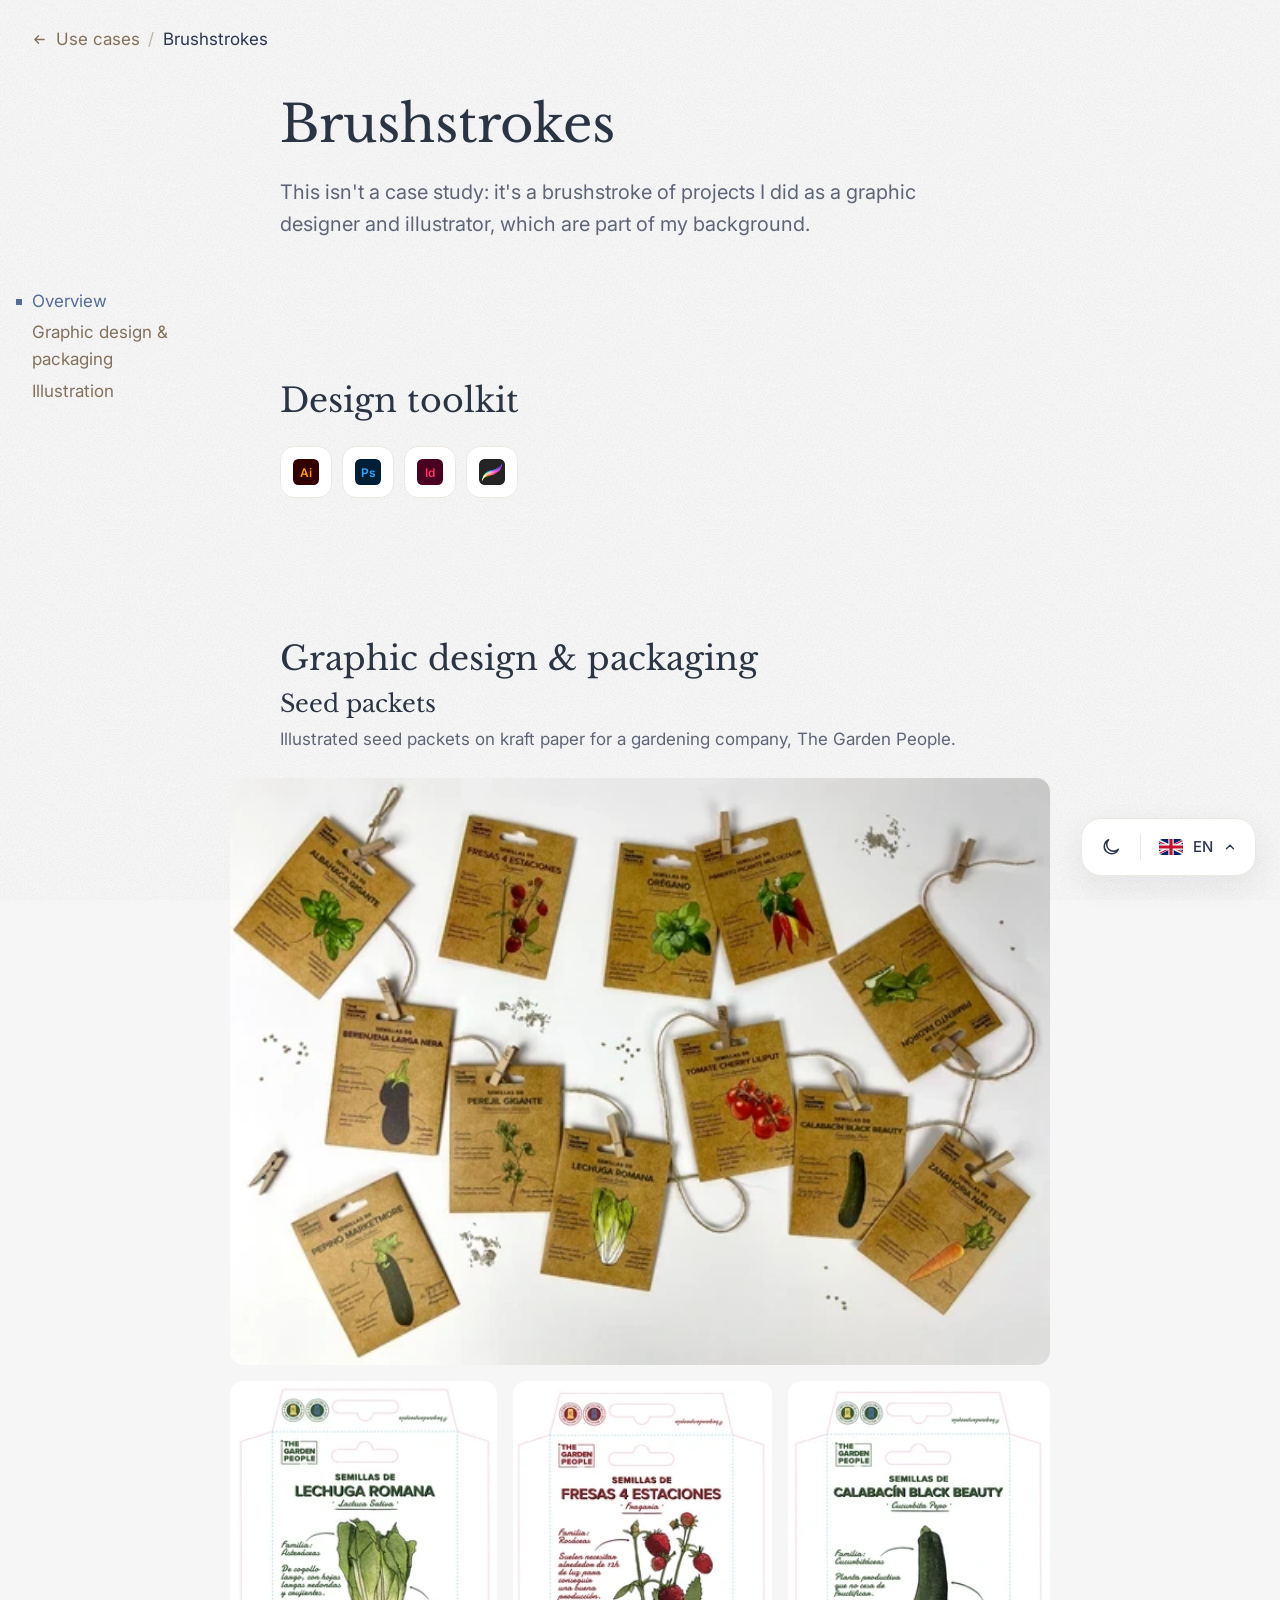
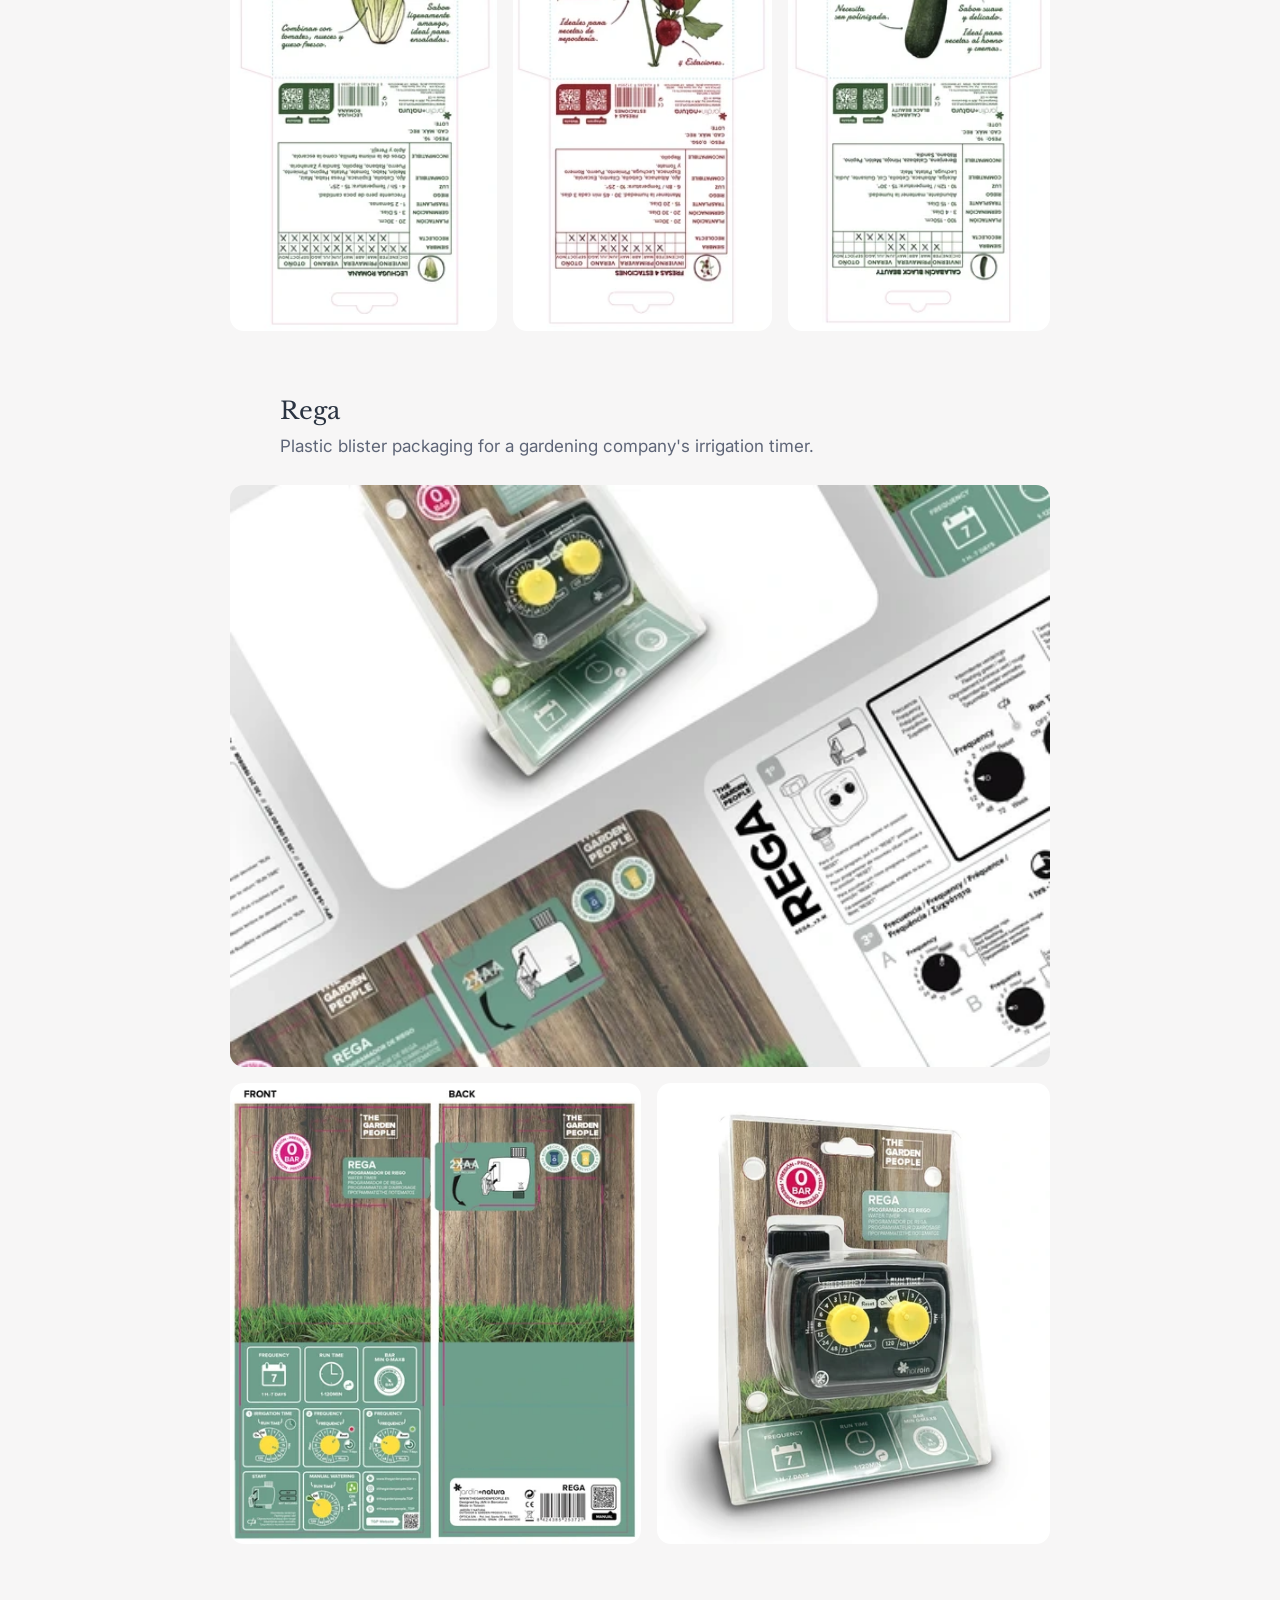
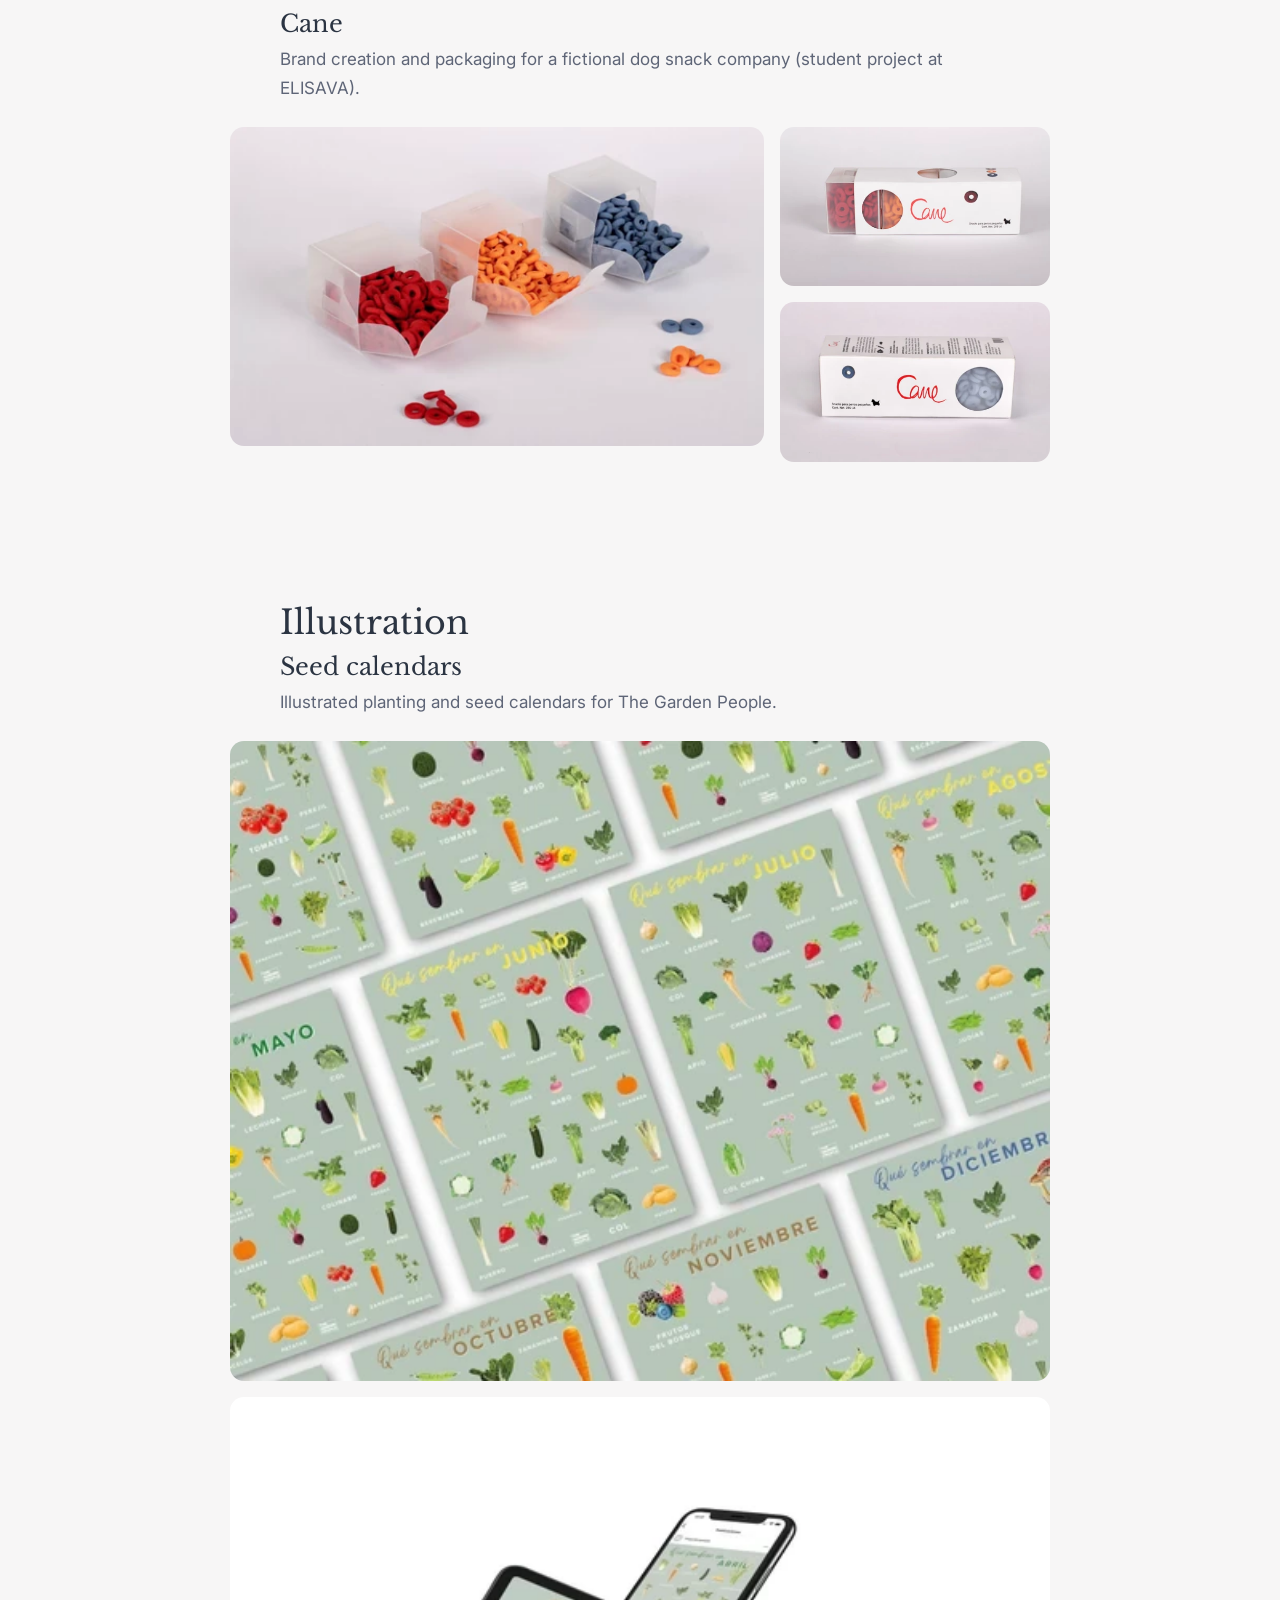
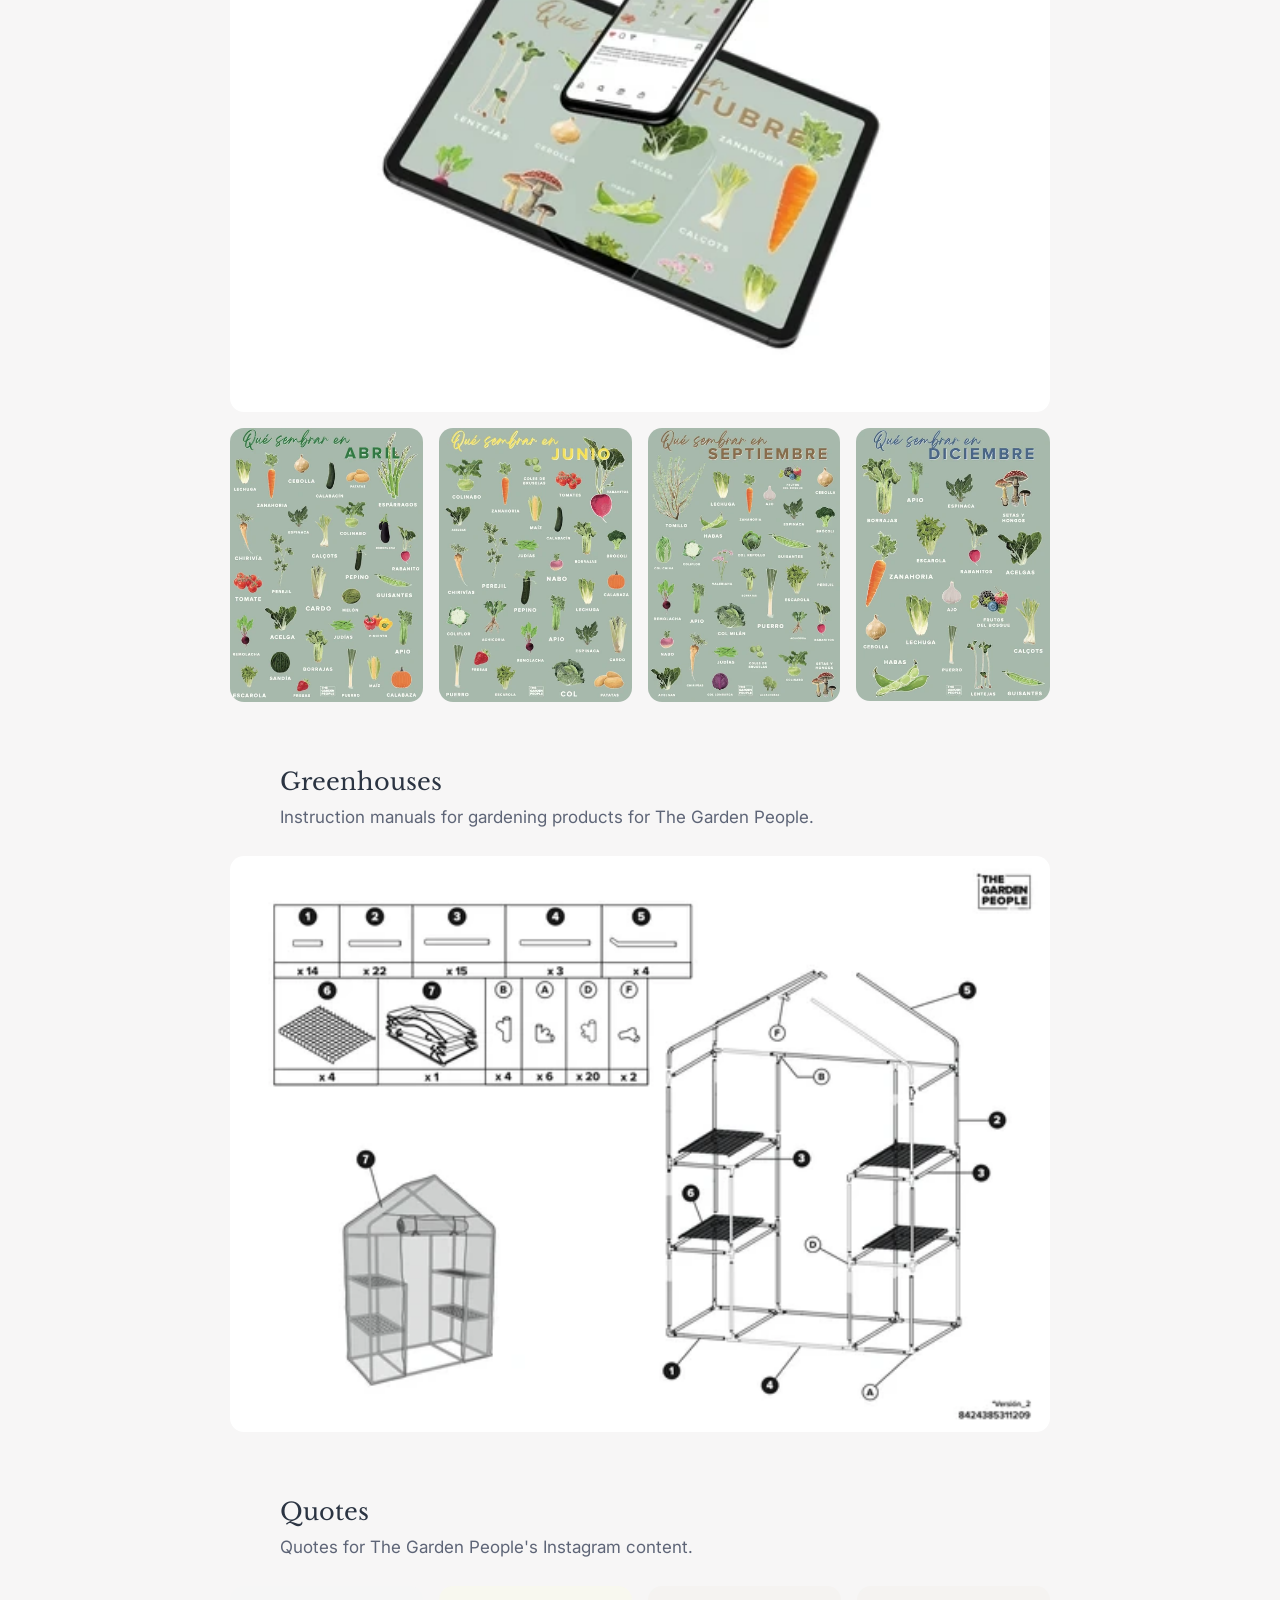
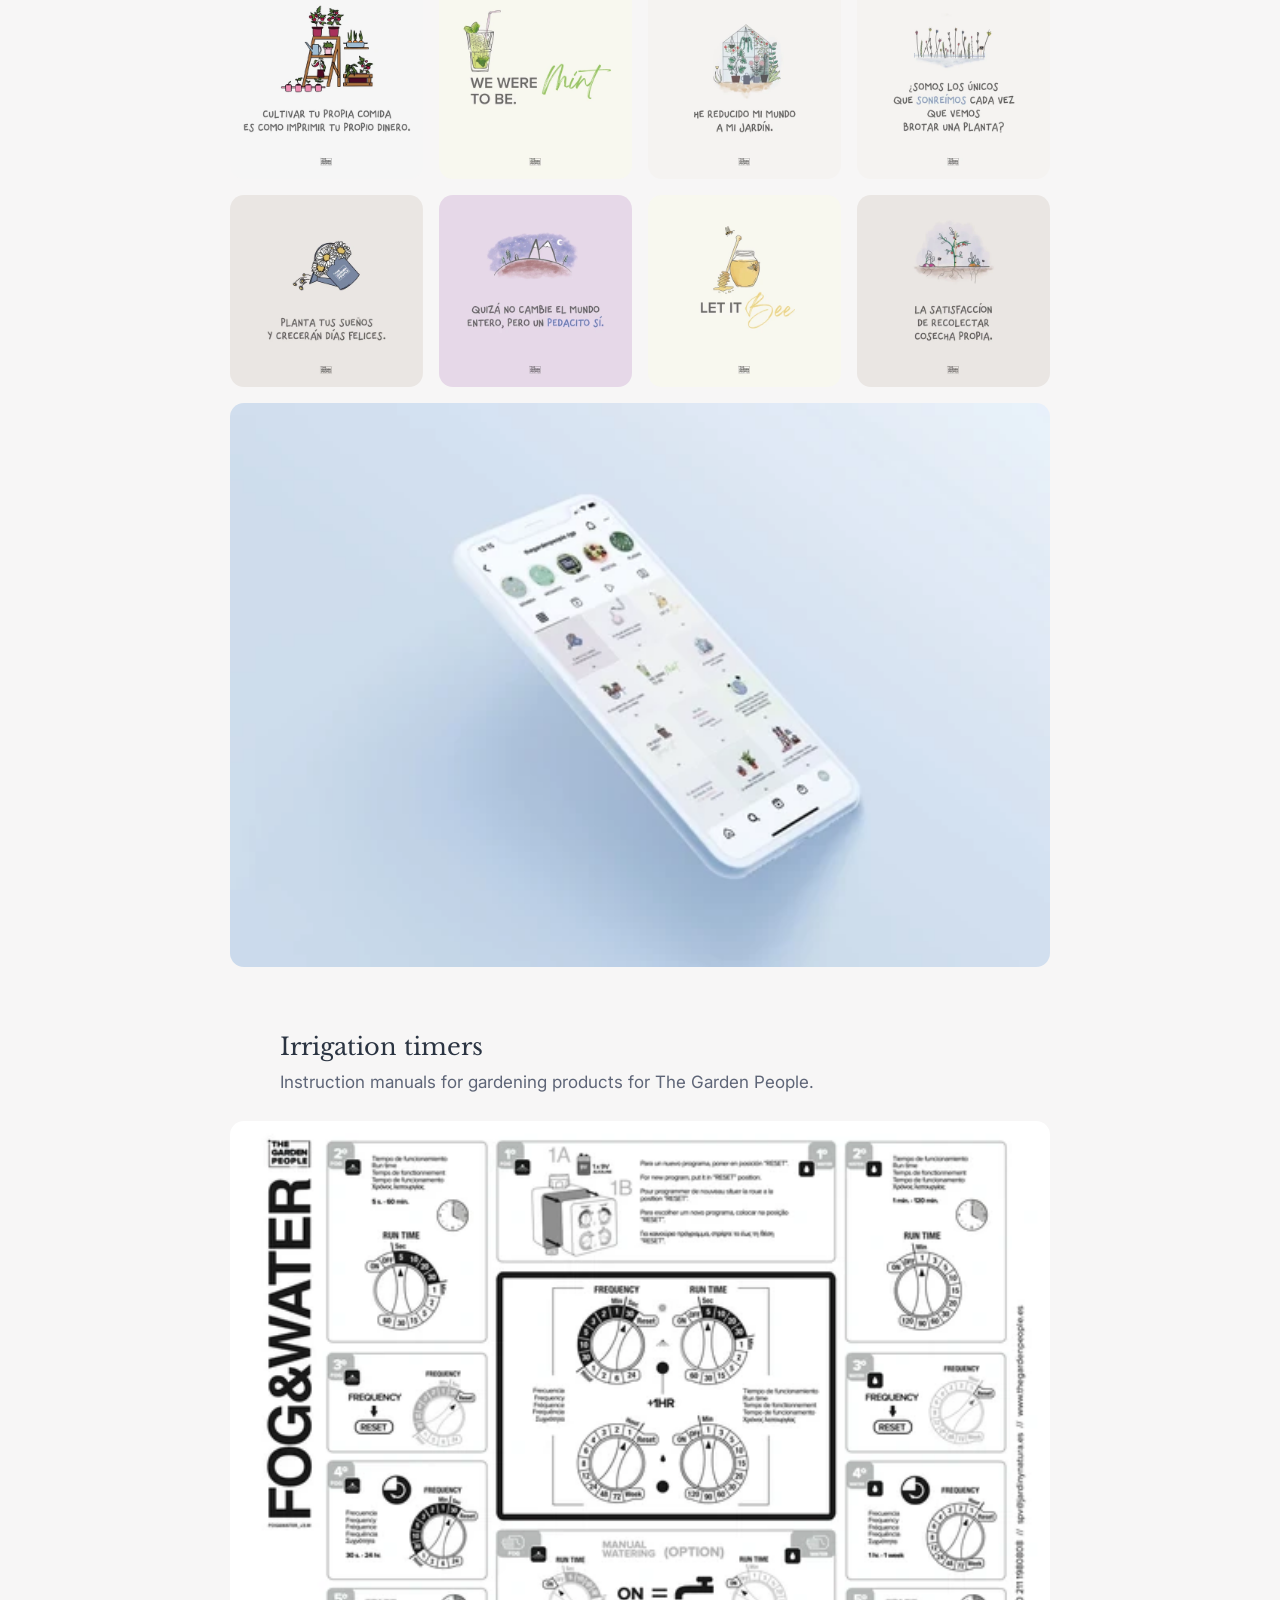
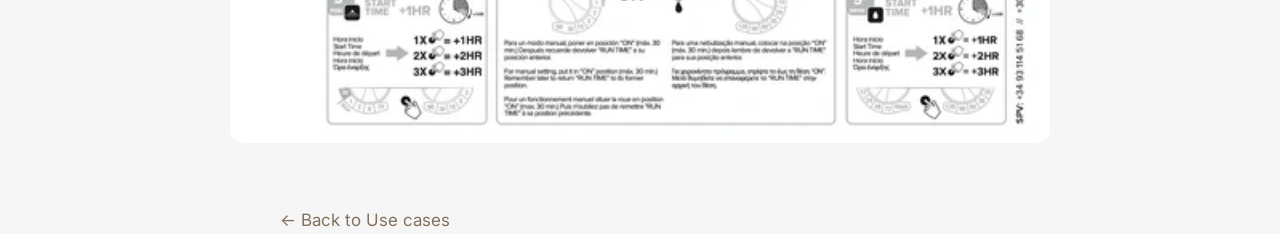
<file: brushstrokes.html>
<!doctype html>
<html lang="es">
<head>
  <meta charset="utf-8">
  <meta name="viewport" content="width=device-width, initial-scale=1">
  <!-- Textos en español aquí; catalán e inglés en textos.js (etiquetas "bs."). -->
  <title data-i18n="bs.pagina">Brushstrokes — Natalia Rodríguez</title>
  <meta name="description" content="Pinceladas de proyectos de diseño gráfico e ilustración de Natalia Rodríguez." data-i18n-content="bs.desc">
  <link rel="preconnect" href="https://fonts.googleapis.com">
  <link rel="preconnect" href="https://fonts.gstatic.com" crossorigin>
  <link href="https://fonts.googleapis.com/css2?family=Inter:wght@400;500;600&family=Libre+Baskerville:ital@0;1&display=swap" rel="stylesheet">
  <link rel="stylesheet" href="styles.css">
  <script>try{var t=localStorage.getItem("tema");if(t==="oscuro"||(!t&&matchMedia("(prefers-color-scheme: dark)").matches))document.documentElement.dataset.theme="dark"}catch(e){}</script>
</head>
<body>

  <div class="grain" aria-hidden="true"></div>
  <div class="cursor" aria-hidden="true"><span class="cursor__shape"></span><span class="cursor__label"></span></div>

  <aside class="sidebar">
    <a href="index.html#use-cases" class="sidebar__name crumb">
      <svg viewBox="0 0 16 16" width="15" height="15" fill="none" stroke="currentColor" stroke-width="1.4" stroke-linecap="round" stroke-linejoin="round"><path d="M13 8H3M7 4L3 8l4 4"/></svg>
      <span data-i18n="nav.usecases">Casos de uso</span> <span class="slash">/</span> <b>Brushstrokes</b>
    </a>
    <nav class="sidebar__nav case-nav">
      <a href="#resumen" class="is-active" data-i18n="bs.n.resumen">Resumen</a>
      <a href="#packaging" data-i18n="bs.n.packaging">Diseño gráfico y packaging</a>
      <a href="#ilus" data-i18n="bs.n.ilus">Ilustración</a>
    </nav>
  </aside>

  <main class="content pcase">

    <!-- ===================== RESUMEN ===================== -->
    <section id="resumen" class="pc-narrow" data-section>
      <h1 class="pc-title reveal">Brushstrokes</h1>
      <p class="pc-lead reveal" data-i18n="bs.intro">Esto no es un caso de estudio: es una pincelada de proyectos que hice como diseñadora gráfica e ilustradora y que forman parte de mi trayectoria.</p>
    </section>

    <!-- ===================== HERRAMIENTAS DE DISEÑO ===================== -->
    <section id="toolkit" class="pc-section pc-narrow">
      <h2 class="pc-h2 reveal" data-i18n="bs.h.toolkit">Herramientas de diseño</h2>
      <ul class="tools pc-toolkit reveal">
        <li class="tool" role="img" aria-label="Illustrator" data-tooltip="Illustrator"><svg viewBox="0 0 24 24"><rect width="24" height="24" rx="5" fill="#330000"/><text x="12" y="16.2" text-anchor="middle" font-family="Inter, sans-serif" font-weight="600" font-size="11" fill="#FF9A00">Ai</text></svg></li>
        <li class="tool" role="img" aria-label="Photoshop" data-tooltip="Photoshop"><svg viewBox="0 0 24 24"><rect width="24" height="24" rx="5" fill="#001E36"/><text x="12" y="16.2" text-anchor="middle" font-family="Inter, sans-serif" font-weight="600" font-size="11" fill="#31A8FF">Ps</text></svg></li>
        <li class="tool" role="img" aria-label="InDesign" data-tooltip="InDesign"><svg viewBox="0 0 24 24"><rect width="24" height="24" rx="5" fill="#49021F"/><text x="12" y="16.2" text-anchor="middle" font-family="Inter, sans-serif" font-weight="600" font-size="11" fill="#FF3366">Id</text></svg></li>
        <li class="tool" role="img" aria-label="Procreate" data-tooltip="Procreate"><img src="images/tools/procreate.png" alt="" width="26" height="26"></li>
      </ul>
    </section>

    <!-- ===================== DISEÑO GRÁFICO Y PACKAGING =====================
         Cada <article> es un proyecto. Cada <div class="bs-row"> es una fila de imágenes a la misma altura -->
    <section id="packaging" class="pc-section" data-section>
      <div class="pc-narrow"><h2 class="pc-h2 reveal" data-i18n="bs.h.packaging">Diseño gráfico y packaging</h2></div>
      <article class="bs-project">
        <div class="pc-narrow">
          <h3 class="pc-h3 reveal" data-i18n="bs.semillas">Sobres de semillas</h3>
          <p class="pc-text reveal" data-i18n="bs.semillas.t">Diseño de sobres de semillas ilustrados en papel kraft para una empresa de jardinería, The Garden People.</p>
        </div>
        <div class="pc-wide bs-rows">
          <div class="bs-row reveal"><div class="bs-cell" style="flex: 1.3951"><img src="images/brushstrokes/semillas.webp" width="512" height="367" loading="lazy" alt="Sobres de semillas"></div></div>
          <div class="bs-row reveal"><div class="bs-cell" style="flex: 0.4844"><img src="images/brushstrokes/semillas-2.webp" width="248" height="512" loading="lazy" alt="Sobres de semillas"></div><div class="bs-cell" style="flex: 0.4707"><img src="images/brushstrokes/semillas-3.webp" width="241" height="512" loading="lazy" alt="Sobres de semillas"></div><div class="bs-cell" style="flex: 0.4766"><img src="images/brushstrokes/semillas-4.webp" width="244" height="512" loading="lazy" alt="Sobres de semillas"></div></div>
        </div>
      </article>
      <article class="bs-project">
        <div class="pc-narrow">
          <h3 class="pc-h3 reveal" data-i18n="bs.rega">Rega</h3>
          <p class="pc-text reveal" data-i18n="bs.rega.t">Blíster de plástico para el programador de riego de una empresa de jardinería.</p>
        </div>
        <div class="pc-wide bs-rows">
          <div class="bs-row reveal"><div class="bs-cell" style="flex: 1.4066"><img src="images/brushstrokes/rega.webp" width="512" height="364" loading="lazy" alt="Rega"></div></div>
          <div class="bs-row reveal"><div class="bs-cell" style="flex: 0.8906"><img src="images/brushstrokes/rega-3.webp" width="456" height="512" loading="lazy" alt="Rega"></div><div class="bs-cell" style="flex: 0.8535"><img src="images/brushstrokes/rega-2.webp" width="437" height="512" loading="lazy" alt="Rega"></div></div>
        </div>
      </article>
      <article class="bs-project">
        <div class="pc-narrow">
          <h3 class="pc-h3 reveal" data-i18n="bs.cane">Cane</h3>
          <p class="pc-text reveal" data-i18n="bs.cane.t">Creación de marca y packaging para una empresa ficticia de snacks para perros (proyecto de estudios en ELISAVA).</p>
        </div>
        <div class="pc-wide bs-rows">
          <div class="bs-row reveal"><div class="bs-cell" style="flex: 1.6732"><img src="images/brushstrokes/cane-2.webp" width="512" height="306" loading="lazy" alt="Cane"></div><div class="bs-stack" style="flex: 0.8449"><img src="images/brushstrokes/cane.webp" width="512" height="303" loading="lazy" alt="Cane"><img src="images/brushstrokes/cane-3.webp" width="512" height="303" loading="lazy" alt="Cane"></div></div>
        </div>
      </article>
    </section>

    <!-- ===================== ILUSTRACIÓN ===================== -->
    <section id="ilus" class="pc-section pc-last" data-section>
      <div class="pc-narrow"><h2 class="pc-h2 reveal" data-i18n="bs.h.ilus">Ilustración</h2></div>
      <article class="bs-project">
        <div class="pc-narrow">
          <h3 class="pc-h3 reveal" data-i18n="bs.calendarios">Calendarios de siembra</h3>
          <p class="pc-text reveal" data-i18n="bs.calendarios.t">Calendarios ilustrados de siembra y plantación para The Garden People.</p>
        </div>
        <div class="pc-wide bs-rows">
          <div class="bs-row reveal"><div class="bs-cell" style="flex: 1.2800"><img src="images/brushstrokes/calendarios.webp" width="512" height="400" loading="lazy" alt="Calendarios de siembra"></div></div>
          <div class="bs-row reveal"><div class="bs-cell" style="flex: 1.3333"><img src="images/brushstrokes/calendarios-6.webp" width="512" height="384" loading="lazy" alt="Calendarios de siembra"></div></div>
          <div class="bs-row reveal"><div class="bs-cell" style="flex: 0.7051"><img src="images/brushstrokes/calendarios-2.webp" width="361" height="512" loading="lazy" alt="Calendarios de siembra"></div><div class="bs-cell" style="flex: 0.7031"><img src="images/brushstrokes/calendarios-3.webp" width="360" height="512" loading="lazy" alt="Calendarios de siembra"></div><div class="bs-cell" style="flex: 0.7012"><img src="images/brushstrokes/calendarios-4.webp" width="359" height="512" loading="lazy" alt="Calendarios de siembra"></div><div class="bs-cell" style="flex: 0.7070"><img src="images/brushstrokes/calendarios-5.webp" width="362" height="512" loading="lazy" alt="Calendarios de siembra"></div></div>
        </div>
      </article>
      <article class="bs-project">
        <div class="pc-narrow">
          <h3 class="pc-h3 reveal" data-i18n="bs.invernaderos">Invernaderos</h3>
          <p class="pc-text reveal" data-i18n="bs.invernaderos.t">Manuales de instrucciones de productos de jardinería para The Garden People.</p>
        </div>
        <div class="pc-wide bs-rows">
          <div class="bs-row reveal"><div class="bs-cell" style="flex: 1.4222"><img src="images/brushstrokes/invernaderos.webp" width="512" height="360" loading="lazy" alt="Invernaderos"></div></div>
        </div>
      </article>
      <article class="bs-project">
        <div class="pc-narrow">
          <h3 class="pc-h3 reveal" data-i18n="bs.quotes">Quotes</h3>
          <p class="pc-text reveal" data-i18n="bs.quotes.t">Frases para el contenido de Instagram de The Garden People.</p>
        </div>
        <div class="pc-wide bs-rows">
          <div class="bs-row reveal"><div class="bs-cell" style="flex: 1.0000"><img src="images/brushstrokes/quotes-2.webp" width="512" height="512" loading="lazy" alt="Quotes"></div><div class="bs-cell" style="flex: 1.0000"><img src="images/brushstrokes/quotes-3.webp" width="512" height="512" loading="lazy" alt="Quotes"></div><div class="bs-cell" style="flex: 1.0000"><img src="images/brushstrokes/quotes-4.webp" width="512" height="512" loading="lazy" alt="Quotes"></div><div class="bs-cell" style="flex: 1.0000"><img src="images/brushstrokes/quotes-5.webp" width="512" height="512" loading="lazy" alt="Quotes"></div></div>
          <div class="bs-row reveal"><div class="bs-cell" style="flex: 1.0000"><img src="images/brushstrokes/quotes-6.webp" width="512" height="512" loading="lazy" alt="Quotes"></div><div class="bs-cell" style="flex: 1.0000"><img src="images/brushstrokes/quotes-7.webp" width="512" height="512" loading="lazy" alt="Quotes"></div><div class="bs-cell" style="flex: 1.0000"><img src="images/brushstrokes/quotes-8.webp" width="512" height="512" loading="lazy" alt="Quotes"></div><div class="bs-cell" style="flex: 1.0000"><img src="images/brushstrokes/quotes-9.webp" width="512" height="512" loading="lazy" alt="Quotes"></div></div>
          <div class="bs-row reveal"><div class="bs-cell" style="flex: 1.4545"><img src="images/brushstrokes/quotes.webp" width="512" height="352" loading="lazy" alt="Quotes"></div></div>
        </div>
      </article>
      <article class="bs-project">
        <div class="pc-narrow">
          <h3 class="pc-h3 reveal" data-i18n="bs.riego">Programadores de riego</h3>
          <p class="pc-text reveal" data-i18n="bs.riego.t">Manuales de instrucciones de productos de jardinería para The Garden People.</p>
        </div>
        <div class="pc-wide bs-rows">
          <div class="bs-row reveal"><div class="bs-cell" style="flex: 1.3162"><img src="images/brushstrokes/riego.webp" width="512" height="389" loading="lazy" alt="Programadores de riego"></div></div>
        </div>
      </article>
      <div class="pc-narrow"><a class="back-link" href="index.html#use-cases" data-i18n="bs.volver">← Volver a Casos de uso</a></div>
    </section>

  </main>

  <script src="textos.js"></script>
  <script src="script.js"></script>
</body>
</html>
</file>
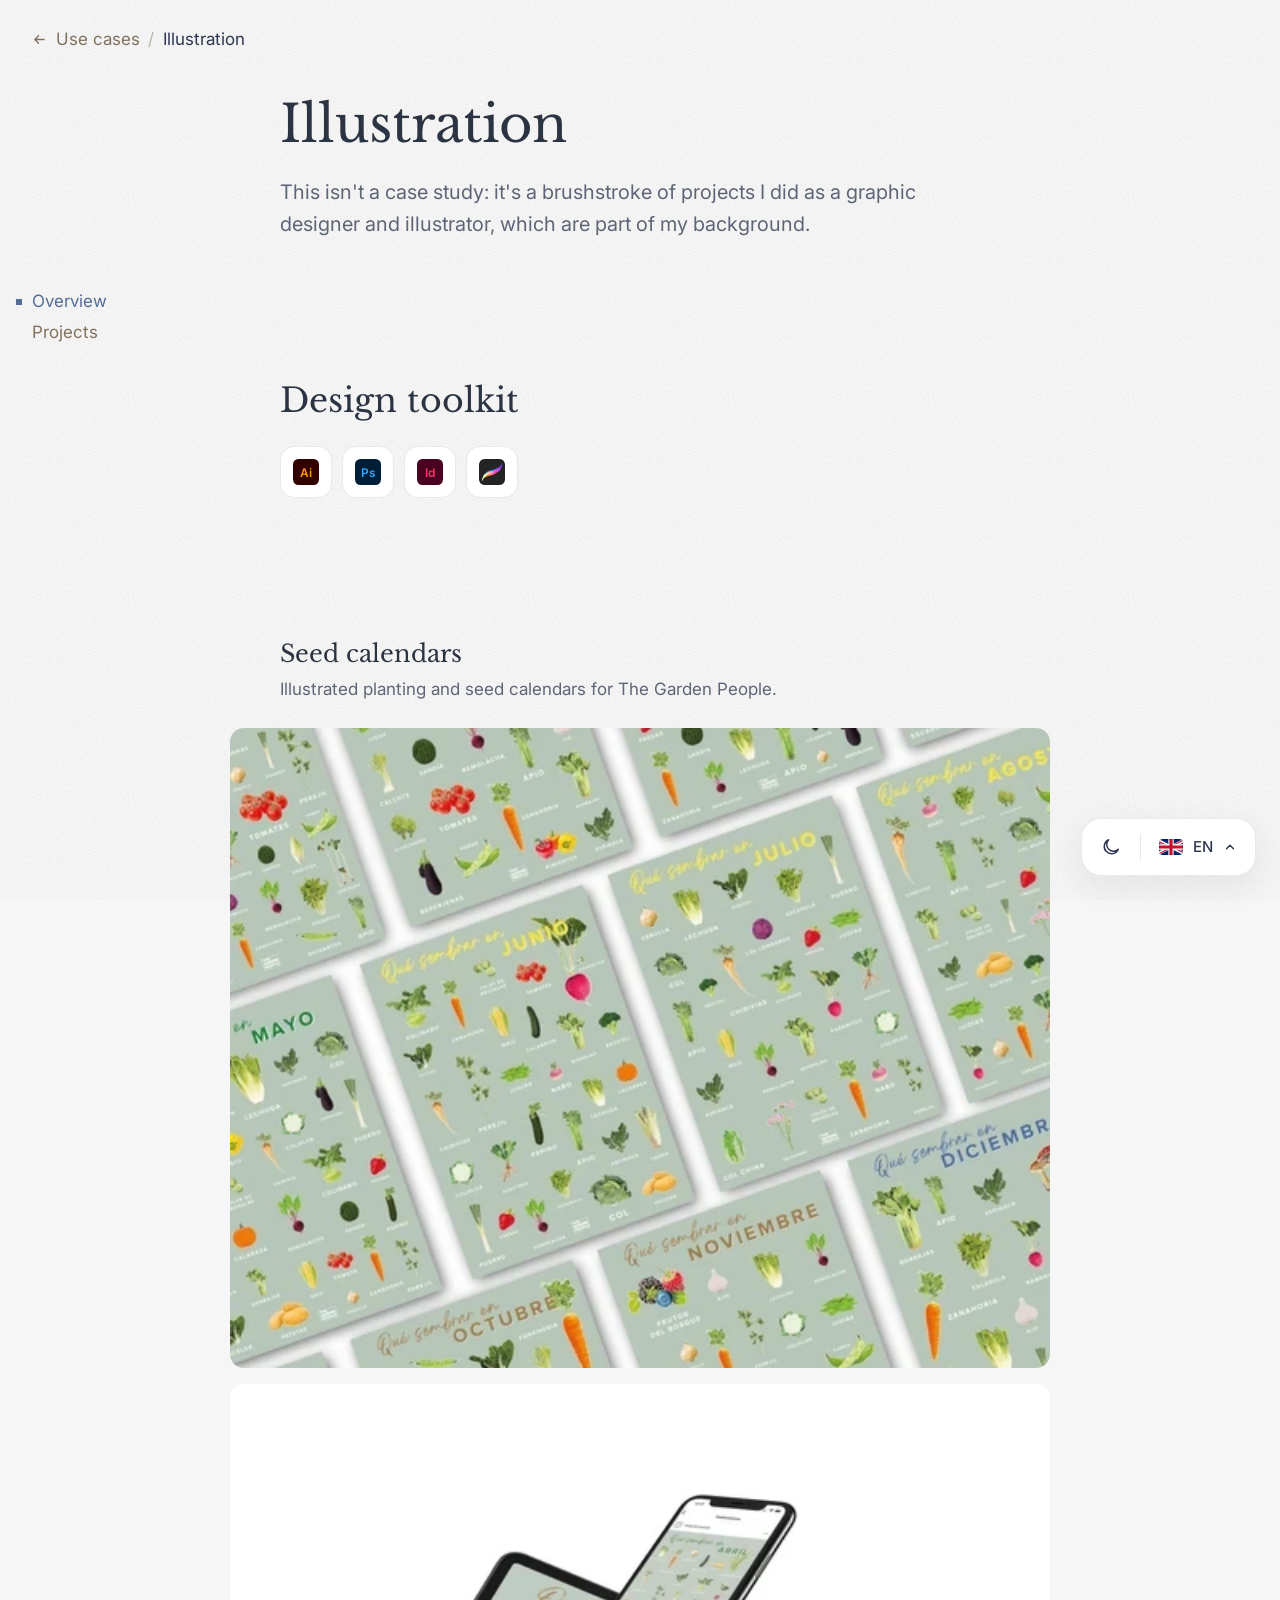
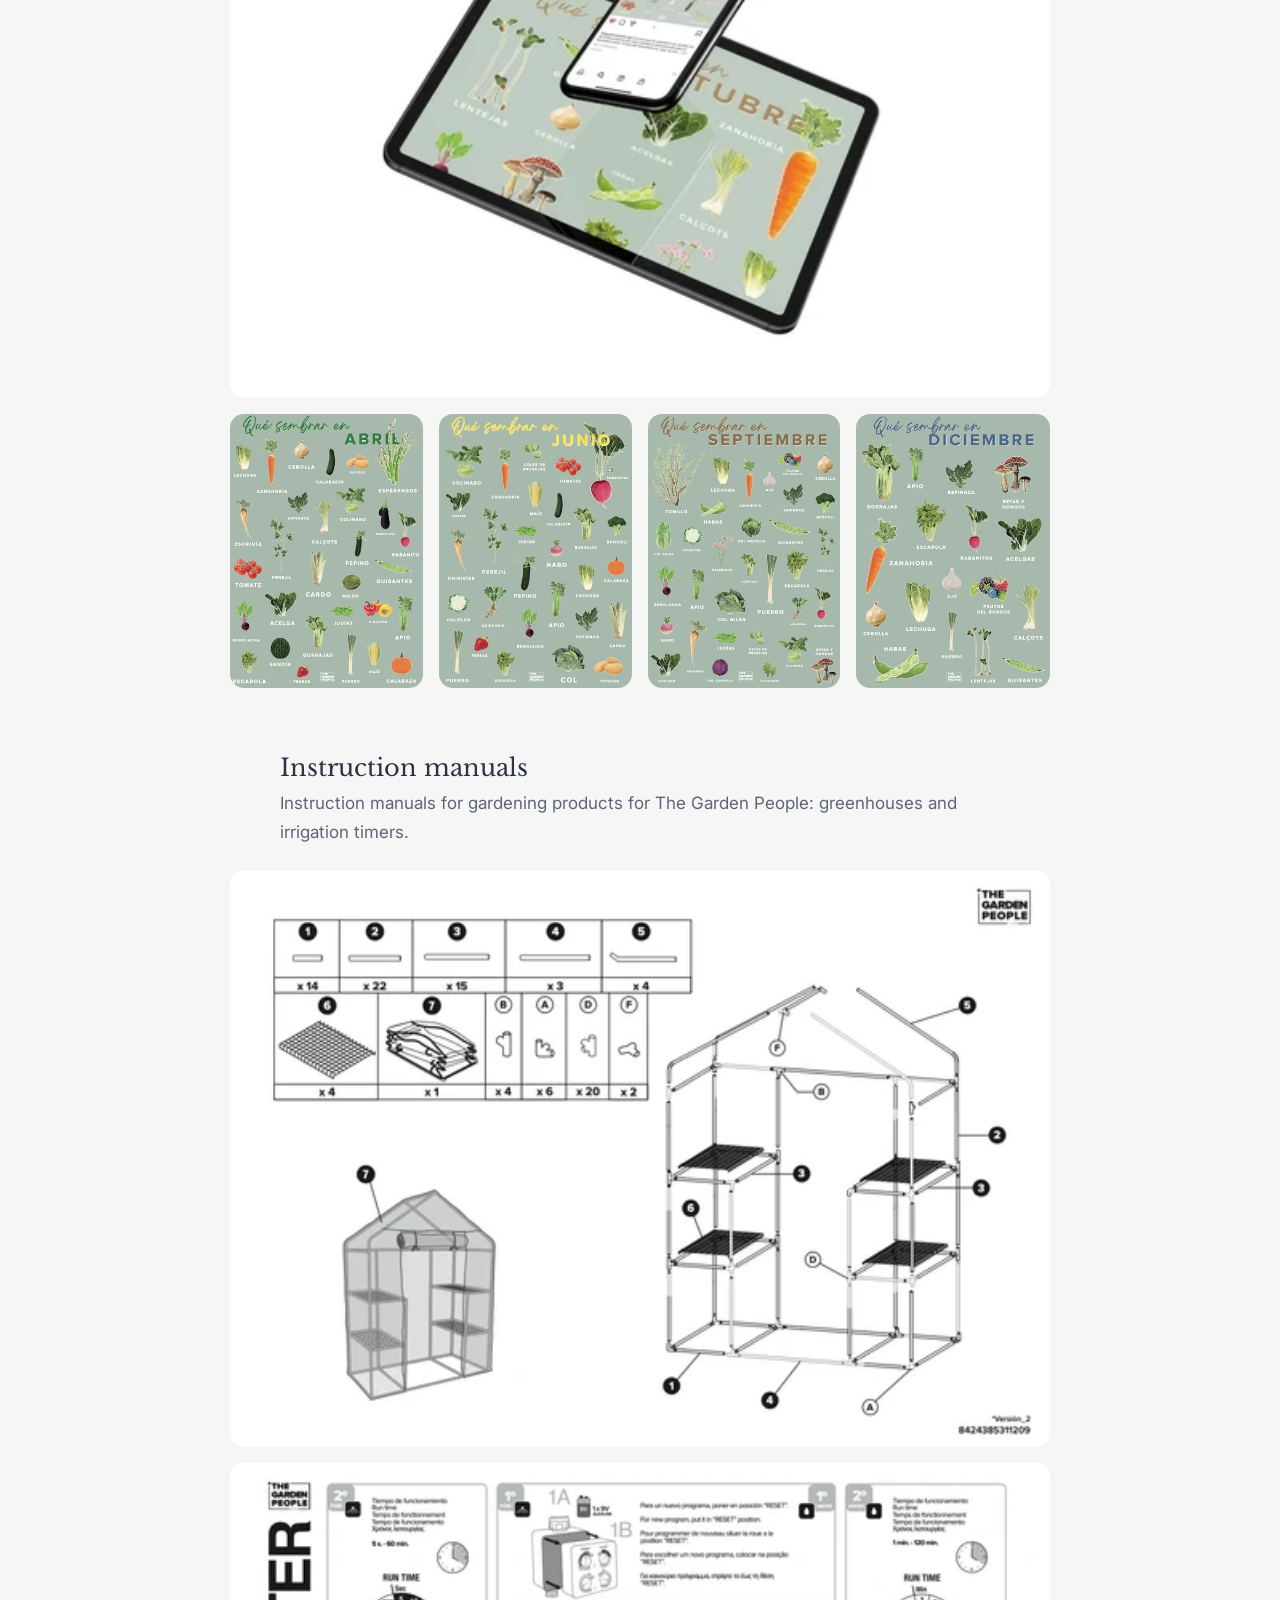
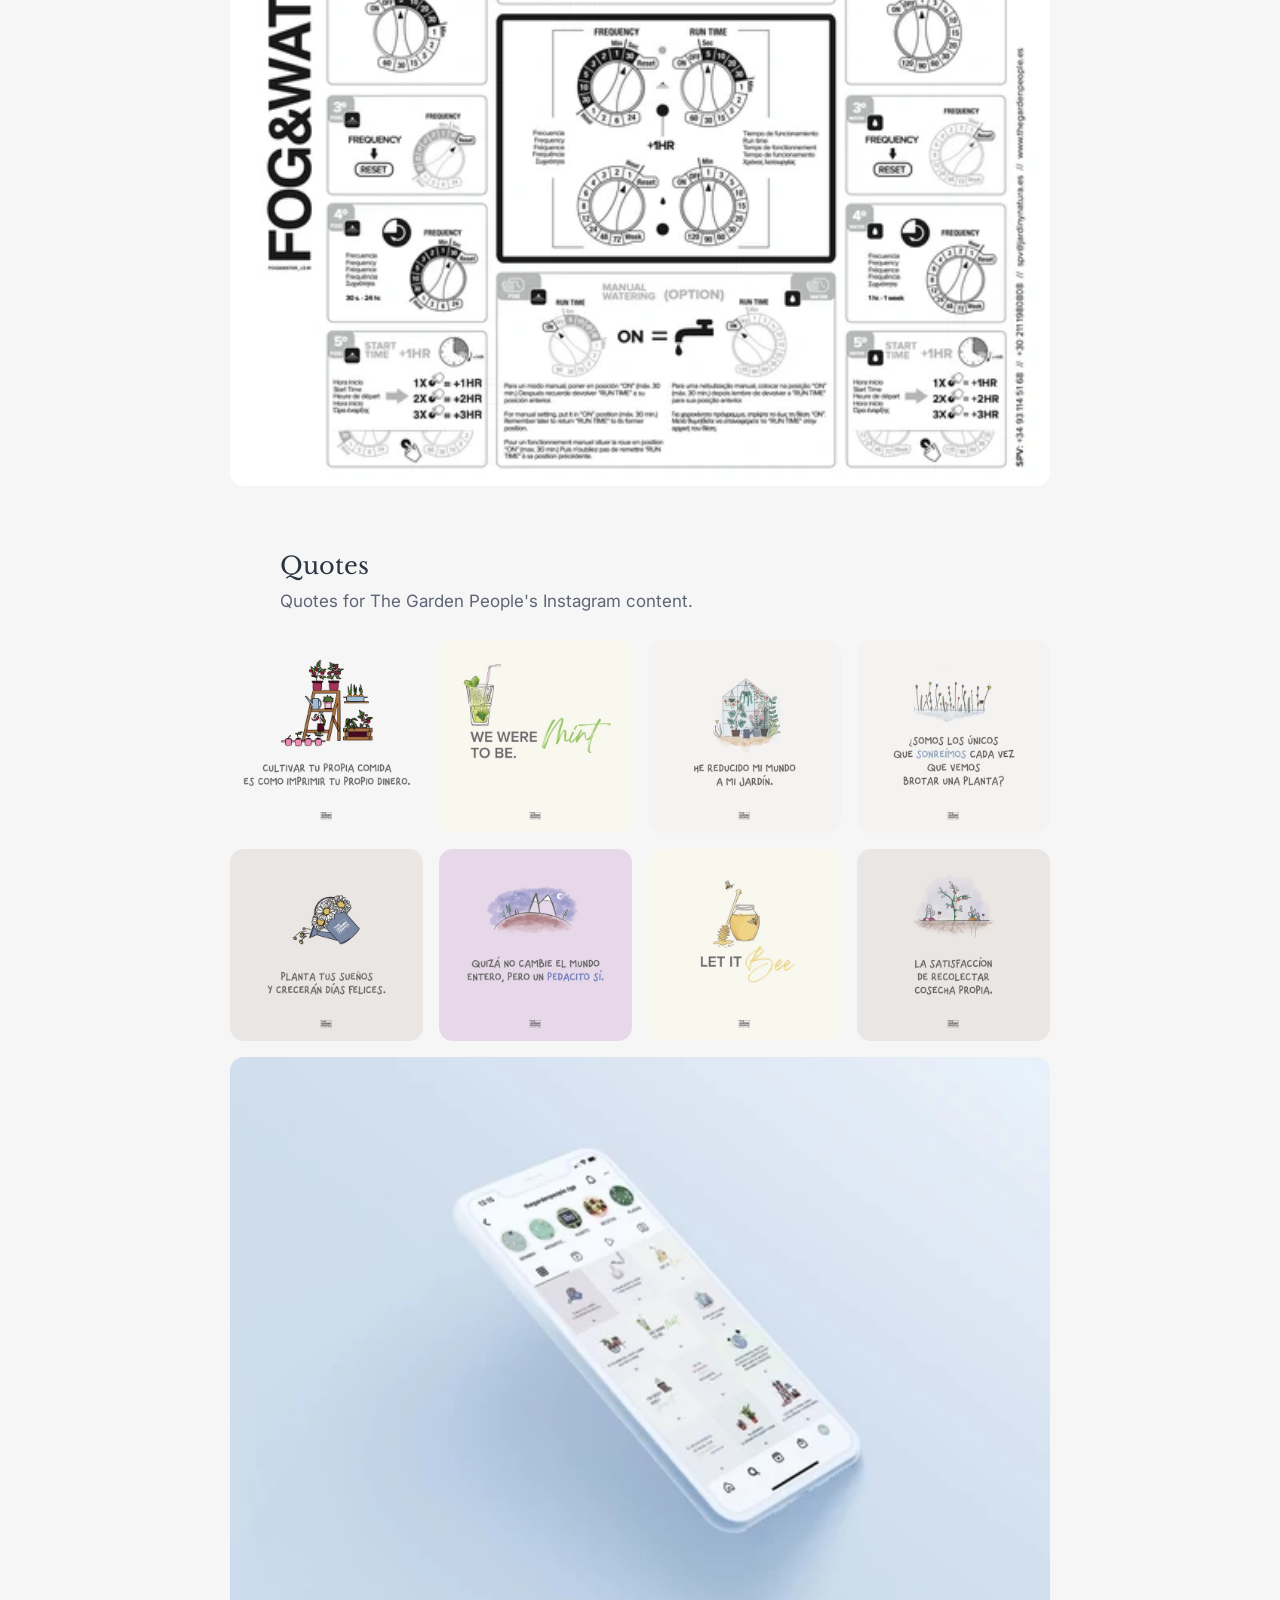
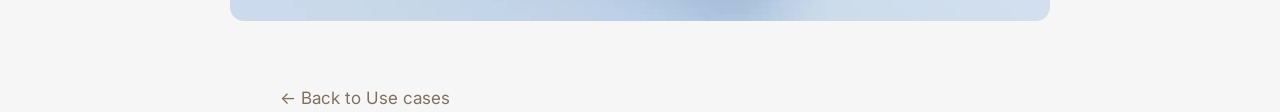
<file: ilustracion.html>
<!doctype html>
<html lang="es">
<head>
  <meta charset="utf-8">
  <meta name="viewport" content="width=device-width, initial-scale=1">
  <!-- Textos en español aquí; catalán e inglés en textos.js (etiquetas "bs."). -->
  <title data-i18n="il.pagina">Ilustración — Natalia Rodríguez</title>
  <meta name="description" content="Pinceladas de proyectos de diseño gráfico e ilustración de Natalia Rodríguez." data-i18n-content="bs.desc">
  <link rel="preconnect" href="https://fonts.googleapis.com">
  <link rel="preconnect" href="https://fonts.gstatic.com" crossorigin>
  <link href="https://fonts.googleapis.com/css2?family=Inter:wght@400;500;600&family=Libre+Baskerville:ital@0;1&display=swap" rel="stylesheet">
  <link rel="stylesheet" href="styles.css">
  <script>try{var t=localStorage.getItem("tema");if(t==="oscuro"||(!t&&matchMedia("(prefers-color-scheme: dark)").matches))document.documentElement.dataset.theme="dark"}catch(e){}</script>
</head>
<body>

  <div class="grain" aria-hidden="true"></div>
  <div class="cursor" aria-hidden="true"><span class="cursor__shape"></span><span class="cursor__label"></span></div>

  <aside class="sidebar">
    <a href="index.html#use-cases" class="sidebar__name crumb">
      <svg viewBox="0 0 16 16" width="15" height="15" fill="none" stroke="currentColor" stroke-width="1.4" stroke-linecap="round" stroke-linejoin="round"><path d="M13 8H3M7 4L3 8l4 4"/></svg>
      <span data-i18n="nav.usecases">Casos de uso</span> <span class="slash">/</span> <b data-i18n="bs.h.ilus">Ilustración</b>
    </a>
    <nav class="sidebar__nav case-nav">
      <a href="#resumen" class="is-active" data-i18n="bs.n.resumen">Resumen</a>
      <a href="#ilus" data-i18n="bs.n.proyectos">Proyectos</a>
    </nav>
  </aside>

  <main class="content pcase">

    <!-- ===================== RESUMEN ===================== -->
    <section id="resumen" class="pc-narrow" data-section>
      <h1 class="pc-title reveal" data-i18n="bs.h.ilus">Ilustración</h1>
      <p class="pc-lead reveal" data-i18n="bs.intro">Esto no es un caso de estudio: es una pincelada de proyectos que hice como diseñadora gráfica e ilustradora y que forman parte de mi trayectoria.</p>
    </section>

    <!-- ===================== HERRAMIENTAS DE DISEÑO ===================== -->
    <section id="toolkit" class="pc-section pc-narrow">
      <h2 class="pc-h2 reveal" data-i18n="bs.h.toolkit">Herramientas de diseño</h2>
      <ul class="tools pc-toolkit reveal">
        <li class="tool" role="img" aria-label="Illustrator" data-tooltip="Illustrator"><svg viewBox="0 0 24 24"><rect width="24" height="24" rx="5" fill="#330000"/><text x="12" y="16.2" text-anchor="middle" font-family="Inter, sans-serif" font-weight="600" font-size="11" fill="#FF9A00">Ai</text></svg></li>
        <li class="tool" role="img" aria-label="Photoshop" data-tooltip="Photoshop"><svg viewBox="0 0 24 24"><rect width="24" height="24" rx="5" fill="#001E36"/><text x="12" y="16.2" text-anchor="middle" font-family="Inter, sans-serif" font-weight="600" font-size="11" fill="#31A8FF">Ps</text></svg></li>
        <li class="tool" role="img" aria-label="InDesign" data-tooltip="InDesign"><svg viewBox="0 0 24 24"><rect width="24" height="24" rx="5" fill="#49021F"/><text x="12" y="16.2" text-anchor="middle" font-family="Inter, sans-serif" font-weight="600" font-size="11" fill="#FF3366">Id</text></svg></li>
        <li class="tool" role="img" aria-label="Procreate" data-tooltip="Procreate"><img src="images/tools/procreate.png" alt="" width="26" height="26"></li>
      </ul>
    </section>

    <!-- ===================== DISEÑO GRÁFICO Y PACKAGING =====================
         Cada <article> es un proyecto. Cada <div class="bs-row"> es una fila de imágenes a la misma altura -->
    <section id="ilus" class="pc-section pc-last" data-section>
      <article class="bs-project">
        <div class="pc-narrow">
          <h3 class="pc-h3 reveal" data-i18n="bs.calendarios">Calendarios de siembra</h3>
          <p class="pc-text reveal" data-i18n="bs.calendarios.t">Calendarios ilustrados de siembra y plantación para The Garden People.</p>
        </div>
        <div class="pc-wide bs-rows">
          <div class="bs-row reveal"><div class="bs-cell" style="flex: 1.2800"><img src="images/brushstrokes/calendarios.webp" width="512" height="400" loading="lazy" alt="Calendarios de siembra"></div></div>
          <div class="bs-row reveal"><div class="bs-cell" style="flex: 1.3333"><img src="images/brushstrokes/calendarios-6.webp" width="512" height="384" loading="lazy" alt="Calendarios de siembra"></div></div>
          <div class="bs-row reveal"><div class="bs-cell" style="flex: 0.7051"><img src="images/brushstrokes/calendarios-2.webp" width="361" height="512" loading="lazy" alt="Calendarios de siembra"></div><div class="bs-cell" style="flex: 0.7031"><img src="images/brushstrokes/calendarios-3.webp" width="360" height="512" loading="lazy" alt="Calendarios de siembra"></div><div class="bs-cell" style="flex: 0.7012"><img src="images/brushstrokes/calendarios-4.webp" width="359" height="512" loading="lazy" alt="Calendarios de siembra"></div><div class="bs-cell" style="flex: 0.7070"><img src="images/brushstrokes/calendarios-5.webp" width="362" height="512" loading="lazy" alt="Calendarios de siembra"></div></div>
        </div>
      </article>
      <article class="bs-project">
        <div class="pc-narrow">
          <h3 class="pc-h3 reveal" data-i18n="bs.manuales">Manuales de instrucciones</h3>
          <p class="pc-text reveal" data-i18n="bs.manuales.t">Manuales de instrucciones de productos de jardinería para The Garden People: invernaderos y programadores de riego.</p>
        </div>
        <div class="pc-wide bs-rows">
          <div class="bs-row reveal"><div class="bs-cell" style="flex: 1"><img src="images/brushstrokes/invernaderos.webp" width="512" height="360" loading="lazy" alt="Invernaderos"></div></div>
          <div class="bs-row reveal"><div class="bs-cell" style="flex: 1"><img src="images/brushstrokes/riego.webp" width="512" height="389" loading="lazy" alt="Programadores de riego"></div></div>
        </div>
      </article>
      <article class="bs-project">
        <div class="pc-narrow">
          <h3 class="pc-h3 reveal" data-i18n="bs.quotes">Quotes</h3>
          <p class="pc-text reveal" data-i18n="bs.quotes.t">Frases para el contenido de Instagram de The Garden People.</p>
        </div>
        <div class="pc-wide bs-rows">
          <div class="bs-row reveal"><div class="bs-cell" style="flex: 1.0000"><img src="images/brushstrokes/quotes-2.webp" width="512" height="512" loading="lazy" alt="Quotes"></div><div class="bs-cell" style="flex: 1.0000"><img src="images/brushstrokes/quotes-3.webp" width="512" height="512" loading="lazy" alt="Quotes"></div><div class="bs-cell" style="flex: 1.0000"><img src="images/brushstrokes/quotes-4.webp" width="512" height="512" loading="lazy" alt="Quotes"></div><div class="bs-cell" style="flex: 1.0000"><img src="images/brushstrokes/quotes-5.webp" width="512" height="512" loading="lazy" alt="Quotes"></div></div>
          <div class="bs-row reveal"><div class="bs-cell" style="flex: 1.0000"><img src="images/brushstrokes/quotes-6.webp" width="512" height="512" loading="lazy" alt="Quotes"></div><div class="bs-cell" style="flex: 1.0000"><img src="images/brushstrokes/quotes-7.webp" width="512" height="512" loading="lazy" alt="Quotes"></div><div class="bs-cell" style="flex: 1.0000"><img src="images/brushstrokes/quotes-8.webp" width="512" height="512" loading="lazy" alt="Quotes"></div><div class="bs-cell" style="flex: 1.0000"><img src="images/brushstrokes/quotes-9.webp" width="512" height="512" loading="lazy" alt="Quotes"></div></div>
          <div class="bs-row reveal"><div class="bs-cell" style="flex: 1.4545"><img src="images/brushstrokes/quotes.webp" width="512" height="352" loading="lazy" alt="Quotes"></div></div>
        </div>
      </article>
      <div class="pc-narrow"><a class="back-link" href="index.html#use-cases" data-i18n="bs.volver">← Volver a Casos de uso</a></div>
    </section>

  </main>

  <script src="textos.js"></script>
  <script src="script.js"></script>
</body>
</html>
</file>
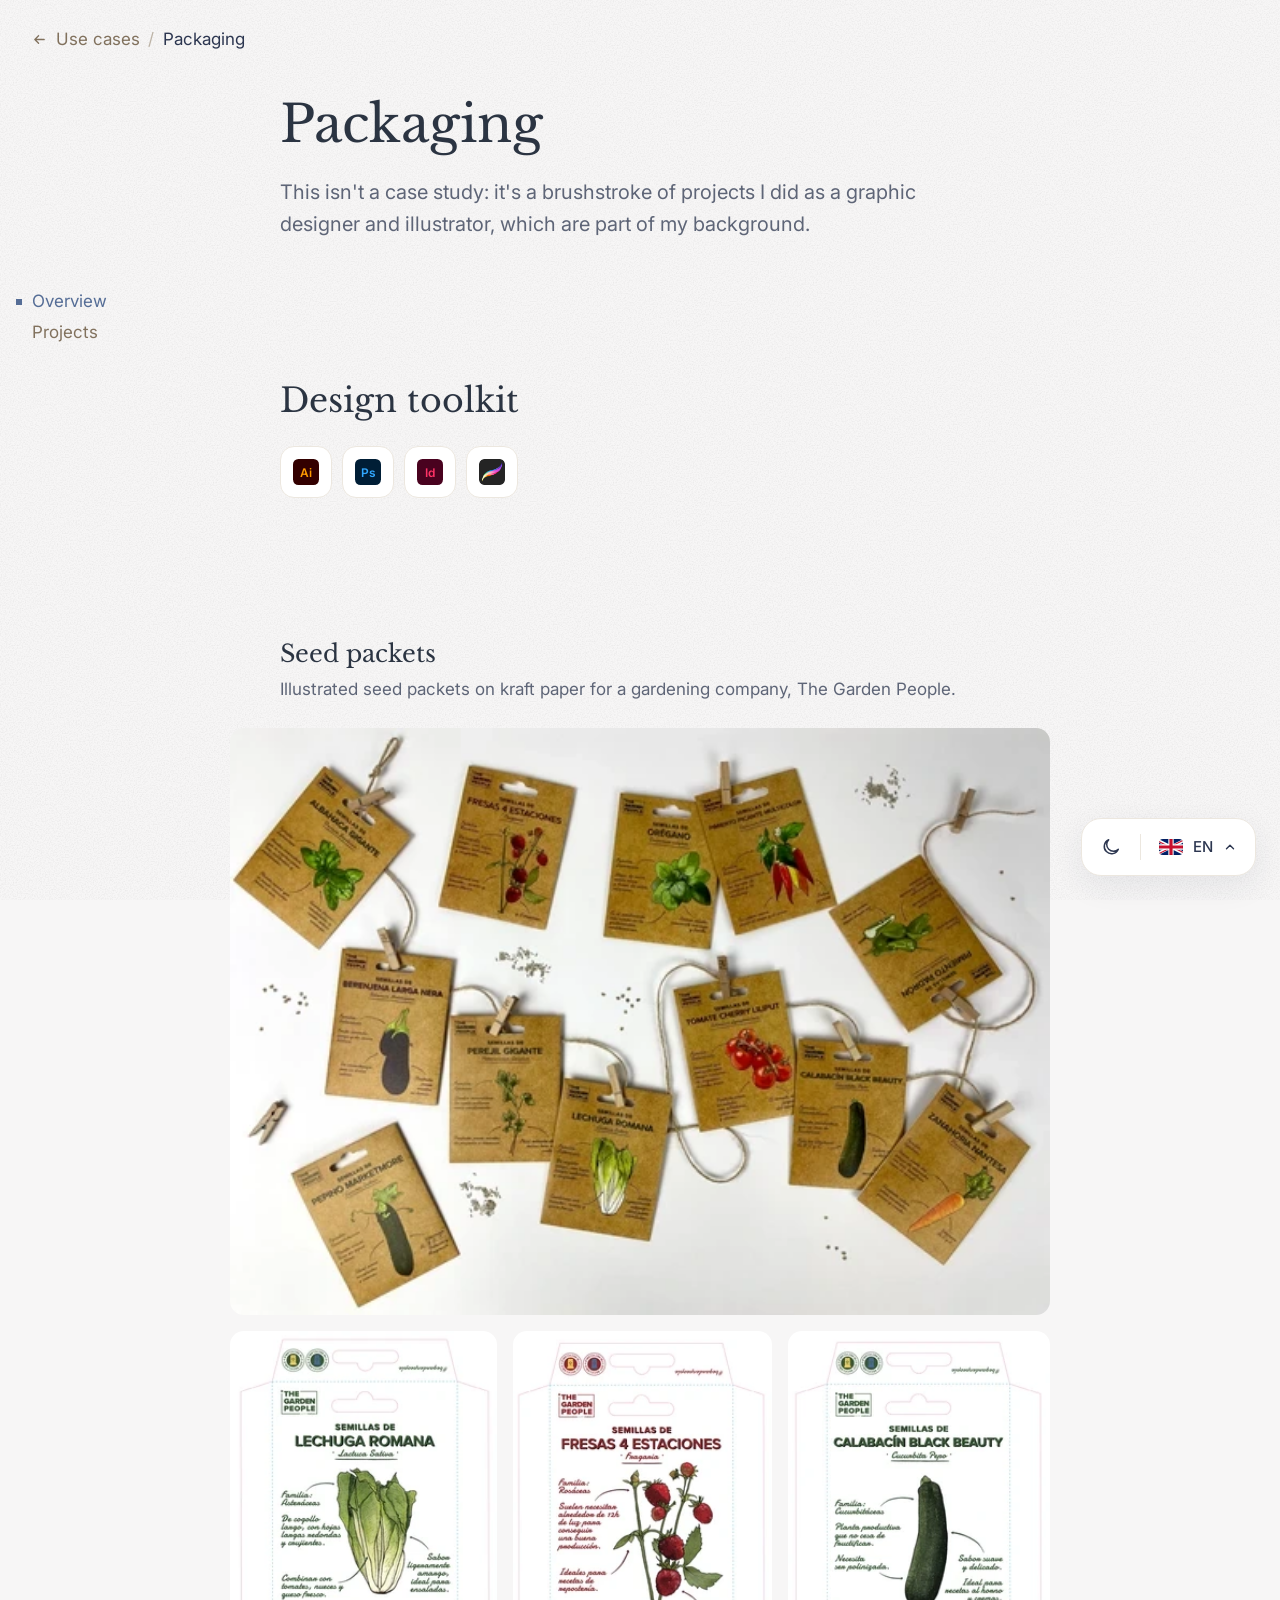
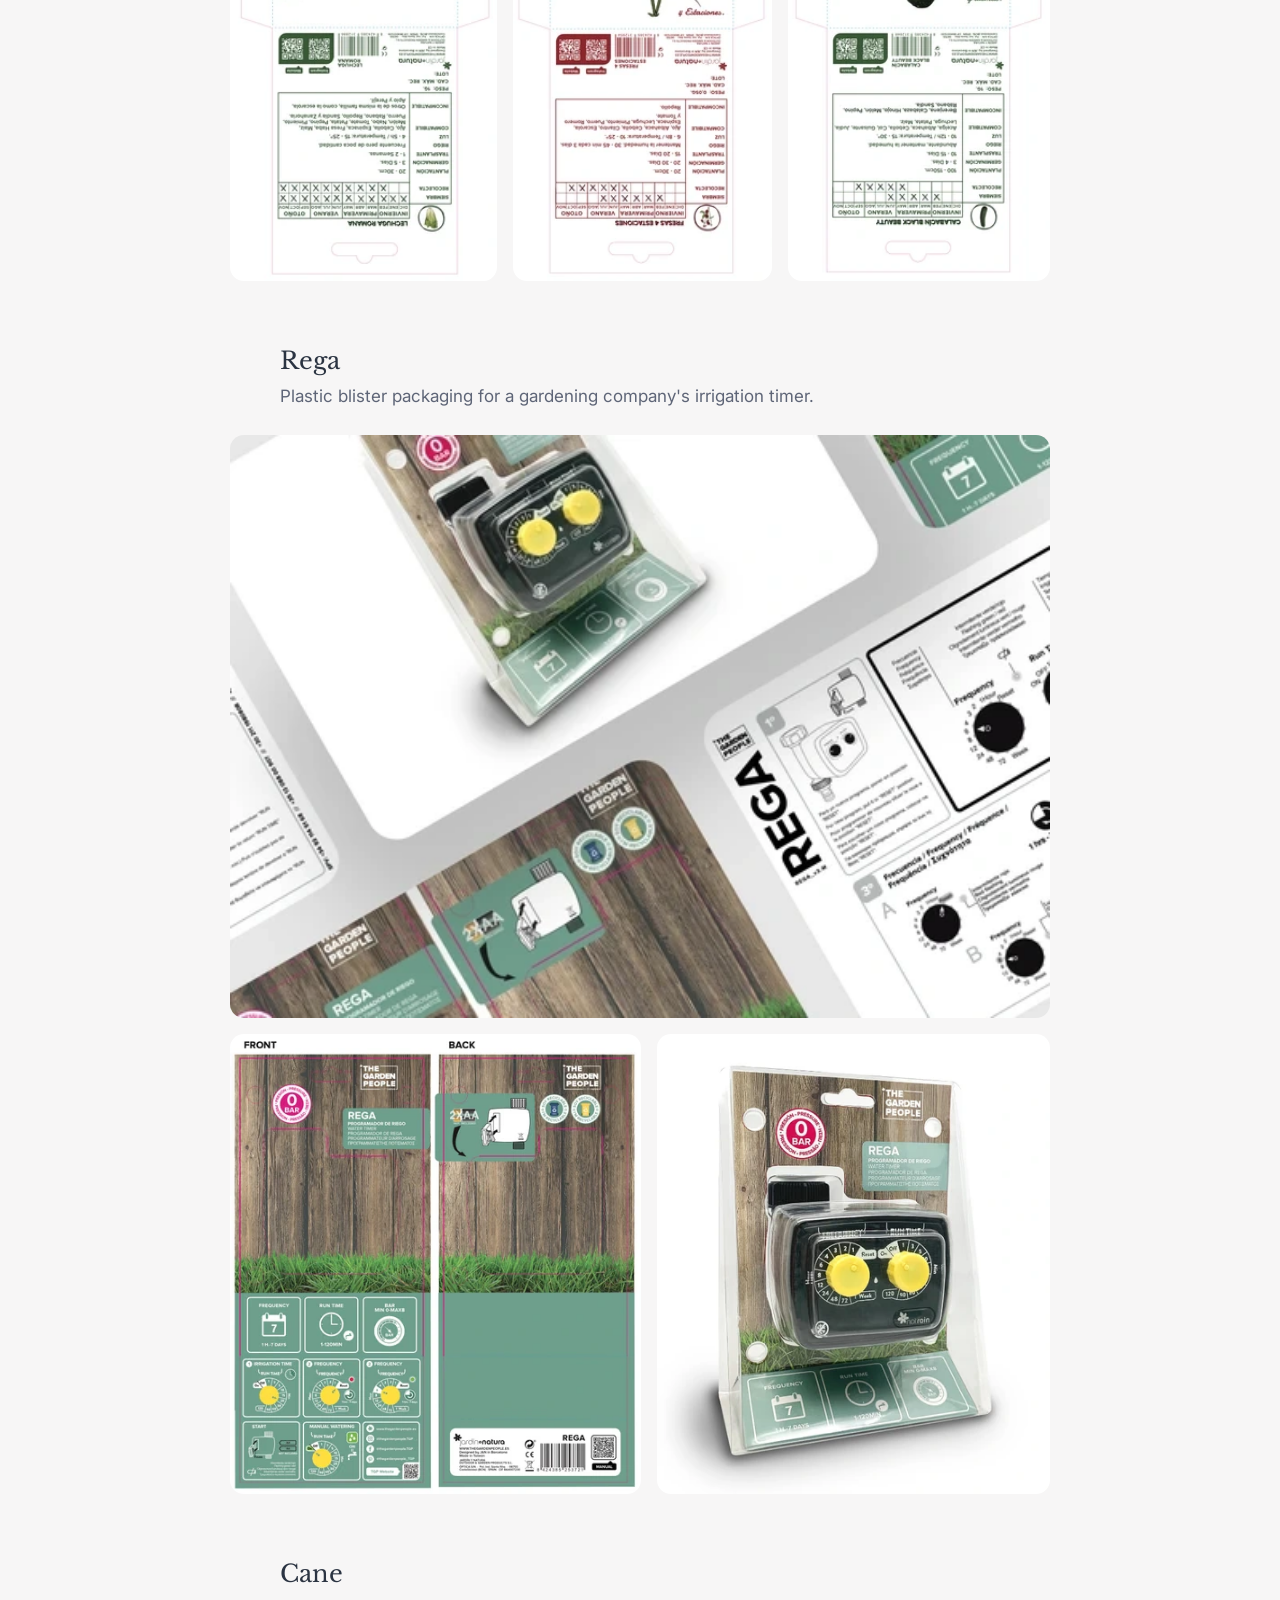
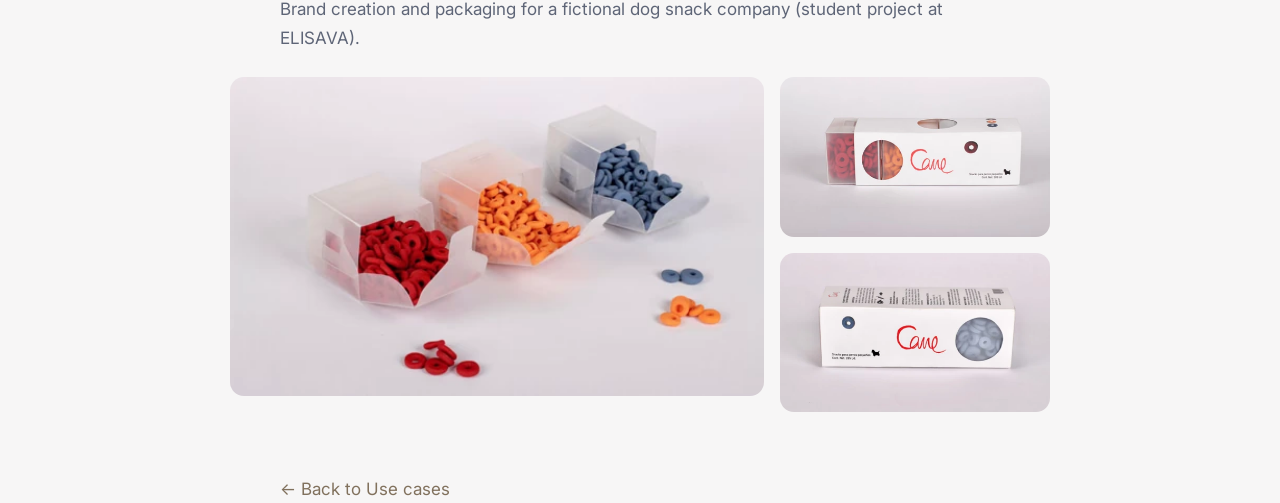
<file: packaging.html>
<!doctype html>
<html lang="es">
<head>
  <meta charset="utf-8">
  <meta name="viewport" content="width=device-width, initial-scale=1">
  <!-- Textos en español aquí; catalán e inglés en textos.js (etiquetas "bs."). -->
  <title data-i18n="pk.pagina">Packaging — Natalia Rodríguez</title>
  <meta name="description" content="Pinceladas de proyectos de diseño gráfico e ilustración de Natalia Rodríguez." data-i18n-content="bs.desc">
  <link rel="preconnect" href="https://fonts.googleapis.com">
  <link rel="preconnect" href="https://fonts.gstatic.com" crossorigin>
  <link href="https://fonts.googleapis.com/css2?family=Inter:wght@400;500;600&family=Libre+Baskerville:ital@0;1&display=swap" rel="stylesheet">
  <link rel="stylesheet" href="styles.css">
  <script>try{var t=localStorage.getItem("tema");if(t==="oscuro"||(!t&&matchMedia("(prefers-color-scheme: dark)").matches))document.documentElement.dataset.theme="dark"}catch(e){}</script>
</head>
<body>

  <div class="grain" aria-hidden="true"></div>
  <div class="cursor" aria-hidden="true"><span class="cursor__shape"></span><span class="cursor__label"></span></div>

  <aside class="sidebar">
    <a href="index.html#use-cases" class="sidebar__name crumb">
      <svg viewBox="0 0 16 16" width="15" height="15" fill="none" stroke="currentColor" stroke-width="1.4" stroke-linecap="round" stroke-linejoin="round"><path d="M13 8H3M7 4L3 8l4 4"/></svg>
      <span data-i18n="nav.usecases">Casos de uso</span> <span class="slash">/</span> <b>Packaging</b>
    </a>
    <nav class="sidebar__nav case-nav">
      <a href="#resumen" class="is-active" data-i18n="bs.n.resumen">Resumen</a>
      <a href="#packaging" data-i18n="bs.n.proyectos">Proyectos</a>
    </nav>
  </aside>

  <main class="content pcase">

    <!-- ===================== RESUMEN ===================== -->
    <section id="resumen" class="pc-narrow" data-section>
      <h1 class="pc-title reveal">Packaging</h1>
      <p class="pc-lead reveal" data-i18n="bs.intro">Esto no es un caso de estudio: es una pincelada de proyectos que hice como diseñadora gráfica e ilustradora y que forman parte de mi trayectoria.</p>
    </section>

    <!-- ===================== HERRAMIENTAS DE DISEÑO ===================== -->
    <section id="toolkit" class="pc-section pc-narrow">
      <h2 class="pc-h2 reveal" data-i18n="bs.h.toolkit">Herramientas de diseño</h2>
      <ul class="tools pc-toolkit reveal">
        <li class="tool" role="img" aria-label="Illustrator" data-tooltip="Illustrator"><svg viewBox="0 0 24 24"><rect width="24" height="24" rx="5" fill="#330000"/><text x="12" y="16.2" text-anchor="middle" font-family="Inter, sans-serif" font-weight="600" font-size="11" fill="#FF9A00">Ai</text></svg></li>
        <li class="tool" role="img" aria-label="Photoshop" data-tooltip="Photoshop"><svg viewBox="0 0 24 24"><rect width="24" height="24" rx="5" fill="#001E36"/><text x="12" y="16.2" text-anchor="middle" font-family="Inter, sans-serif" font-weight="600" font-size="11" fill="#31A8FF">Ps</text></svg></li>
        <li class="tool" role="img" aria-label="InDesign" data-tooltip="InDesign"><svg viewBox="0 0 24 24"><rect width="24" height="24" rx="5" fill="#49021F"/><text x="12" y="16.2" text-anchor="middle" font-family="Inter, sans-serif" font-weight="600" font-size="11" fill="#FF3366">Id</text></svg></li>
        <li class="tool" role="img" aria-label="Procreate" data-tooltip="Procreate"><img src="images/tools/procreate.png" alt="" width="26" height="26"></li>
      </ul>
    </section>

    <!-- ===================== DISEÑO GRÁFICO Y PACKAGING =====================
         Cada <article> es un proyecto. Cada <div class="bs-row"> es una fila de imágenes a la misma altura -->
    <section id="packaging" class="pc-section pc-last" data-section>
      <article class="bs-project">
        <div class="pc-narrow">
          <h3 class="pc-h3 reveal" data-i18n="bs.semillas">Sobres de semillas</h3>
          <p class="pc-text reveal" data-i18n="bs.semillas.t">Diseño de sobres de semillas ilustrados en papel kraft para una empresa de jardinería, The Garden People.</p>
        </div>
        <div class="pc-wide bs-rows">
          <div class="bs-row reveal"><div class="bs-cell" style="flex: 1.3951"><img src="images/brushstrokes/semillas.webp" width="512" height="367" loading="lazy" alt="Sobres de semillas"></div></div>
          <div class="bs-row reveal"><div class="bs-cell" style="flex: 0.4844"><img src="images/brushstrokes/semillas-2.webp" width="248" height="512" loading="lazy" alt="Sobres de semillas"></div><div class="bs-cell" style="flex: 0.4707"><img src="images/brushstrokes/semillas-3.webp" width="241" height="512" loading="lazy" alt="Sobres de semillas"></div><div class="bs-cell" style="flex: 0.4766"><img src="images/brushstrokes/semillas-4.webp" width="244" height="512" loading="lazy" alt="Sobres de semillas"></div></div>
        </div>
      </article>
      <article class="bs-project">
        <div class="pc-narrow">
          <h3 class="pc-h3 reveal" data-i18n="bs.rega">Rega</h3>
          <p class="pc-text reveal" data-i18n="bs.rega.t">Blíster de plástico para el programador de riego de una empresa de jardinería.</p>
        </div>
        <div class="pc-wide bs-rows">
          <div class="bs-row reveal"><div class="bs-cell" style="flex: 1.4066"><img src="images/brushstrokes/rega.webp" width="512" height="364" loading="lazy" alt="Rega"></div></div>
          <div class="bs-row reveal"><div class="bs-cell" style="flex: 0.8906"><img src="images/brushstrokes/rega-3.webp" width="456" height="512" loading="lazy" alt="Rega"></div><div class="bs-cell" style="flex: 0.8535"><img src="images/brushstrokes/rega-2.webp" width="437" height="512" loading="lazy" alt="Rega"></div></div>
        </div>
      </article>
      <article class="bs-project">
        <div class="pc-narrow">
          <h3 class="pc-h3 reveal" data-i18n="bs.cane">Cane</h3>
          <p class="pc-text reveal" data-i18n="bs.cane.t">Creación de marca y packaging para una empresa ficticia de snacks para perros (proyecto de estudios en ELISAVA).</p>
        </div>
        <div class="pc-wide bs-rows">
          <div class="bs-row reveal"><div class="bs-cell" style="flex: 1.6732"><img src="images/brushstrokes/cane-2.webp" width="512" height="306" loading="lazy" alt="Cane"></div><div class="bs-stack" style="flex: 0.8449"><img src="images/brushstrokes/cane.webp" width="512" height="303" loading="lazy" alt="Cane"><img src="images/brushstrokes/cane-3.webp" width="512" height="303" loading="lazy" alt="Cane"></div></div>
        </div>
      </article>
      <div class="pc-narrow"><a class="back-link" href="index.html#use-cases" data-i18n="bs.volver">← Volver a Casos de uso</a></div>
    </section>

  </main>

  <script src="textos.js"></script>
  <script src="script.js"></script>
</body>
</html>
</file>
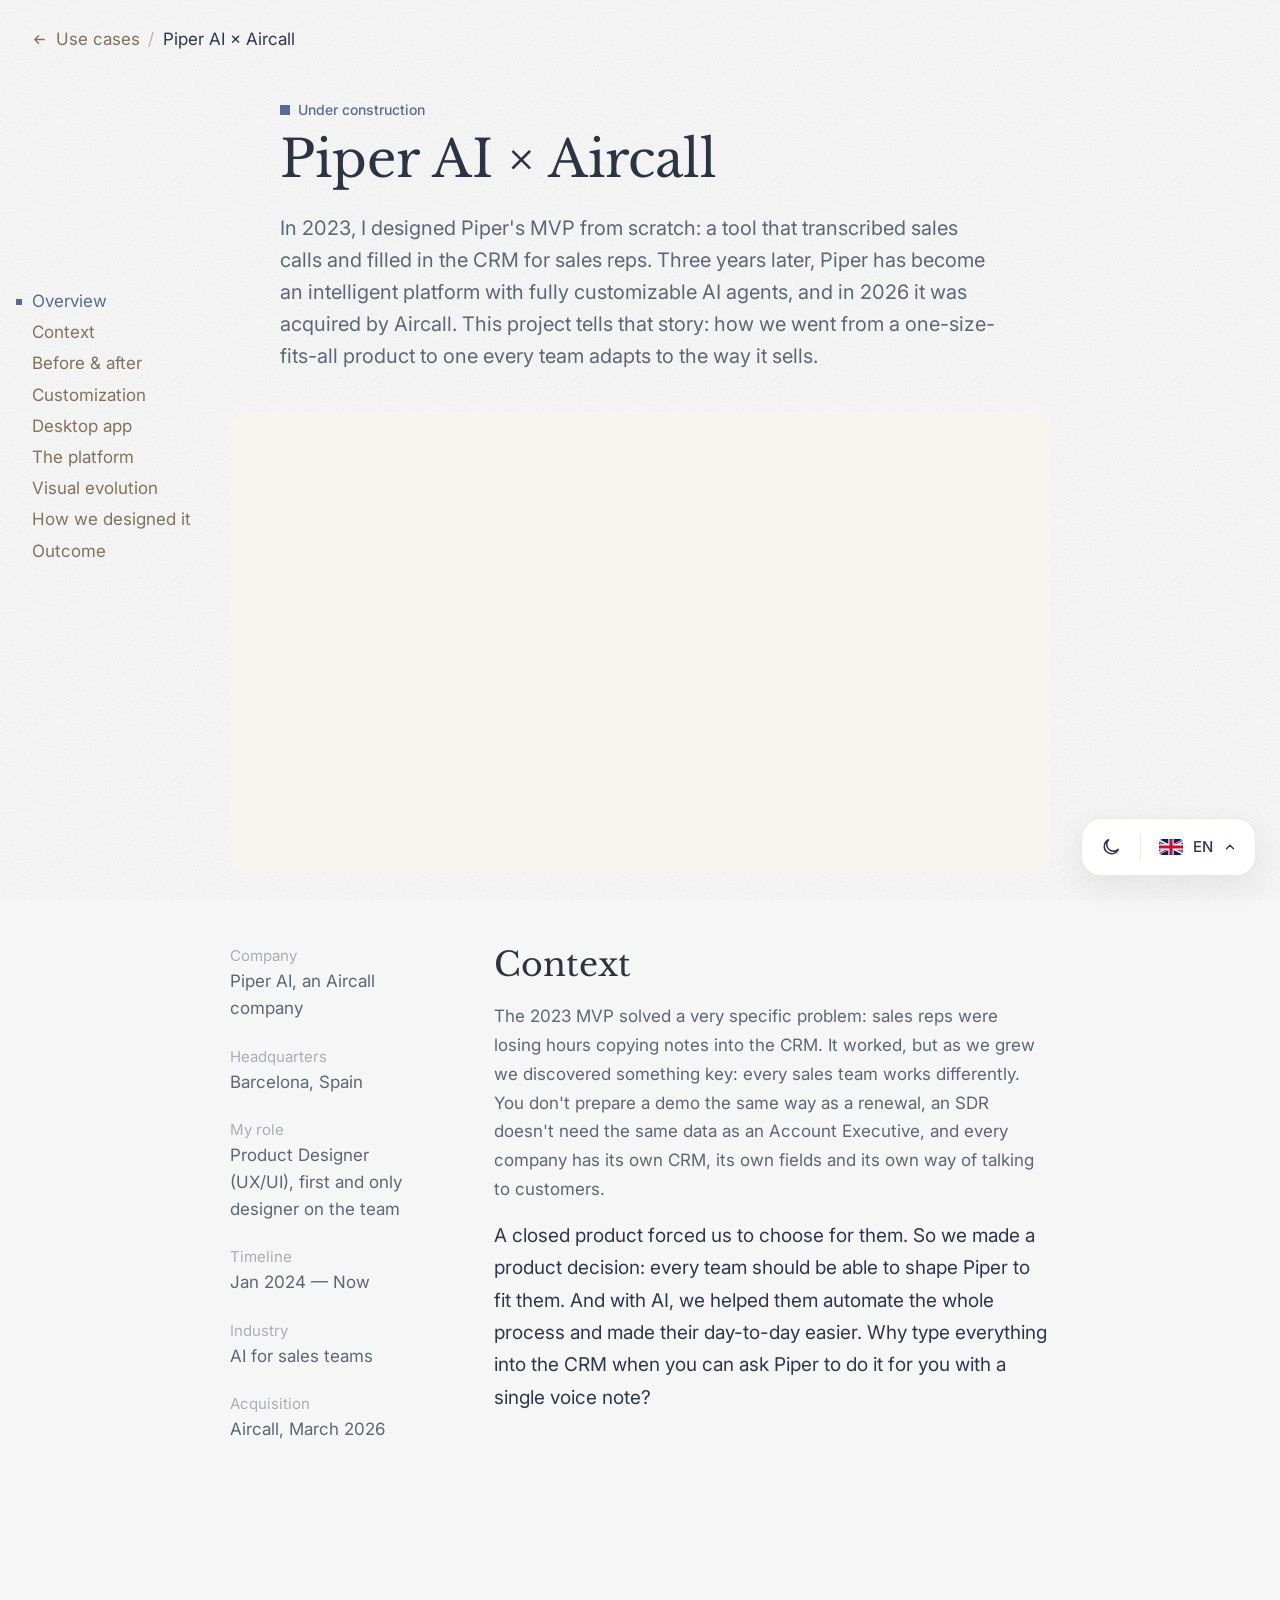
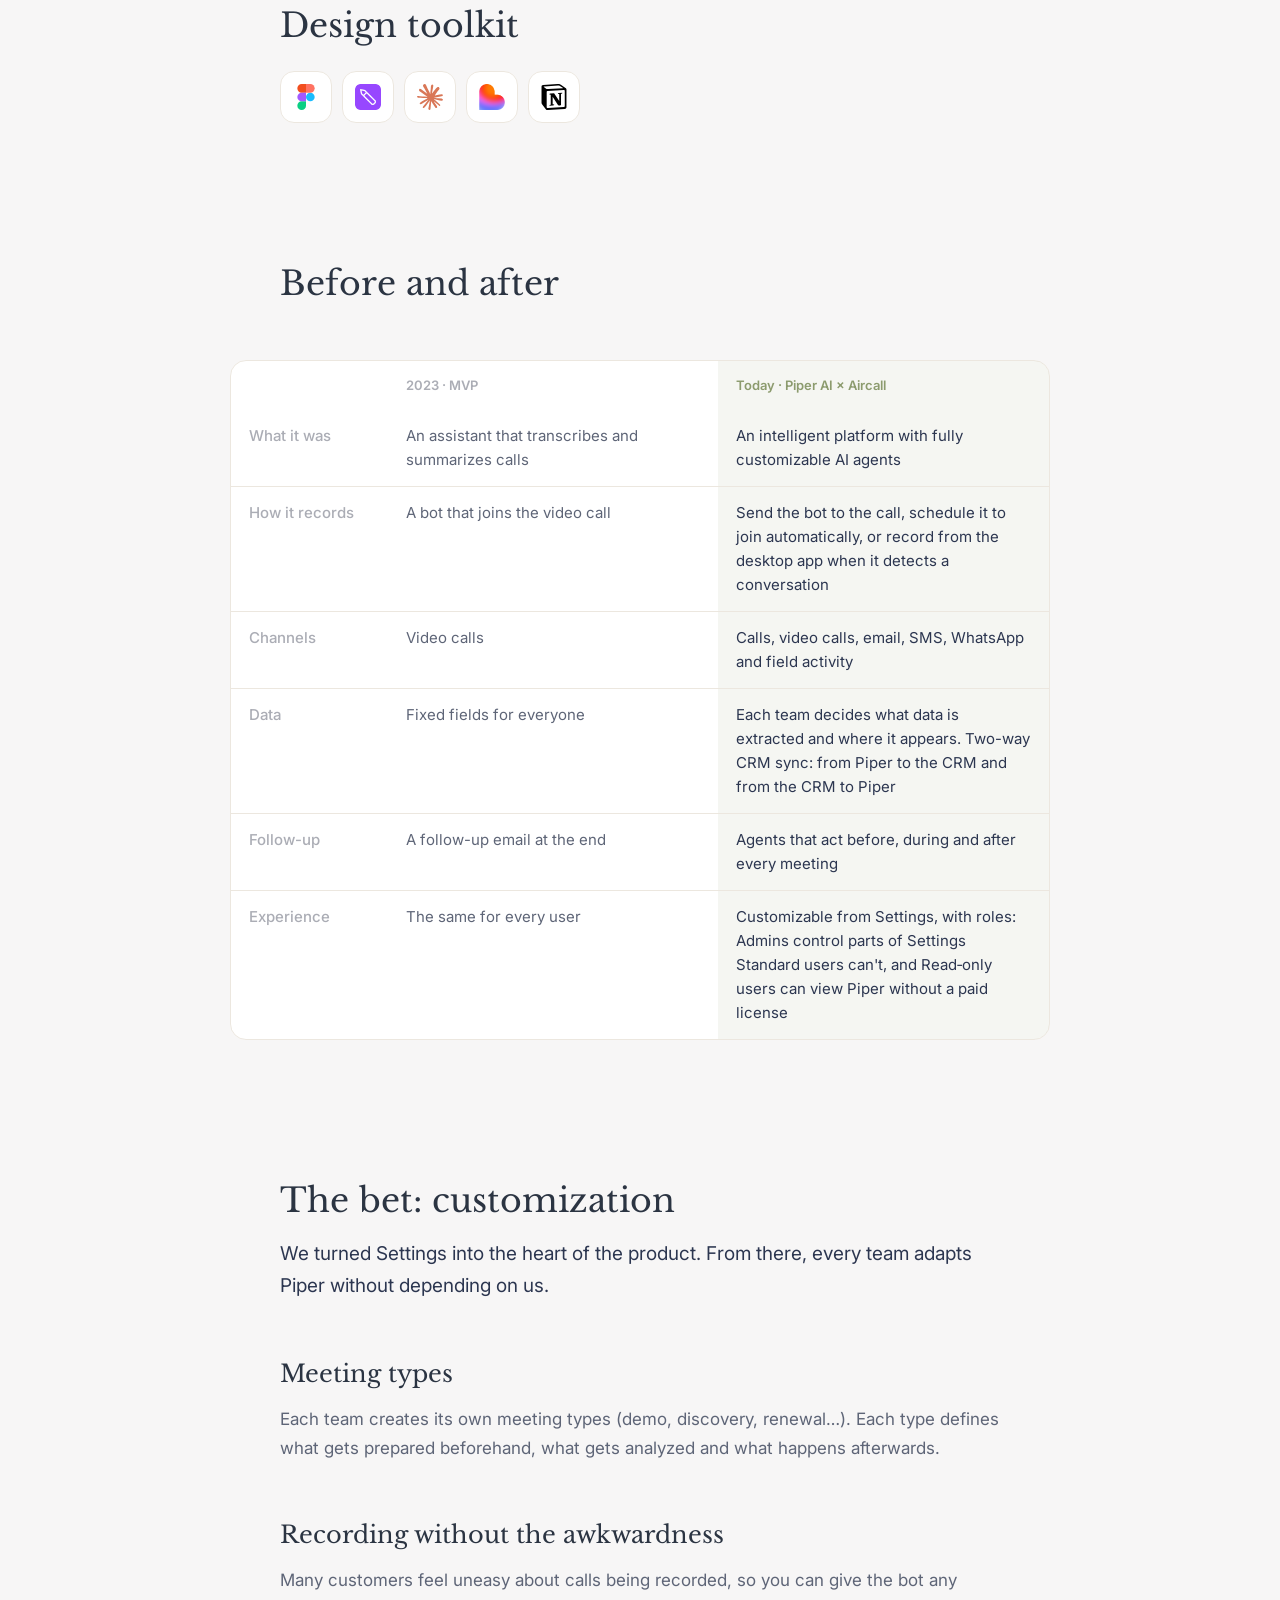
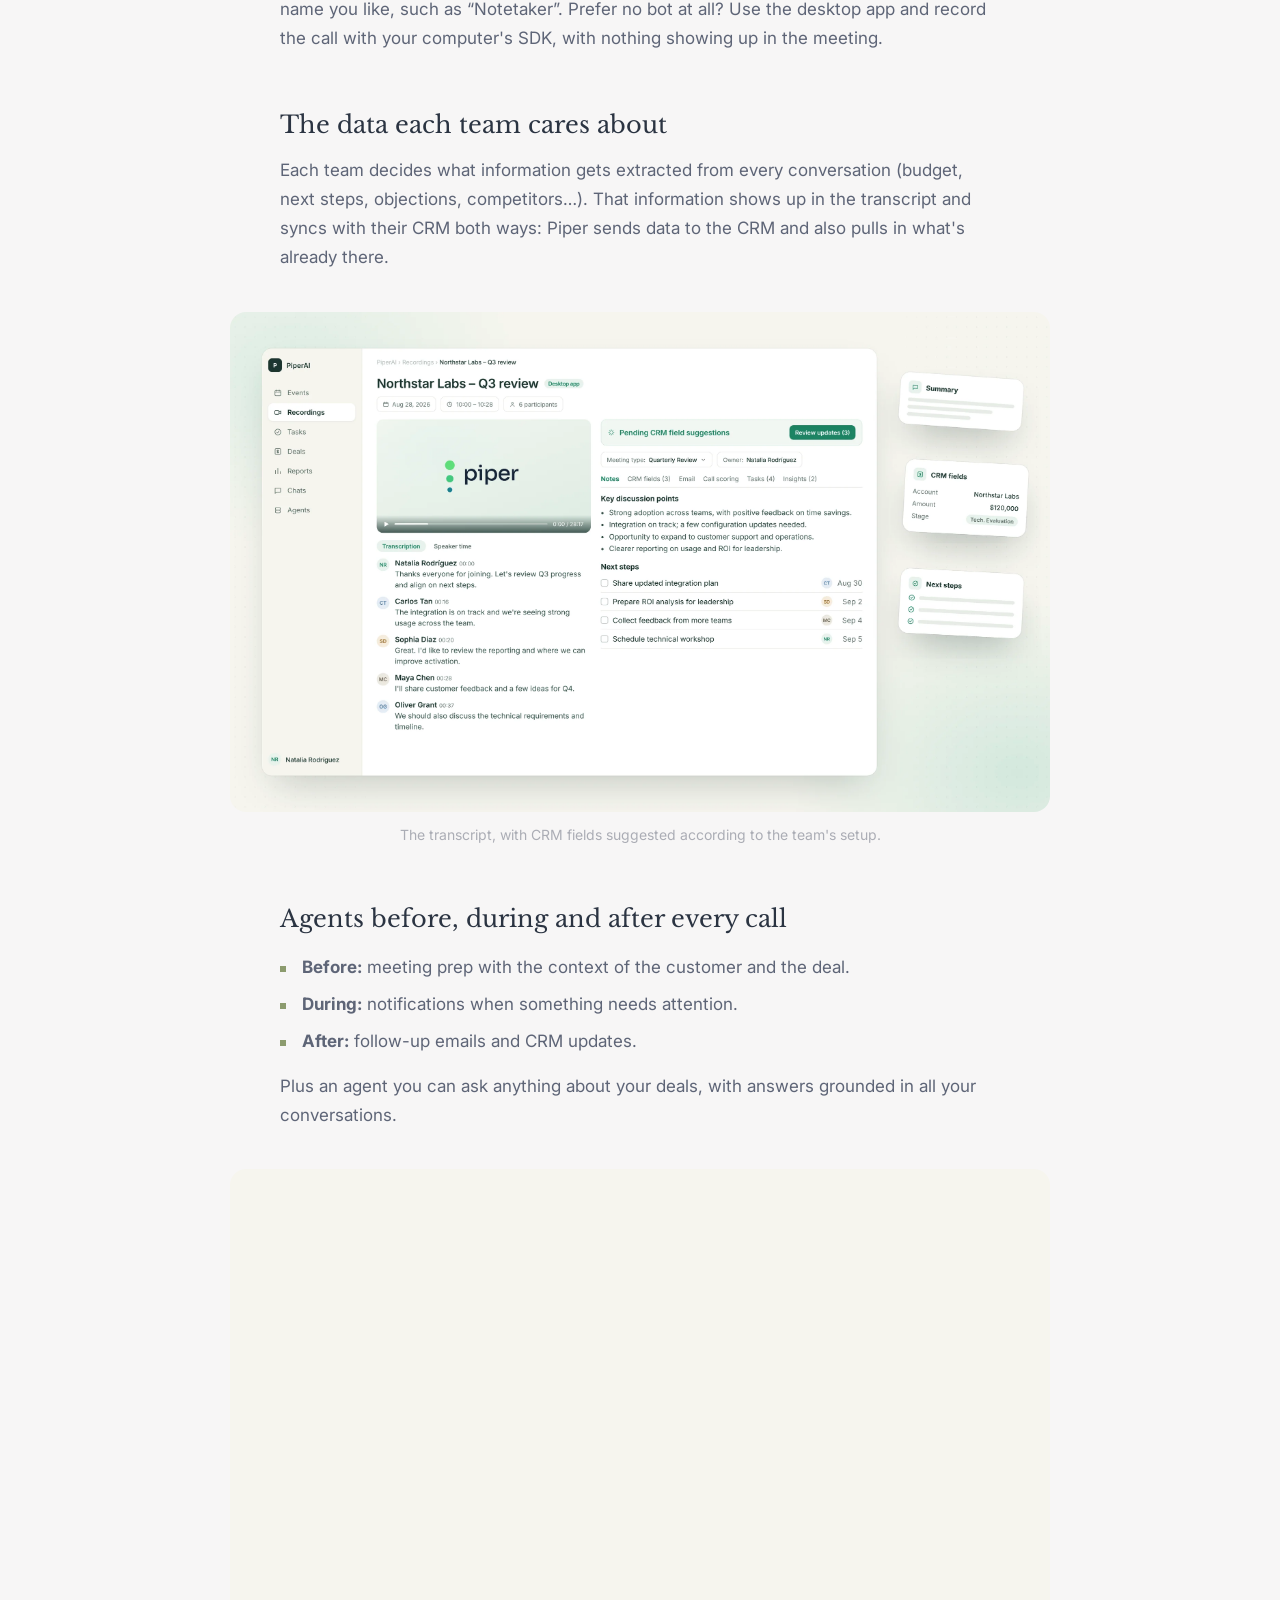
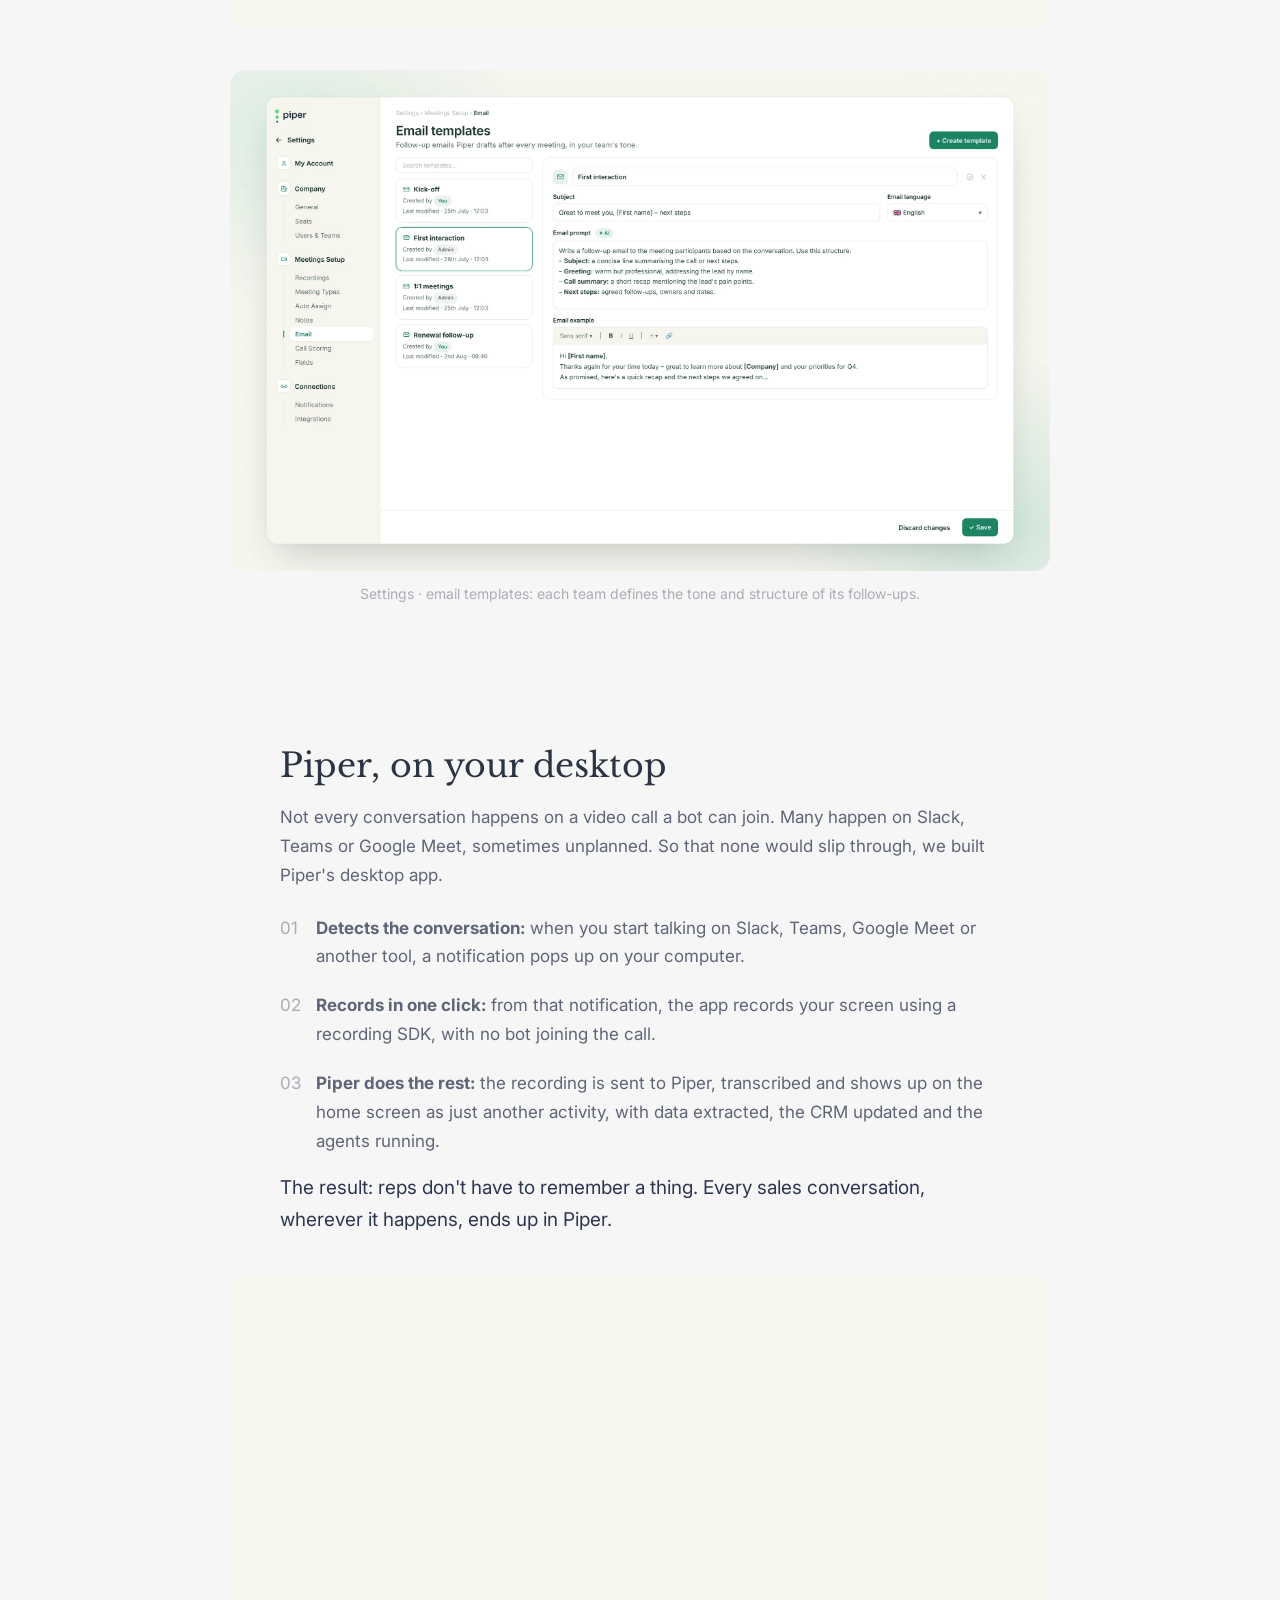
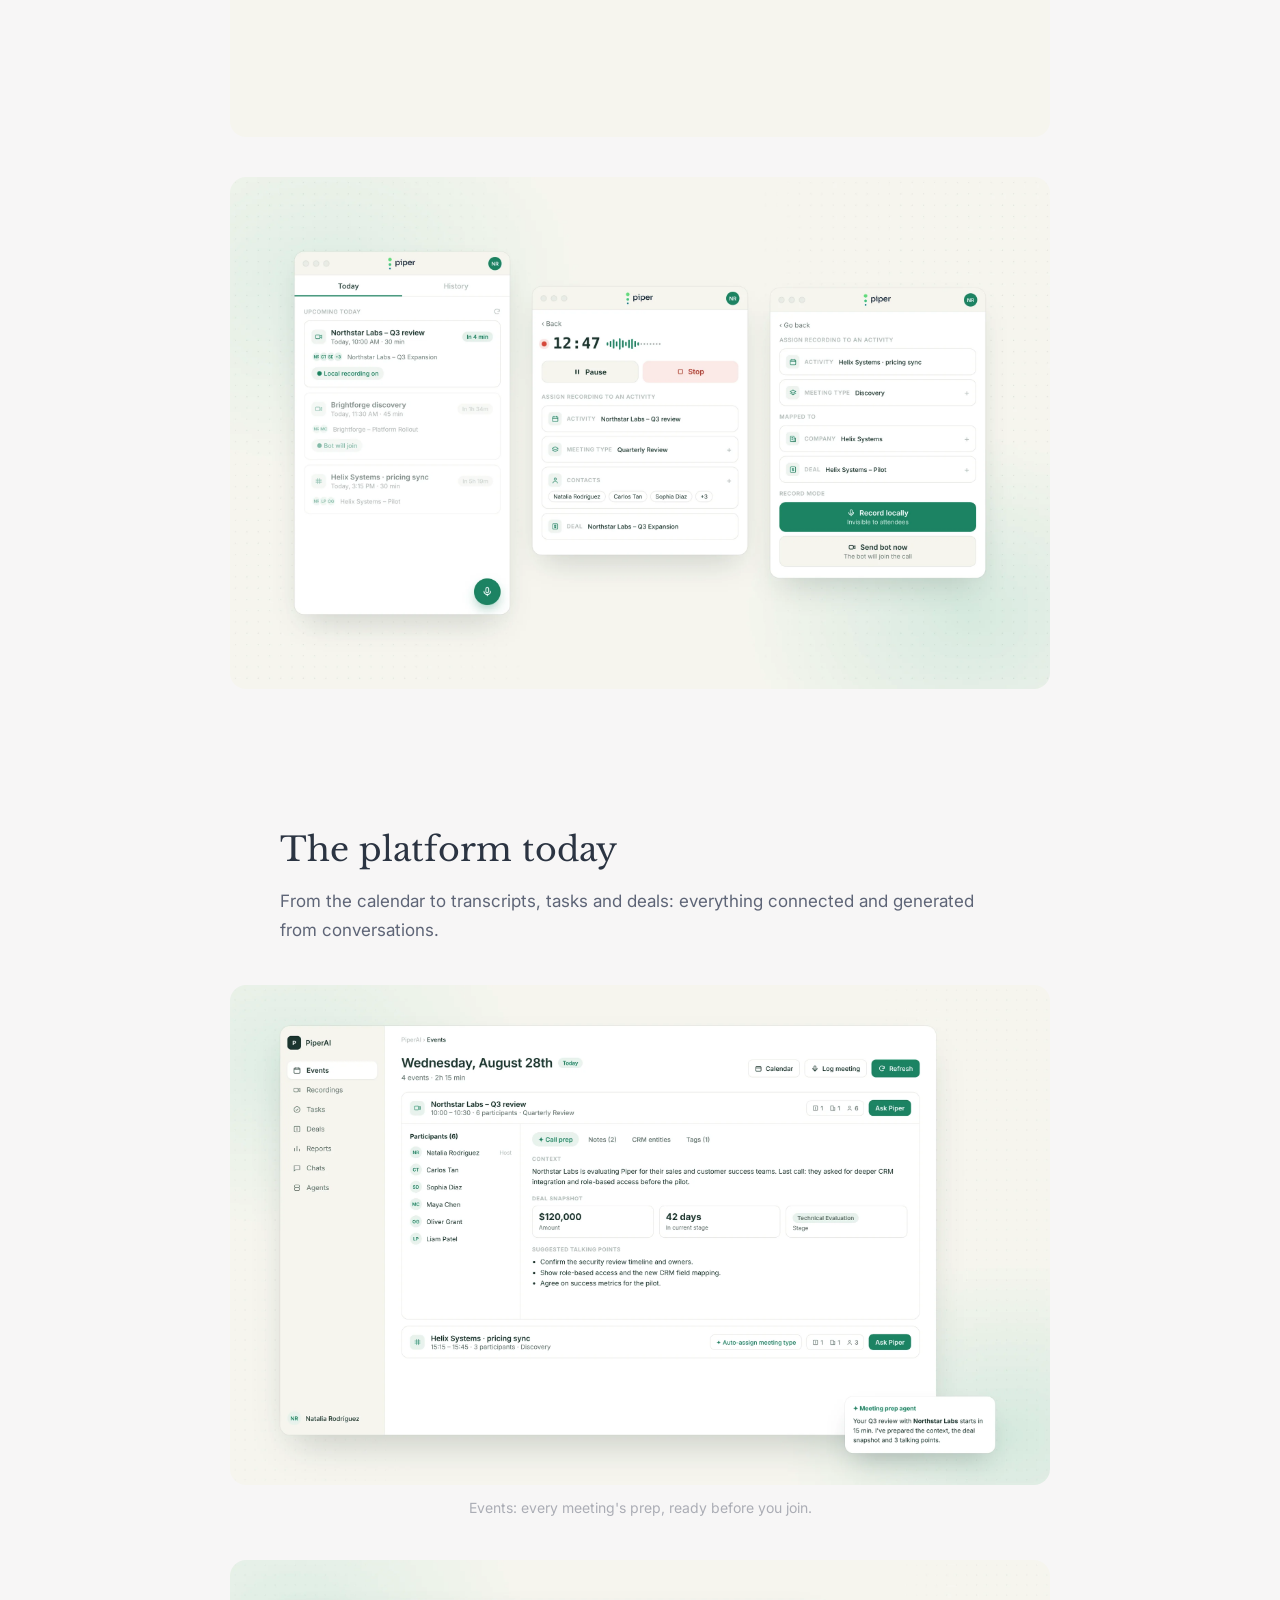
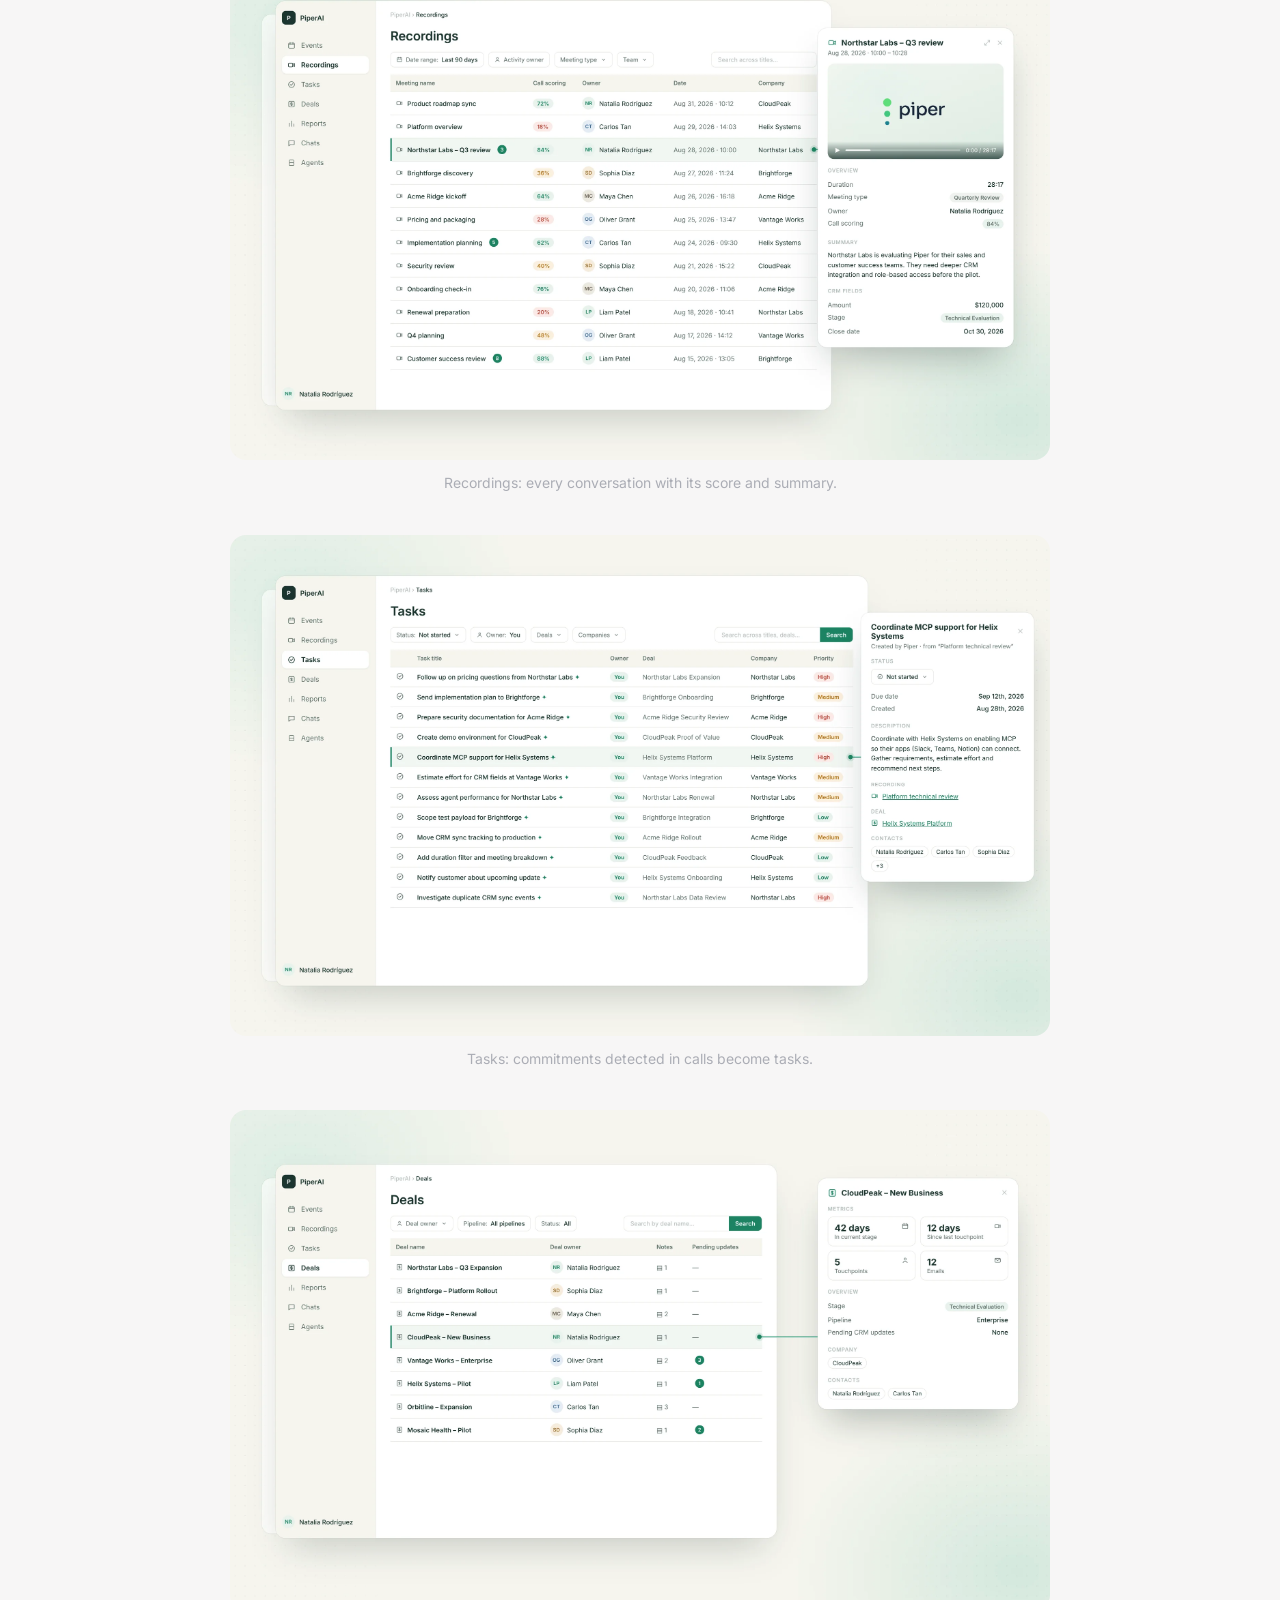
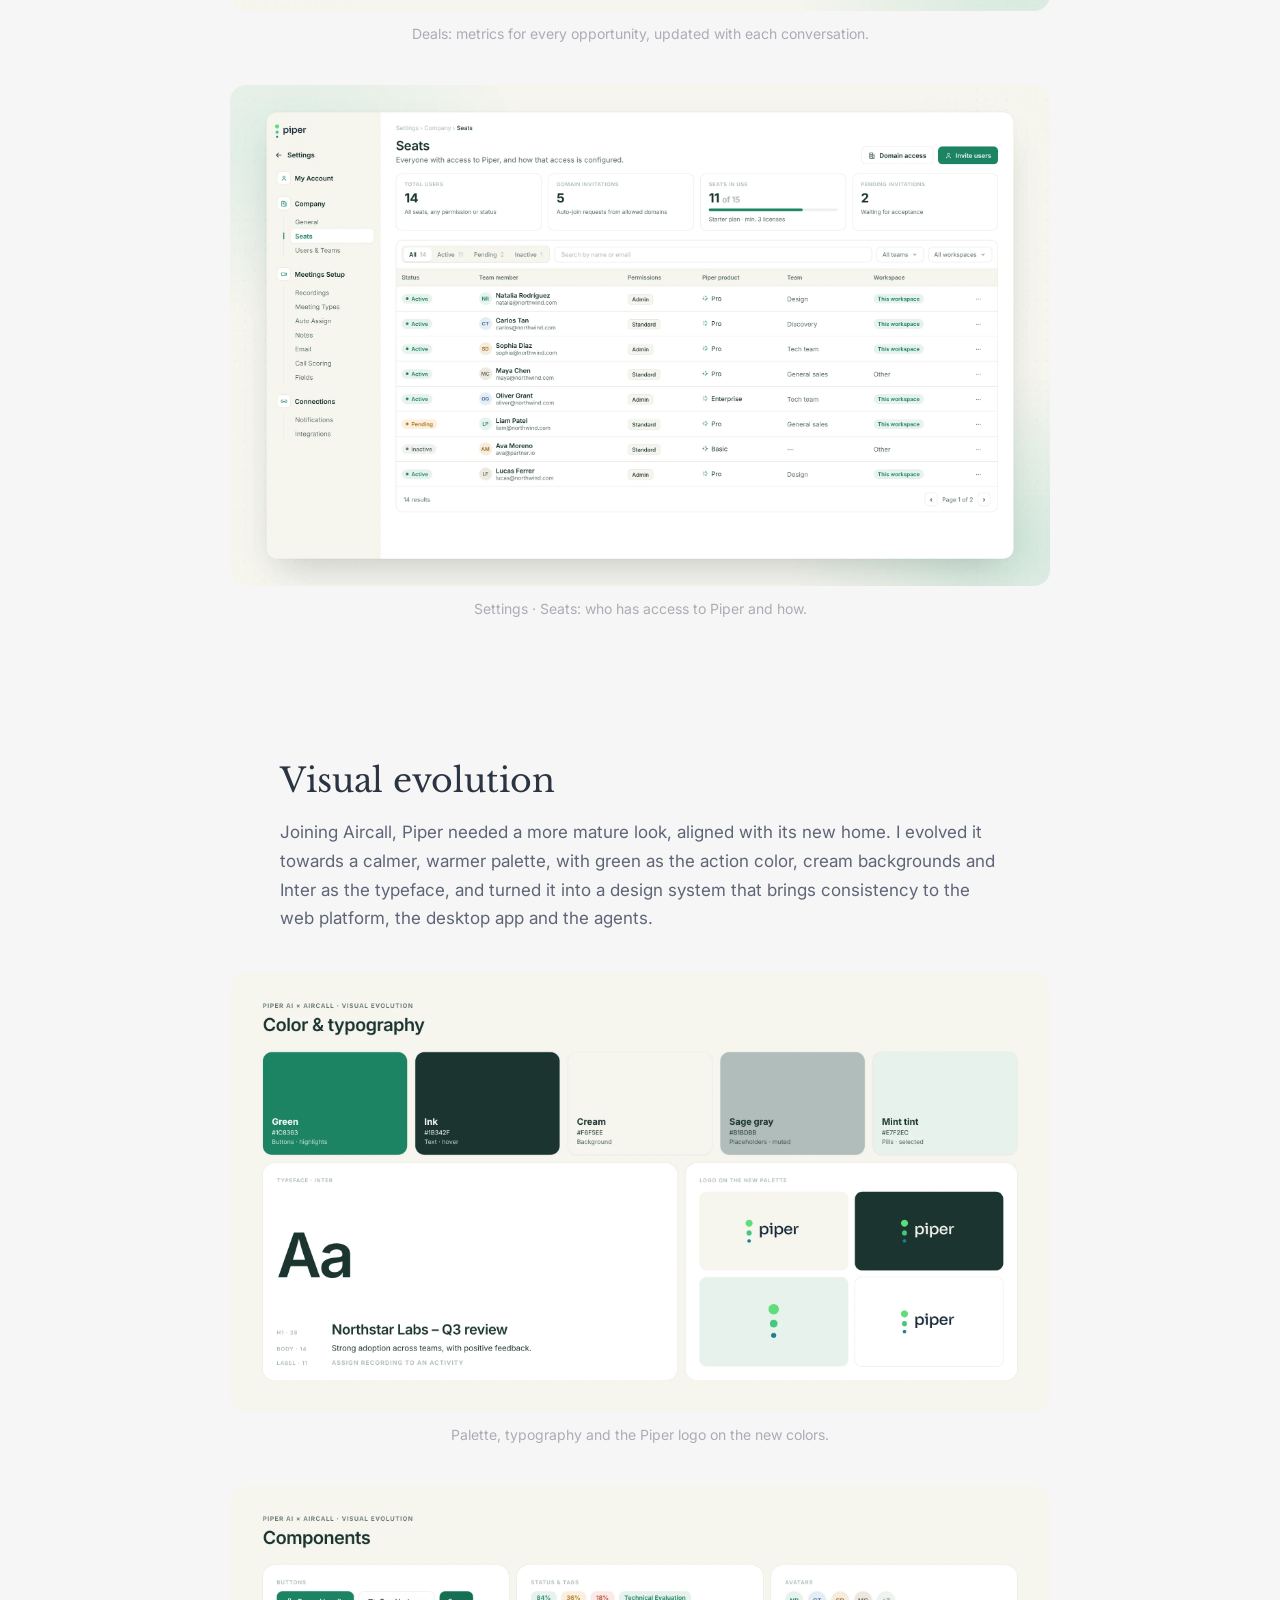
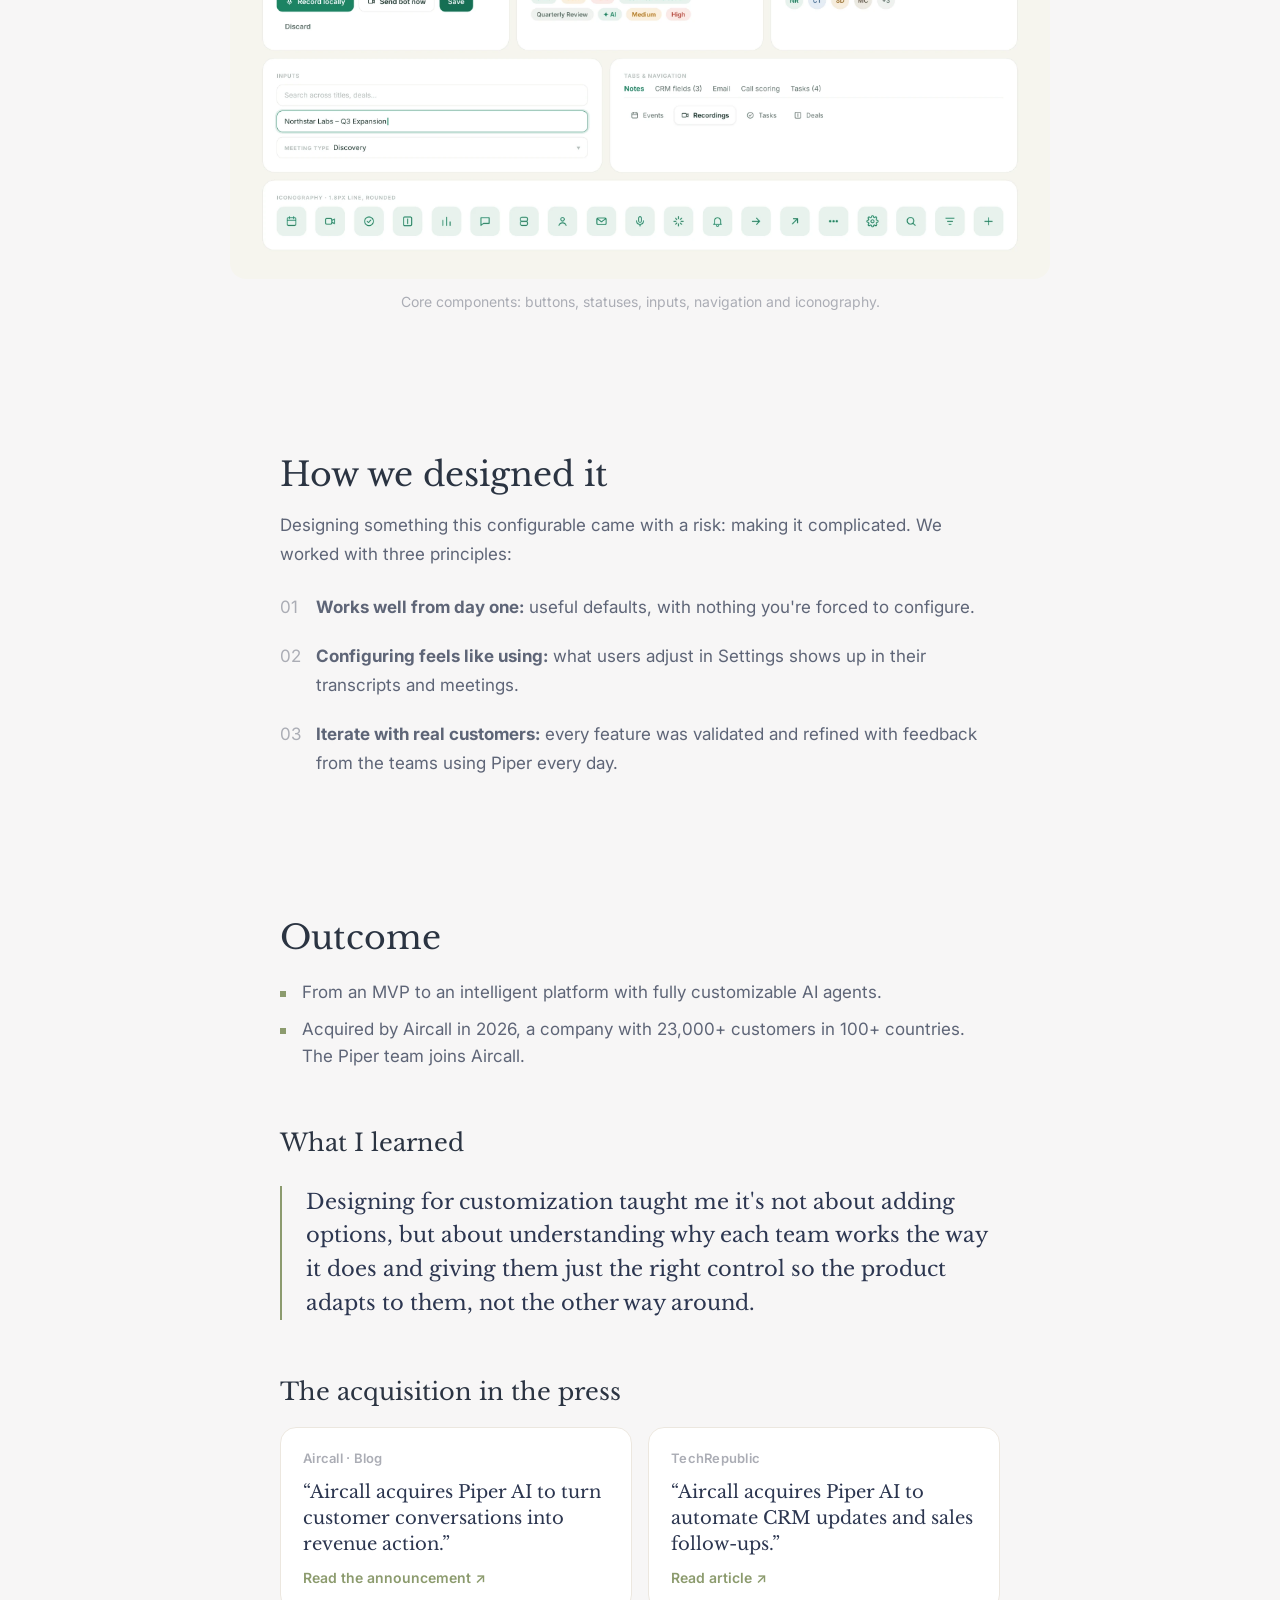
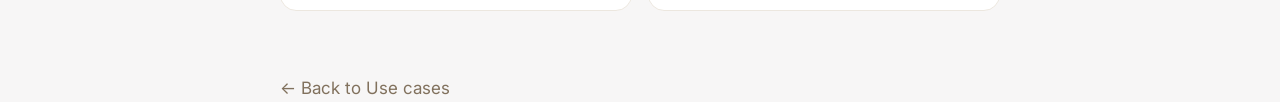
<file: piper-aircall.html>
<!doctype html>
<html lang="es">
<head>
  <meta charset="utf-8">
  <meta name="viewport" content="width=device-width, initial-scale=1">
  <!-- CASO DE ESTUDIO: PIPER AI × AIRCALL. Textos en español aquí; catalán e inglés en textos.js (etiquetas "pa."). Imágenes y vídeos en images/piper-aircall/ -->
  <title data-i18n="pa.pagina">Piper AI × Aircall — Natalia Rodríguez</title>
  <meta name="description" content="Caso de estudio de Piper AI × Aircall, por Natalia Rodríguez." data-i18n-content="pa.desc">
  <link rel="preconnect" href="https://fonts.googleapis.com">
  <link rel="preconnect" href="https://fonts.gstatic.com" crossorigin>
  <link href="https://fonts.googleapis.com/css2?family=Inter:wght@400;500;600&family=Libre+Baskerville:ital@0;1&display=swap" rel="stylesheet">
  <link rel="stylesheet" href="styles.css">
  <script>try{var t=localStorage.getItem("tema");if(t==="oscuro"||(!t&&matchMedia("(prefers-color-scheme: dark)").matches))document.documentElement.dataset.theme="dark"}catch(e){}</script>
</head>
<body>

  <div class="grain" aria-hidden="true"></div>
  <div class="cursor" aria-hidden="true"><span class="cursor__shape"></span><span class="cursor__label"></span></div>

  <aside class="sidebar">
    <a href="index.html#use-cases" class="sidebar__name crumb">
      <svg viewBox="0 0 16 16" width="15" height="15" fill="none" stroke="currentColor" stroke-width="1.4" stroke-linecap="round" stroke-linejoin="round"><path d="M13 8H3M7 4L3 8l4 4"/></svg>
      <span data-i18n="nav.usecases">Casos de uso</span> <span class="slash">/</span> <b>Piper AI × Aircall</b>
    </a>
    <nav class="sidebar__nav case-nav">
      <a href="#resumen" class="is-active" data-i18n="pa.n.resumen">Resumen</a>
      <a href="#contexto" data-i18n="pa.n.contexto">Contexto</a>
      <a href="#antes" data-i18n="pa.n.antes">Antes y después</a>
      <a href="#personalizacion" data-i18n="pa.n.personalizacion">Personalización</a>
      <a href="#escritorio" data-i18n="pa.n.escritorio">App de escritorio</a>
      <a href="#plataforma" data-i18n="pa.n.plataforma">La plataforma</a>
      <a href="#visual" data-i18n="pa.n.visual">Evolución visual</a>
      <a href="#proceso" data-i18n="pa.n.proceso">Cómo lo diseñamos</a>
      <a href="#resultado" data-i18n="pa.n.resultado">Resultado</a>
    </nav>
  </aside>

  <main class="content pcase">

    <!-- ===================== RESUMEN ===================== -->
    <section id="resumen" data-section>
      <div class="pc-narrow">
        <p class="pc-kicker reveal"><span class="pc-badge"><i></i><span data-i18n="pa.badge">En construcción</span></span></p>
        <h1 class="pc-title reveal">Piper AI × Aircall</h1>
        <p class="pc-lead reveal" data-i18n="pa.intro">En 2023 diseñé desde cero el MVP de Piper: una herramienta que transcribía las llamadas de venta y rellenaba el CRM por los comerciales. Tres años después, Piper se ha convertido en una plataforma inteligente con agentes de IA totalmente personalizables, y en 2026 la adquirió Aircall. Este proyecto cuenta ese camino: cómo pasamos de un producto igual para todos a uno que cada equipo adapta a su forma de vender.</p>
      </div>
      <figure class="pc-wide reveal"><video class="pc-shot" src="images/piper-aircall/cover-agentes.mp4" style="aspect-ratio:16 / 9" muted loop autoplay playsinline preload="metadata"></video></figure>

      <div class="pc-wide pc-split">
        <dl class="pc-meta reveal">
          <div><dt data-i18n="pa.m.empresa">Empresa</dt><dd>Piper AI, an Aircall company</dd></div>
          <div><dt data-i18n="pa.m.sede">Sede</dt><dd data-i18n="pa.m.sede.v">Barcelona, España</dd></div>
          <div><dt data-i18n="pa.m.rol">Mi rol</dt><dd data-i18n="pa.m.rol.v">Product Designer (UX/UI), primera y única diseñadora del equipo</dd></div>
          <div><dt data-i18n="pa.m.periodo">Periodo</dt><dd data-i18n="pa.m.periodo.v">Ene. 2024 — Hoy</dd></div>
          <div><dt data-i18n="pa.m.sector">Sector</dt><dd data-i18n="pa.m.sector.v">IA para equipos de ventas</dd></div>
          <div><dt data-i18n="pa.m.adq">Adquisición</dt><dd data-i18n="pa.m.adq.v">Aircall, marzo de 2026</dd></div>
        </dl>
        <div id="contexto" data-section>
          <h2 class="pc-h2 reveal" data-i18n="pa.h.contexto">Contexto</h2>
          <p class="pc-text reveal" data-i18n="pa.contexto1">El MVP de 2023 resolvía un problema muy concreto: los comerciales perdían horas pasando notas al CRM. Funcionó, pero al crecer descubrimos algo clave: cada equipo de ventas trabaja de una forma distinta. No se prepara igual una demo que una renovación, un SDR no necesita los mismos datos que un Account Executive, y cada empresa tiene su propio CRM, sus campos y su manera de hablar con los clientes.</p>
          <p class="pc-text pc-strong reveal" data-i18n="pa.contexto2">Un producto cerrado nos obligaba a elegir por ellos. Así que tomamos una decisión de producto: que cada equipo pudiera configurar Piper a su medida. Y, con la IA, les ayudamos a automatizar todo el proceso y les hicimos el día a día más fácil. ¿Para qué vas a teclearlo todo en el CRM, si puedes pedirle a Piper que lo haga por ti con un solo audio?</p>
        </div>
      </div>
    </section>

    <!-- ===================== HERRAMIENTAS ===================== -->
    <section id="toolkit" class="pc-section pc-narrow">
      <h2 class="pc-h2 reveal" data-i18n="pa.h.toolkit">Herramientas de diseño</h2>
      <ul class="tools pc-toolkit reveal">
        <li class="tool" role="img" aria-label="Figma" data-tooltip="Figma"><svg viewBox="0 0 38 57"><path d="M19 28.5a9.5 9.5 0 1 1 19 0 9.5 9.5 0 0 1-19 0z" fill="#1ABCFE"/><path d="M0 47.5A9.5 9.5 0 0 1 9.5 38H19v9.5a9.5 9.5 0 1 1-19 0z" fill="#0ACF83"/><path d="M19 0v19h9.5a9.5 9.5 0 1 0 0-19H19z" fill="#FF7262"/><path d="M0 9.5A9.5 9.5 0 0 0 9.5 19H19V0H9.5A9.5 9.5 0 0 0 0 9.5z" fill="#F24E1E"/><path d="M0 28.5A9.5 9.5 0 0 0 9.5 38H19V19H9.5A9.5 9.5 0 0 0 0 28.5z" fill="#A259FF"/></svg></li>
        <li class="tool" role="img" aria-label="FigJam" data-tooltip="FigJam"><img src="images/tools/figjam.png" alt="" width="26" height="26"></li>
        <li class="tool" role="img" aria-label="Claude" data-tooltip="Claude"><svg viewBox="0 0 24 24"><path d="m4.7144 15.9555 4.7174-2.6471.079-.2307-.079-.1275h-.2307l-.7893-.0486-2.6956-.0729-2.3375-.0971-2.2646-.1214-.5707-.1215-.5343-.7042.0546-.3522.4797-.3218.686.0608 1.5179.1032 2.2767.1578 1.6514.0972 2.4468.255h.3886l.0546-.1579-.1336-.0971-.1032-.0972L6.973 9.8356l-2.55-1.6879-1.3356-.9714-.7225-.4918-.3643-.4614-.1578-1.0078.6557-.7225.8803.0607.2246.0607.8925.686 1.9064 1.4754 2.4893 1.8336.3643.3035.1457-.1032.0182-.0728-.164-.2733-1.3539-2.4467-1.445-2.4893-.6435-1.032-.17-.6194c-.0607-.255-.1032-.4674-.1032-.7285L6.287.1335 6.6997 0l.9957.1336.419.3642.6192 1.4147 1.0018 2.2282 1.5543 3.0296.4553.8985.2429.8318.091.255h.1579v-.1457l.1275-1.706.2368-2.0947.2307-2.6957.0789-.7589.3764-.9107.7468-.4918.5828.2793.4797.686-.0668.4433-.2853 1.8517-.5586 2.9021-.3643 1.9429h.2125l.2429-.2429.9835-1.3053 1.6514-2.0643.7286-.8196.85-.9046.5464-.4311h1.0321l.759 1.1293-.34 1.1657-1.0625 1.3478-.8804 1.1414-1.2628 1.7-.7893 1.36.0729.1093.1882-.0183 2.8535-.607 1.5421-.2794 1.8396-.3157.8318.3886.091.3946-.3278.8075-1.967.4857-2.3072.4614-3.4364.8136-.0425.0304.0486.0607 1.5482.1457.6618.0364h1.621l3.0175.2247.7892.522.4736.6376-.079.4857-1.2142.6193-1.6393-.3886-3.825-.9107-1.3113-.3279h-.1822v.1093l1.0929 1.0686 2.0035 1.8092 2.5075 2.3314.1275.5768-.3218.4554-.34-.0486-2.2039-1.6575-.85-.7468-1.9246-1.621h-.1275v.17l.4432.6496 2.3436 3.5214.1214 1.0807-.17.3521-.6071.2125-.6679-.1214-1.3721-1.9246L14.38 17.959l-1.1414-1.9428-.1397.079-.674 7.2552-.3156.3703-.7286.2793-.6071-.4614-.3218-.7468.3218-1.4753.3886-1.9246.3157-1.53.2853-1.9004.17-.6314-.0121-.0425-.1397.0182-1.4328 1.9672-2.1796 2.9446-1.7243 1.8456-.4128.164-.7164-.3704.0667-.6618.4008-.5889 2.386-3.0357 1.4389-1.882.929-1.0868-.0062-.1579h-.0546l-6.3385 4.1164-1.1293.1457-.4857-.4554.0608-.7467.2307-.2429 1.9064-1.3114Z" fill="#D97757"/></svg></li>
        <li class="tool" role="img" aria-label="Lovable" data-tooltip="Lovable"><img src="images/tools/lovable.png" alt="" width="26" height="26"></li>
        <li class="tool" role="img" aria-label="Notion" data-tooltip="Notion"><svg viewBox="0 0 24 24"><path d="M4.459 4.208c.746.606 1.026.56 2.428.466l13.215-.793c.28 0 .047-.28-.046-.326L17.86 1.968c-.42-.326-.981-.7-2.055-.607L3.01 2.295c-.466.046-.56.28-.374.466zm.793 3.08v13.904c0 .747.373 1.027 1.214.98l14.523-.84c.841-.046.935-.56.935-1.167V6.354c0-.606-.233-.933-.748-.887l-15.177.887c-.56.047-.747.327-.747.933zm14.337.745c.093.42 0 .84-.42.888l-.7.14v10.264c-.608.327-1.168.514-1.635.514-.748 0-.935-.234-1.495-.933l-4.577-7.186v6.952L12.21 19s0 .84-1.168.84l-3.222.186c-.093-.186 0-.653.327-.746l.84-.233V9.854L7.822 9.76c-.094-.42.14-1.026.793-1.073l3.456-.233 4.764 7.279v-6.44l-1.215-.139c-.093-.514.28-.887.747-.933zM1.936 1.035l13.31-.98c1.634-.14 2.055-.047 3.082.7l4.249 2.986c.7.513.934.653.934 1.213v16.378c0 1.026-.373 1.634-1.68 1.726l-15.458.934c-.98.047-1.448-.093-1.962-.747l-3.129-4.06c-.56-.747-.793-1.306-.793-1.96V2.667c0-.839.374-1.54 1.447-1.632z" fill="#000"/></svg></li>
      </ul>
    </section>

    <!-- ===================== ANTES Y DESPUÉS ===================== -->
    <section id="antes" class="pc-section" data-section>
      <div class="pc-narrow"><h2 class="pc-h2 reveal" data-i18n="pa.h.antes">El antes y el después</h2></div>
      <div class="pc-wide reveal"><table class="pc-ba">
        <thead><tr><th></th><th data-i18n="pa.t.col1">2023 · MVP</th><th class="pc-ba__now" data-i18n="pa.t.col2">Hoy · Piper AI × Aircall</th></tr></thead>
        <tbody><tr><th scope="row" data-i18n="pa.t.r1">Qué era</th><td data-i18n="pa.t.r1a">Asistente que transcribe y resume llamadas</td><td class="pc-ba__now" data-i18n="pa.t.r1b">Plataforma inteligente con agentes de IA totalmente personalizables</td></tr><tr><th scope="row" data-i18n="pa.t.r2">Cómo se graba</th><td data-i18n="pa.t.r2a">Un bot que entra en la videollamada</td><td class="pc-ba__now" data-i18n="pa.t.r2b">Envías el bot a la llamada, lo programas para que entre automáticamente o grabas desde la app de escritorio cuando detecta una conversación</td></tr><tr><th scope="row" data-i18n="pa.t.r3">Canales</th><td data-i18n="pa.t.r3a">Videollamadas</td><td class="pc-ba__now" data-i18n="pa.t.r3b">Llamadas, videollamadas, email, SMS, WhatsApp y actividad de campo</td></tr><tr><th scope="row" data-i18n="pa.t.r4">Datos</th><td data-i18n="pa.t.r4a">Campos fijos para todos</td><td class="pc-ba__now" data-i18n="pa.t.r4b">Cada equipo decide qué datos se extraen y dónde se muestran. Sincronización con el CRM en los dos sentidos: de Piper al CRM y del CRM a Piper</td></tr><tr><th scope="row" data-i18n="pa.t.r5">Seguimiento</th><td data-i18n="pa.t.r5a">Email de seguimiento al final</td><td class="pc-ba__now" data-i18n="pa.t.r5b">Agentes que actúan antes, durante y después de cada reunión</td></tr><tr><th scope="row" data-i18n="pa.t.r6">Experiencia</th><td data-i18n="pa.t.r6a">Igual para todos los usuarios</td><td class="pc-ba__now" data-i18n="pa.t.r6b">Personalizable desde Settings, con roles: el Admin controla partes de Settings que el usuario Standard no puede, y el usuario Read‑only consulta Piper sin licencia de pago</td></tr></tbody>
      </table></div>
    </section>

    <!-- ===================== PERSONALIZACIÓN ===================== -->
    <section id="personalizacion" class="pc-section" data-section>
      <div class="pc-narrow">
        <h2 class="pc-h2 reveal" data-i18n="pa.h.personalizacion">La apuesta: personalización</h2>
        <p class="pc-text pc-strong reveal" data-i18n="pa.pers">Convertimos Settings en el centro del producto. Desde ahí, cada equipo adapta Piper sin depender de nosotros.</p>
        <h3 class="pc-h3 reveal" data-i18n="pa.h.mt">Meeting types</h3>
        <p class="pc-text reveal" data-i18n="pa.mt">Cada equipo crea sus propios tipos de reunión (demo, discovery, renovación…). Cada tipo define qué se prepara antes, qué se analiza y qué pasa después.</p>
        <h3 class="pc-h3 reveal" data-i18n="pa.h.bot">Grabar sin incomodar</h3>
        <p class="pc-text reveal" data-i18n="pa.bot">A muchos clientes les incomoda que se graben las llamadas, así que puedes ponerle al bot el nombre que quieras, por ejemplo «Notetaker». ¿Prefieres que no entre ningún bot? Usa la app de escritorio y graba la llamada con el SDK de tu ordenador, sin que aparezca nada en la reunión.</p>
        <h3 class="pc-h3 reveal" data-i18n="pa.h.datos">Los datos que importan a cada equipo</h3>
        <p class="pc-text reveal" data-i18n="pa.datos">El equipo decide qué información se extrae de cada conversación (presupuesto, próximos pasos, objeciones, competidores…). Esa información aparece en la transcripción y se sincroniza con su CRM en los dos sentidos: Piper envía los datos al CRM y también trae del CRM lo que ya existe.</p>
      </div>
      <figure class="pc-wide reveal"><img class="pc-shot" src="images/piper-aircall/transcripcion.webp" width="2400" height="1467" loading="lazy" alt=""><figcaption class="pc-cap" data-i18n="pa.cap.trans">La transcripción, con los campos de CRM sugeridos según la configuración del equipo.</figcaption></figure>
      <div class="pc-narrow">
        <h3 class="pc-h3 reveal" data-i18n="pa.h.agentes">Agentes antes, durante y después de cada llamada</h3>
        <ul class="pc-bullets reveal"><li><span data-i18n="pa.ag1"><b>Antes:</b> meeting prep con el contexto del cliente y de la oportunidad.</span></li><li><span data-i18n="pa.ag2"><b>Durante:</b> notificaciones cuando algo requiere atención.</span></li><li><span data-i18n="pa.ag3"><b>Después:</b> emails de seguimiento y actualización del CRM.</span></li></ul>
        <p class="pc-text reveal" data-i18n="pa.ag4">Y, además, un agente al que preguntar cualquier cosa sobre tus deals, con respuestas basadas en todas tus conversaciones.</p>
      </div>
      <figure class="pc-wide reveal"><video class="pc-shot" src="images/piper-aircall/agente.mp4" style="aspect-ratio:16 / 9" muted loop autoplay playsinline preload="metadata"></video></figure>
      <figure class="pc-wide reveal"><img class="pc-shot" src="images/piper-aircall/settings-email.webp" width="2400" height="1467" loading="lazy" alt=""><figcaption class="pc-cap" data-i18n="pa.cap.email">Settings · plantillas de email: cada equipo define el tono y la estructura de sus follow-ups.</figcaption></figure>
    </section>

    <!-- ===================== APP DE ESCRITORIO ===================== -->
    <section id="escritorio" class="pc-section" data-section>
      <div class="pc-narrow">
        <h2 class="pc-h2 reveal" data-i18n="pa.h.escritorio">Piper, en tu escritorio</h2>
        <p class="pc-text reveal" data-i18n="pa.esc1">No todas las conversaciones pasan por una videollamada en la que puede entrar un bot. Muchas suceden en Slack, Teams o Google Meet, a veces sin planificar. Para que ninguna se quedara fuera, creamos la app de escritorio de Piper.</p>
        <ol class="pc-steps reveal"><li><span data-i18n="pa.esc.s1"><b>Detecta la conversación:</b> cuando empiezas a hablar en Slack, Teams, Google Meet u otra herramienta, aparece una notificación en tu ordenador.</span></li><li><span data-i18n="pa.esc.s2"><b>Graba con un clic:</b> desde esa notificación, la app graba la pantalla de tu ordenador gracias a un SDK de grabación, sin que entre ningún bot en la llamada.</span></li><li><span data-i18n="pa.esc.s3"><b>Piper hace el resto:</b> la grabación se envía a Piper, se transcribe y aparece en la home como una actividad más, con los datos extraídos, el CRM actualizado y los agentes en marcha.</span></li></ol>
        <p class="pc-text pc-strong reveal" data-i18n="pa.esc2">El resultado: el comercial no tiene que acordarse de nada. Cualquier conversación de venta, venga de donde venga, acaba en Piper.</p>
      </div>
      <figure class="pc-wide reveal"><video class="pc-shot" src="images/piper-aircall/app-escritorio.mp4" style="aspect-ratio:16 / 9" muted loop autoplay playsinline preload="metadata"></video></figure>
      <figure class="pc-wide reveal"><img class="pc-shot" src="images/piper-aircall/desktop-app.webp" width="2400" height="1500" loading="lazy" alt=""></figure>
    </section>

    <!-- ===================== PLATAFORMA ===================== -->
    <section id="plataforma" class="pc-section" data-section>
      <div class="pc-narrow">
        <h2 class="pc-h2 reveal" data-i18n="pa.h.plataforma">La plataforma hoy</h2>
        <p class="pc-text reveal" data-i18n="pa.plat">Del calendario a la transcripción, las tareas y los deals: todo conectado y generado a partir de las conversaciones.</p>
      </div>
      <figure class="pc-wide reveal"><img class="pc-shot" src="images/piper-aircall/home.webp" width="2400" height="1467" loading="lazy" alt=""><figcaption class="pc-cap" data-i18n="pa.cap.home">Events: la preparación de cada reunión, lista antes de entrar.</figcaption></figure>
      <figure class="pc-wide reveal"><img class="pc-shot" src="images/piper-aircall/recordings.webp" width="2400" height="1467" loading="lazy" alt=""><figcaption class="pc-cap" data-i18n="pa.cap.rec">Recordings: todas las conversaciones con su puntuación y su resumen.</figcaption></figure>
      <figure class="pc-wide reveal"><img class="pc-shot" src="images/piper-aircall/tasks.webp" width="2400" height="1467" loading="lazy" alt=""><figcaption class="pc-cap" data-i18n="pa.cap.tasks">Tasks: los compromisos detectados en las llamadas se convierten en tareas.</figcaption></figure>
      <figure class="pc-wide reveal"><img class="pc-shot" src="images/piper-aircall/deals.webp" width="2400" height="1467" loading="lazy" alt=""><figcaption class="pc-cap" data-i18n="pa.cap.deals">Deals: métricas de cada oportunidad, actualizadas con cada conversación.</figcaption></figure>
      <figure class="pc-wide reveal"><img class="pc-shot" src="images/piper-aircall/settings-seats.webp" width="2400" height="1467" loading="lazy" alt=""><figcaption class="pc-cap" data-i18n="pa.cap.seats">Settings · Seats: quién tiene acceso a Piper y cómo.</figcaption></figure>
    </section>

    <!-- ===================== EVOLUCIÓN VISUAL ===================== -->
    <section id="visual" class="pc-section" data-section>
      <div class="pc-narrow">
        <h2 class="pc-h2 reveal" data-i18n="pa.h.visual">Evolución visual</h2>
        <p class="pc-text reveal" data-i18n="pa.visual">Con la llegada a Aircall, Piper necesitaba una estética más madura y alineada con su nueva casa. La evolucioné hacia una paleta más sobria y cálida, con el verde como color de acción, fondos crema y tipografía Inter, y la convertí en un design system que da coherencia a la plataforma web, la app de escritorio y los agentes.</p>
      </div>
      <figure class="pc-wide reveal"><img class="pc-shot" src="images/piper-aircall/ds-color.webp" width="2400" height="1284" loading="lazy" alt=""><figcaption class="pc-cap" data-i18n="pa.cap.color">Paleta, tipografía y el logo de Piper sobre los nuevos colores.</figcaption></figure>
      <figure class="pc-wide reveal"><img class="pc-shot" src="images/piper-aircall/ds-components.webp" width="2400" height="1152" loading="lazy" alt=""><figcaption class="pc-cap" data-i18n="pa.cap.comp">Componentes base: botones, estados, inputs, navegación e iconografía.</figcaption></figure>
    </section>

    <!-- ===================== PROCESO ===================== -->
    <section id="proceso" class="pc-section pc-narrow" data-section>
      <h2 class="pc-h2 reveal" data-i18n="pa.h.proceso">Cómo lo diseñamos</h2>
      <p class="pc-text reveal" data-i18n="pa.proc">Diseñar algo tan configurable tenía un riesgo: que se volviera complicado. Trabajamos con tres principios:</p>
      <ol class="pc-steps reveal"><li><span data-i18n="pa.p1"><b>Funciona bien desde el primer día:</b> valores por defecto útiles, sin obligar a configurar nada.</span></li><li><span data-i18n="pa.p2"><b>Configurar se parece a usar:</b> lo que el usuario ajusta en Settings lo ve reflejado en la transcripción y en sus reuniones.</span></li><li><span data-i18n="pa.p3"><b>Iterar con clientes reales:</b> cada funcionalidad se validó y se ajustó con el feedback de los equipos que usaban Piper a diario.</span></li></ol>
    </section>

    <!-- ===================== RESULTADO ===================== -->
    <section id="resultado" class="pc-section pc-narrow pc-last" data-section>
      <h2 class="pc-h2 reveal" data-i18n="pa.h.resultado">Resultado</h2>
      <ul class="pc-bullets reveal"><li><span data-i18n="pa.res1">De un MVP a una plataforma inteligente con agentes de IA totalmente personalizables.</span></li><li><span data-i18n="pa.res2">Adquisición por Aircall en 2026, una empresa con más de 23.000 clientes en más de 100 países. El equipo de Piper se integra en Aircall.</span></li></ul>
      <h3 class="pc-h3 reveal" data-i18n="pa.h.aprendi">Lo que aprendí</h3>
      <blockquote class="pc-quote reveal"><p data-i18n="pa.aprendi">Diseñar para la personalización me enseñó que no se trata de añadir opciones, sino de entender por qué cada equipo trabaja como trabaja y darle el control justo para que el producto se adapte a él, y no al revés.</p></blockquote>

      <h3 class="pc-h3 reveal" data-i18n="pa.h.prensa">La adquisición, en prensa</h3>
      <div class="pc-press reveal">
        <a class="pc-press__item" href="https://aircall.io/blog/news/aircall-piper-ai/" target="_blank" rel="noopener">
          <span class="pc-press__src">Aircall · Blog</span>
          <span class="pc-press__q" data-i18n="pa.prensa1">«Aircall adquiere Piper AI para convertir las conversaciones con clientes en acciones de ventas».</span>
          <span class="pc-press__cta" data-i18n="pa.anuncio">Leer el anuncio ↗</span>
        </a>
        <a class="pc-press__item" href="https://www.techrepublic.com/article/news-aircall-piper-ai-acquisition/" target="_blank" rel="noopener">
          <span class="pc-press__src">TechRepublic</span>
          <span class="pc-press__q" data-i18n="pa.prensa2">«Aircall adquiere Piper AI para automatizar las actualizaciones del CRM y los seguimientos de ventas».</span>
          <span class="pc-press__cta" data-i18n="pa.leer">Leer artículo ↗</span>
        </a>
      </div>
      <a class="back-link" href="index.html#use-cases" data-i18n="pa.volver">← Volver a Casos de uso</a>
    </section>

  </main>

  <script src="textos.js"></script>
  <script src="script.js"></script>
</body>
</html>
</file>
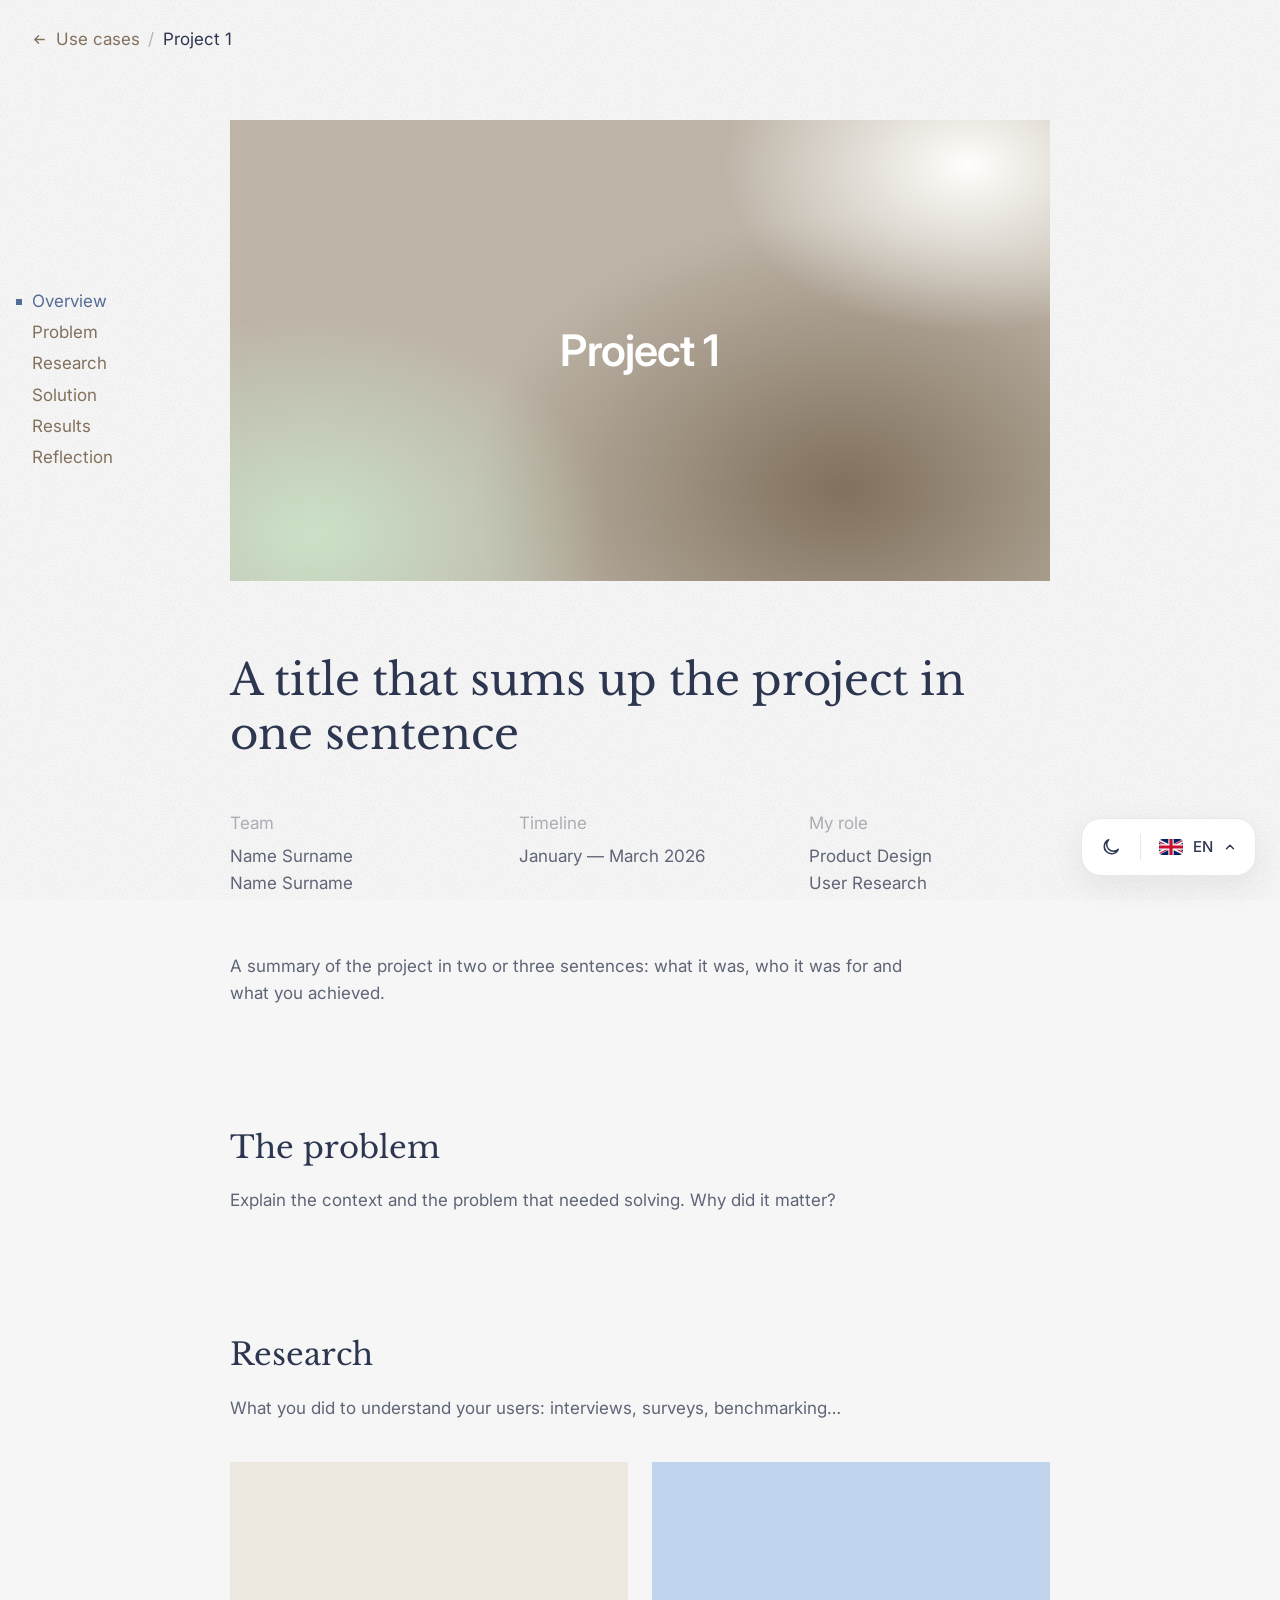
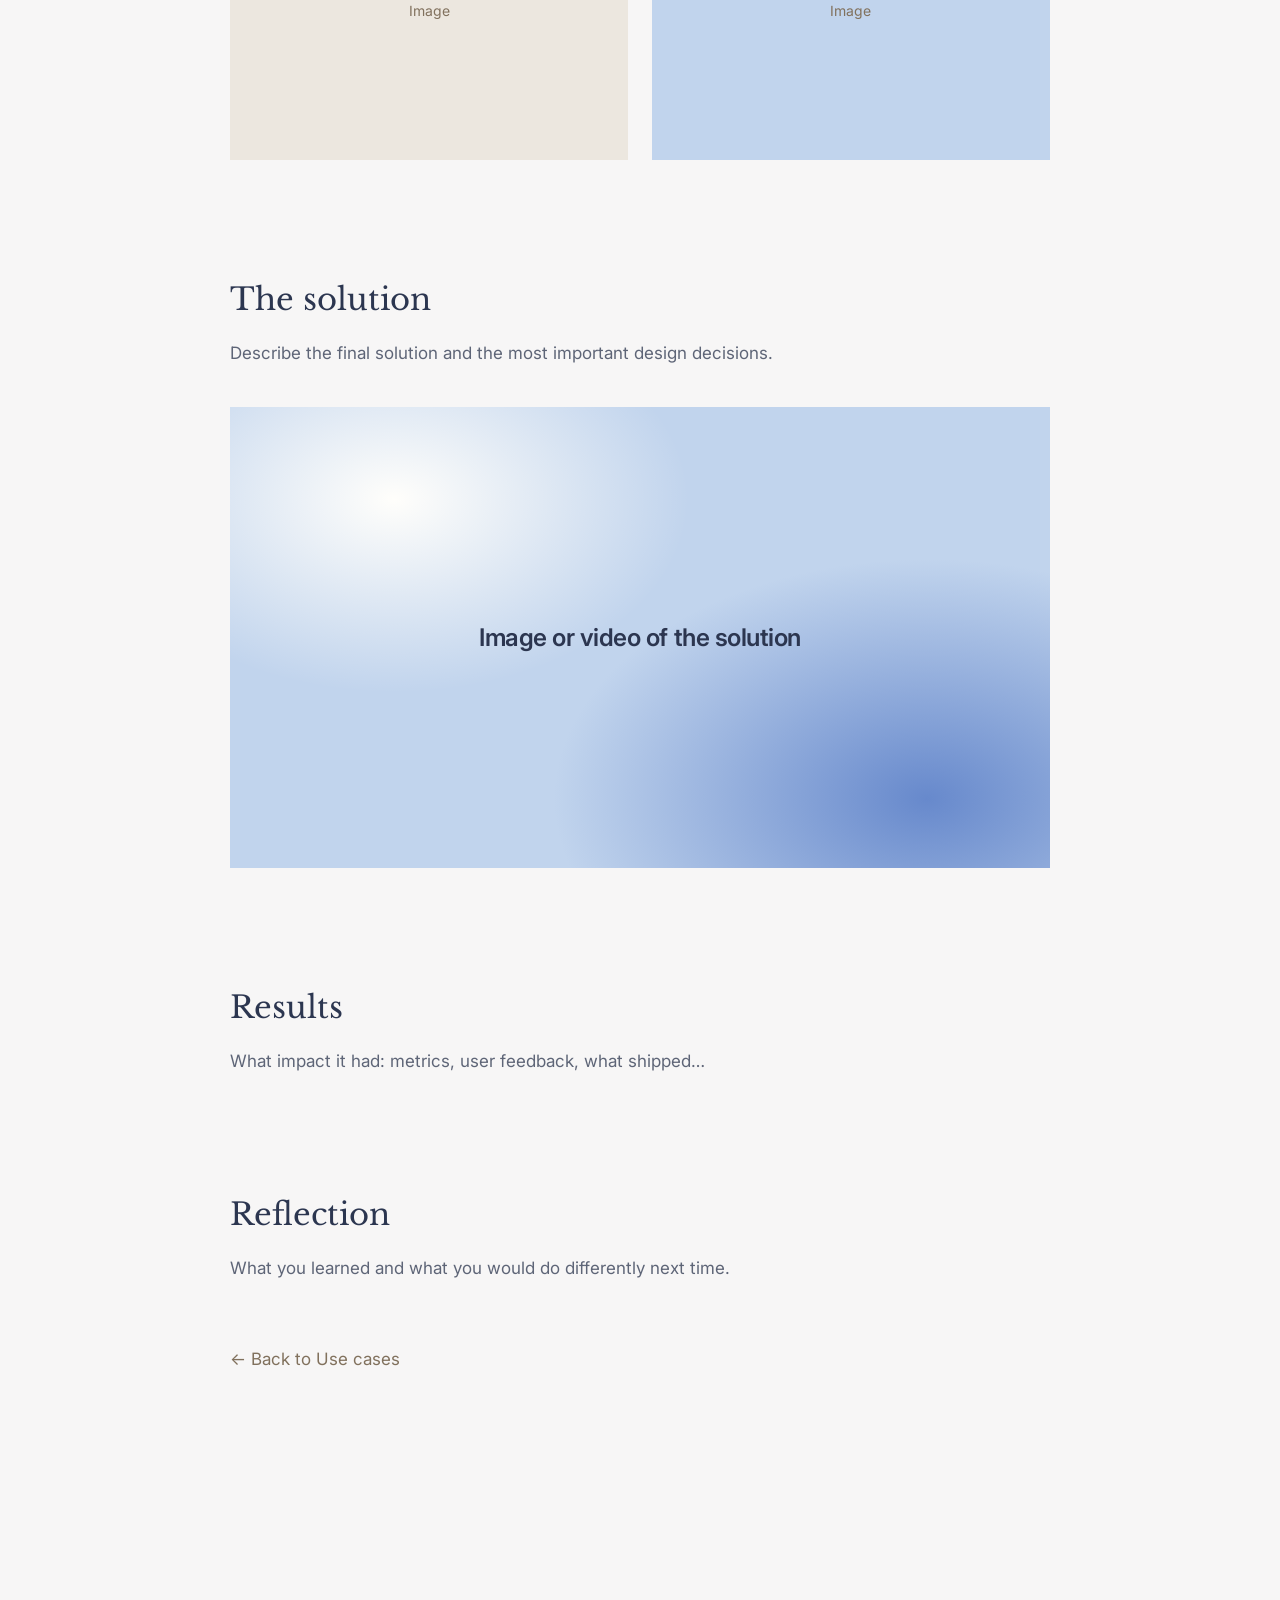
<file: proyecto-1.html>
<!doctype html>
<html lang="es">
<head>
  <meta charset="utf-8">
  <meta name="viewport" content="width=device-width, initial-scale=1">
  <!--
    PLANTILLA DE CASO DE ESTUDIO
    Para crear otro proyecto: duplica este archivo, llámalo proyecto-2.html, cambia los textos
    y en index.html pon href="proyecto-2.html" en la tarjeta correspondiente.
    Las traducciones de esta página están en textos.js (las etiquetas que empiezan por "caso1.").
    En tu copia, cambia "caso1." por "caso2." y añade esas traducciones nuevas en textos.js.
  -->
  <title data-i18n="caso1.pagina">Proyecto 1 — Natalia Rodríguez</title>
  <meta name="description" content="Caso de estudio de Natalia Rodríguez." data-i18n-content="caso.desc">

  <link rel="preconnect" href="https://fonts.googleapis.com">
  <link rel="preconnect" href="https://fonts.gstatic.com" crossorigin>
  <link href="https://fonts.googleapis.com/css2?family=Inter:wght@400;500;600&family=Libre+Baskerville:ital@0;1&display=swap" rel="stylesheet">

  <link rel="stylesheet" href="styles.css">
  <script>try{var t=localStorage.getItem("tema");if(t==="oscuro"||(!t&&matchMedia("(prefers-color-scheme: dark)").matches))document.documentElement.dataset.theme="dark"}catch(e){}</script>
</head>
<body>

  <div class="grain" aria-hidden="true"></div>
  <div class="cursor" aria-hidden="true"><span class="cursor__shape"></span><span class="cursor__label"></span></div>

  <!-- ===== MENÚ LATERAL: índice del caso de estudio ===== -->
  <aside class="sidebar">
    <a href="index.html#use-cases" class="sidebar__name crumb">
      <svg viewBox="0 0 16 16" width="15" height="15" fill="none" stroke="currentColor" stroke-width="1.4" stroke-linecap="round" stroke-linejoin="round"><path d="M13 8H3M7 4L3 8l4 4"/></svg>
      <span data-i18n="nav.usecases">Casos de uso</span> <span class="slash">/</span> <b data-i18n="caso1.nombre">Proyecto 1</b>
    </a>
    <!-- Cada enlace lleva a una sección de abajo (el texto después de # es el id de la sección) -->
    <nav class="sidebar__nav">
      <a href="#resumen" class="is-active" data-i18n="caso.resumen">Resumen</a>
      <a href="#problema" data-i18n="caso.problema">Problema</a>
      <a href="#investigacion" data-i18n="caso.investigacion">Investigación</a>
      <a href="#solucion" data-i18n="caso.solucion">Solución</a>
      <a href="#resultados" data-i18n="caso.resultados">Resultados</a>
      <a href="#reflexion" data-i18n="caso.reflexion">Reflexión</a>
    </nav>
  </aside>

  <main class="content case">

    <section id="resumen" data-section>
      <!-- Imagen de portada: igual que en las tarjetas, puedes poner un <img> dentro -->
      <div class="cover cover--earth case__cover reveal" data-tooltip="Proyecto 1" data-i18n-tooltip="caso1.nombre">
        <span class="cover__title" data-i18n="caso1.nombre">Proyecto 1</span>
      </div>

      <div class="case__body">
        <h1 class="case__title reveal" data-i18n="caso1.titulo">Un título que resuma el proyecto en una frase</h1>

        <div class="meta meta--3 reveal">
          <div>
            <p class="meta__label" data-i18n="caso.equipo">Equipo</p>
            <p class="meta__value" data-i18n="caso1.equipo">Nombre Apellido<br>Nombre Apellido</p>
          </div>
          <div>
            <p class="meta__label" data-i18n="caso.duracion">Duración</p>
            <p class="meta__value" data-i18n="caso1.duracion">Enero — Marzo 2026</p>
          </div>
          <div>
            <p class="meta__label" data-i18n="caso.rol">Mi rol</p>
            <p class="meta__value">Product Design<br>User Research</p>
          </div>
        </div>

        <p class="case__text reveal" data-i18n="caso1.resumen">Resumen del proyecto en dos o tres frases: qué era, para quién y qué conseguiste.</p>
      </div>
    </section>

    <section id="problema" class="case__section" data-section>
      <div class="case__body">
        <h2 class="case__heading reveal" data-i18n="caso1.h.problema">El problema</h2>
        <p class="case__text reveal" data-i18n="caso1.problema">Explica el contexto y el problema que había que resolver. ¿Por qué importaba?</p>
      </div>
    </section>

    <section id="investigacion" class="case__section" data-section>
      <div class="case__body">
        <h2 class="case__heading reveal" data-i18n="caso1.h.investigacion">Investigación</h2>
        <p class="case__text reveal" data-i18n="caso1.investigacion">Qué hiciste para entender a las personas usuarias: entrevistas, encuestas, benchmark…</p>
        <div class="img-grid reveal">
          <div class="photo" style="aspect-ratio: 4 / 3; --c:#ECE7DF" data-tooltip="Imagen" data-i18n-tooltip="caso.imagen"><span data-i18n="caso.imagen">Imagen</span></div>
          <div class="photo" style="aspect-ratio: 4 / 3; --c:#C1D4ED" data-tooltip="Imagen" data-i18n-tooltip="caso.imagen"><span data-i18n="caso.imagen">Imagen</span></div>
        </div>
      </div>
    </section>

    <section id="solucion" class="case__section" data-section>
      <div class="case__body">
        <h2 class="case__heading reveal" data-i18n="caso1.h.solucion">La solución</h2>
        <p class="case__text reveal" data-i18n="caso1.solucion">Describe la solución final y las decisiones de diseño más importantes.</p>
        <div class="cover cover--sky cover--dark reveal" style="aspect-ratio: 16 / 9" data-tooltip="Imagen grande" data-i18n-tooltip="caso.imagengrande">
          <span class="cover__title" data-i18n="caso1.imgsol">Imagen o vídeo de la solución</span>
        </div>
      </div>
    </section>

    <section id="resultados" class="case__section" data-section>
      <div class="case__body">
        <h2 class="case__heading reveal" data-i18n="caso1.h.resultados">Resultados</h2>
        <p class="case__text reveal" data-i18n="caso1.resultados">Qué impacto tuvo: métricas, feedback de usuarios, lo que se lanzó…</p>
      </div>
    </section>

    <section id="reflexion" class="case__section case__last" data-section>
      <div class="case__body">
        <h2 class="case__heading reveal" data-i18n="caso1.h.reflexion">Reflexión</h2>
        <p class="case__text reveal" data-i18n="caso1.reflexion">Qué aprendiste y qué harías diferente la próxima vez.</p>
        <a class="back-link" href="index.html#use-cases" data-i18n="caso.volver">← Volver a Casos de uso</a>
      </div>
    </section>

  </main>

  <script src="textos.js"></script>
  <script src="script.js"></script>
</body>
</html>
</file>
<file: styles.css>
/* =========================================================
   COLORES Y TIPOGRAFÍAS
   Cambia estos valores y se actualiza toda la web.
   ========================================================= */
/* Tu paleta:
   Neutral #FFFEFB · Earth #81715D · Caramel #BDB4A7 · Olive #8C9B6E
   Mint #CBE1C8 · Sky #C1D4ED · Ocean #6789CC · Blueberry #556D96 */
:root {
  --fondo: #F7F6F6;        /* color de fondo (con el grano queda #F4F3F3) */
  --texto: #2C3650;        /* Blueberry muy oscuro: texto principal */
  --texto-2: #5E6577;      /* texto secundario */
  --gris: #81715D;         /* Earth: menú, etiquetas, años */
  --gris-claro: #BDB4A7;   /* Caramel: barras "/" */
  --linea: #ECE7DF;        /* Caramel muy claro: líneas separadoras */
  --panel: #FFFFFF;        /* fondo de la barra de abajo */
  --panel-hover: #F4F1EB;  /* botón de la barra al pasar el ratón */
  --acento: #556D96;       /* Blueberry: menú activo y enlaces */
  --cursor: #8C9B6E;       /* Olive: cursor y etiqueta al pasar por imágenes */
  --cursor-texto: #FFFEFB; /* Neutral: color del texto dentro de la etiqueta */
  --hover: #8C9B6E;        /* Olive: color de los enlaces al pasar el ratón */
  --etiqueta: #ABADB5;     /* títulos de los apartados (Actualmente, Sobre mí…) */
  --titular: #2B3442;      /* tu nombre grande de la portada */

  --serif: "Libre Baskerville", Georgia, serif;
  --sans: "Inter", system-ui, -apple-system, sans-serif;

  --lateral: clamp(200px, 18vw, 340px);  /* ancho del menú lateral */
}

/* Modo oscuro */
:root[data-theme="dark"] {
  --fondo: #1A1D24;
  --texto: #FFFEFB;
  --texto-2: #CFC9BF;
  --gris: #BDB4A7;
  --gris-claro: #5C5649;
  --linea: #2C3039;
  --panel: #22262F;
  --panel-hover: #2E333E;
  --acento: #6789CC;       /* Ocean: se ve mejor sobre fondo oscuro */
  --etiqueta: #7E818B;
  --titular: #FFFEFB;
}

/* ===== Básicos ===== */
* { box-sizing: border-box; margin: 0; padding: 0; }
html { scroll-behavior: smooth; }
body {
  background: var(--fondo);
  color: var(--texto);
  font-family: var(--sans);
  font-size: 17px;
  line-height: 1.6;
  -webkit-font-smoothing: antialiased;
  transition: background-color .4s, color .4s;
}
a { color: inherit; text-decoration: none; }
/* Texto seleccionado: fondo verde claro (Mint al 40%) y letra en Olive */
::selection { background: rgba(203, 225, 200, .4); color: var(--hover); }
img { display: block; max-width: 100%; }
button { font: inherit; color: inherit; background: none; border: 0; }
.slash { color: var(--gris-claro); margin: 0 .2em; }
.muted { color: var(--gris); }

/* ===== Textura de grano ===== */
.grain {
  position: fixed;
  inset: 0;
  z-index: 0;
  pointer-events: none;
  opacity: .07;
  background-image: url("data:image/svg+xml,%3Csvg xmlns='http://www.w3.org/2000/svg' width='200' height='200'%3E%3Cfilter id='n'%3E%3CfeTurbulence type='fractalNoise' baseFrequency='.75' numOctaves='3' stitchTiles='stitch'/%3E%3CfeColorMatrix values='0 0 0 0 0 0 0 0 0 0 0 0 0 0 0 1.5 0 0 0 -0.6'/%3E%3C/filter%3E%3Crect width='100%25' height='100%25' filter='url(%23n)'/%3E%3C/svg%3E");
}
:root[data-theme="dark"] .grain { filter: invert(1); opacity: .12; }

/* ===== Menú lateral ===== */
.sidebar {
  position: fixed;
  top: 0;
  left: 0;
  bottom: 0;
  width: var(--lateral);
  padding: 26px 32px;
  z-index: 50;
}
.sidebar__name { color: var(--gris); transition: color .2s; display: inline-flex; align-items: center; gap: 8px; }
.sidebar__name:hover { color: var(--hover); }
.crumb { display: inline-block; white-space: nowrap; }
.crumb svg { display: inline-block; vertical-align: -2px; margin-right: 4px; }
.crumb b { font-weight: 400; color: var(--texto); }
.sidebar__nav {
  position: absolute;
  top: 32vh;
  left: 32px;
  display: flex;
  flex-direction: column;
  gap: 4px;
}
.sidebar__nav a {
  position: relative;
  color: var(--gris);
  transition: color .2s;
}
.sidebar__nav a:hover { color: var(--hover); }
.sidebar__nav a.is-active { color: var(--acento); }
.sidebar__nav a.is-active::before {
  content: "";
  position: absolute;
  left: -16px;
  top: 50%;
  width: 6px;
  height: 6px;
  background: var(--acento);
  transform: translateY(-50%);
}


/* ===== Contenido ===== */
.content {
  position: relative;
  z-index: 1;
  margin: 0 var(--lateral);
  max-width: 1320px;
}
@media (min-width: 1980px) {
  .content { margin: 0 auto; }
}

/* ===== Portada ===== */
.intro { padding-top: 64px; }
.hero {
  font-family: var(--serif);
  color: var(--titular);
  font-weight: 400;
  font-size: clamp(36px, 3.6vw, 56px);
  line-height: 1.15;
  letter-spacing: -0.015em;
}
.hero__role { margin-top: 10px; font-size: 21px; color: var(--texto-2); }
.meta {
  display: grid;
  grid-template-columns: repeat(2, minmax(0, max-content));
  gap: 24px 96px;
  margin-top: 72px;
}
.meta--3 { grid-template-columns: repeat(3, minmax(0, 1fr)); gap: 24px 48px; }
.meta--2 { grid-template-columns: repeat(2, minmax(0, max-content)); gap: 24px 96px; }
.meta__label { color: var(--etiqueta); margin-bottom: 6px; }
.meta__value { color: var(--texto-2); }

/* ===== Proyectos (mosaico de 2 columnas) ===== */
.work {
  display: grid;
  grid-template-columns: 1fr 1fr;
  gap: 24px;
  margin-top: 96px;
}
.work__col { display: flex; flex-direction: column; gap: 64px; }
.work__col:last-child { padding-top: 0; }
.card { display: block; }
.card__caption { margin-top: 14px; font-size: 18px; }

/* Portadas de proyecto (degradados de ejemplo hasta que pongas tus imágenes) */
.cover {
  position: relative;
  overflow: hidden;
  display: grid;
  place-items: center;
  color: #fff;
  background-color: #ddd;
  transition: transform .6s cubic-bezier(.2,.7,.2,1);
}
.card:hover .cover { transform: translateY(-4px); }
.cover img {
  position: absolute;
  inset: 0;
  width: 100%;
  height: 100%;
  object-fit: cover;
}
.cover__title {
  position: relative;
  font-size: clamp(18px, 1.9vw, 30px);
  font-weight: 600;
  letter-spacing: -0.02em;
  text-align: center;
  padding: 0 24px;
}
.cover--dark { color: #2C3650; }
.cover--earth {
  background:
    radial-gradient(60% 80% at 10% 90%, #CBE1C8 0%, transparent 60%),
    radial-gradient(50% 60% at 90% 10%, #FFFEFB 0%, transparent 60%),
    radial-gradient(70% 90% at 75% 80%, #81715D 0%, transparent 65%),
    #BDB4A7;
}
.cover--sky {
  background:
    radial-gradient(60% 70% at 20% 20%, #FFFEFB 0%, transparent 60%),
    radial-gradient(70% 80% at 85% 85%, #6789CC 0%, transparent 65%),
    #C1D4ED;
}
.cover--mint {
  background:
    radial-gradient(60% 70% at 80% 20%, #FFFEFB 0%, transparent 60%),
    radial-gradient(70% 80% at 15% 85%, #8C9B6E 0%, transparent 65%),
    #CBE1C8;
}
.cover--caramel {
  background:
    radial-gradient(60% 70% at 20% 20%, #FFFEFB 0%, transparent 60%),
    radial-gradient(70% 80% at 85% 85%, #BDB4A7 0%, transparent 65%),
    #E7E1D8;
}
/* Portadas con imagen del proyecto */
.cover--img { background: var(--bg, #EEE); }
.cover--img img { transition: transform .8s cubic-bezier(.2,.7,.2,1); }
.card:hover .cover--img img { transform: scale(1.03); }
.cover--phones { display: flex; justify-content: center; align-items: center; gap: 0; }
.cover--phones img { position: static; width: auto; height: 104%; object-fit: contain; margin: 0 -1px; }
.cover--dark-bg .cover__badge { color: #FFFEFB; background: rgba(6, 26, 43, .55); padding: 4px 10px; backdrop-filter: blur(6px); }
.cover--dark-bg .cover__badge i { background: #CBE1C8; }

.cover video { position: absolute; inset: 0; width: 100%; height: 100%; object-fit: cover; }
.cover--video .cover__badge { color: #2B3442; background: rgba(255, 254, 251, .8); padding: 4px 10px; backdrop-filter: blur(6px); }
.cover__hover { opacity: 0; transition: opacity .45s ease; background: var(--bg); object-fit: contain !important; }
.card:hover .cover__hover.is-playing { opacity: 1; }

/* Kidovo: logo centrado sobre el lila del proyecto */
.cover--kidovo { background: #8D7885; }
.cover--kidovo .cover__logo { position: static; width: 40%; height: auto; transition: transform .8s cubic-bezier(.2,.7,.2,1); }
.card:hover .cover--kidovo .cover__logo { transform: scale(1.04); }

/* The Garden People: foto de plantas + logo blanco */
.cover--plants { --bg: #4E5A48; }
.cover--plants .cover__bg { position: absolute; inset: 0; width: 100%; height: 100%; object-fit: cover; object-position: 40% 45%; }
.cover--plants::after { content: ""; position: absolute; inset: 0; background: linear-gradient(180deg, rgba(30, 38, 30, .25), rgba(30, 38, 30, .38)); }
.cover--plants .cover__logo { position: relative; z-index: 1; width: 34%; height: auto; filter: drop-shadow(0 2px 14px rgba(0, 0, 0, .25)); }
.cover--plants.cover--logo img.cover__bg { width: 100%; height: 100%; }

/* The Garden People: verde agua + melocotón */
.cover--tgp {
  --tgp-mint: #D3ECE8;
  --tgp-peach: #FCE4D4;
  background:
    radial-gradient(60% 80% at 10% 15%, #E6F5F2 0%, transparent 60%),
    linear-gradient(105deg, var(--tgp-mint) 0%, var(--tgp-mint) 45%, var(--tgp-peach) 100%);
}
.cover--blueolive {
  background:
    radial-gradient(70% 90% at 15% 15%, #6789CC 0%, transparent 60%),
    radial-gradient(70% 90% at 85% 90%, #8C9B6E 0%, transparent 65%),
    linear-gradient(120deg, #556D96, #8C9B6E);
}
.cover .cover__badge--light { color: #FFFEFB; }
.cover.cover--video .cover__badge--light { background: rgba(27, 52, 47, .88); color: #FFFEFB; border: 1px solid rgba(255, 254, 251, .18); backdrop-filter: blur(6px); }
.cover .cover__badge--light i { background: #FFFEFB; }
.cover__contain { position: absolute; inset: 0; width: 100%; height: 100%; object-fit: contain !important; }
.cover--logo img { position: static; width: 34%; height: auto; transition: transform .8s cubic-bezier(.2,.7,.2,1); }
.card:hover .cover--logo img { transform: scale(1.04); }

/* Etiqueta "En construcción" sobre una portada */
.cover__badge {
  position: absolute;
  top: 18px;
  right: 20px;
  display: inline-flex;
  align-items: center;
  gap: 8px;
  color: var(--acento);
  font-size: 16px;
  font-weight: 500;
}
.cover__badge i { width: 12px; height: 12px; background: var(--acento); }
.cover--ocean {
  background:
    radial-gradient(60% 70% at 15% 15%, #C1D4ED 0%, transparent 60%),
    radial-gradient(70% 80% at 85% 90%, #556D96 0%, transparent 65%),
    #6789CC;
}

/* ===== Secciones ===== */
.section { padding-top: 180px; }
.section__label { color: var(--etiqueta); margin-bottom: 16px; }
.section__title {
  font-family: var(--serif);
  font-weight: 400;
  font-size: clamp(28px, 2.8vw, 46px);
  line-height: 1.3;
  max-width: 24ch;
}

/* About me: descripción */
.bio { margin-top: 8px; max-width: 62ch; display: grid; gap: 18px; }
.bio p { font-size: 21px; line-height: 1.6; color: var(--texto-2); }

/* Experiencia y formación: filas "Puesto, Empresa ........ fechas" */
.sub-label { margin-top: 96px; color: var(--etiqueta); font-size: 17px; font-weight: 400; }
.rows { list-style: none; margin-top: 16px; max-width: 960px; }
.row {
  display: flex;
  justify-content: space-between;
  align-items: baseline;
  gap: 24px;
  padding: 18px 0;
  border-top: 1px solid var(--linea);
}
.row:last-child { border-bottom: 1px solid var(--linea); }
.row__title { color: var(--texto); }
.row__comma { color: var(--gris); }
.row__sub { color: var(--gris); }
.row__date { color: var(--gris); white-space: nowrap; text-align: right; }

/* Herramientas (iconos) e idiomas */
.extras {
  display: grid;
  grid-template-columns: 1fr 240px;
  gap: 48px;
  margin-top: 96px;
  max-width: 960px;
}
.extras .sub-label { margin: 0 0 16px; }
.tools { list-style: none; display: flex; flex-wrap: wrap; gap: 10px; }
.tool {
  width: 52px;
  height: 52px;
  display: grid;
  place-items: center;
  background: #FFFFFF;
  border: 1px solid var(--linea);
  border-radius: 14px;
  transition: transform .25s ease;
}
.tool:hover { transform: translateY(-3px); }
.tool svg, .tool img { width: 26px; height: 26px; }

/* About me: galería de fotos en mosaico */
.about { margin-top: 96px; }
.about .sub-label { margin-top: 0; }
.gallery {
  display: grid;
  grid-template-columns: repeat(3, 1fr);
  gap: 48px 24px;
  align-items: start;
  margin-top: 24px;
}
.gallery figcaption { color: var(--gris); margin-bottom: 14px; }
.photo-link { display: block; }
.photo-link .photo { transition: transform .6s cubic-bezier(.2,.7,.2,1); }
.photo-link:hover .photo { transform: translateY(-4px); }
/* La frase debajo de cada foto solo se ve en el móvil; en ordenador sale al pasar el ratón */
@media (hover: hover) and (pointer: fine) { .about__note { display: none; } }
.about__note { margin-top: 12px; color: var(--texto-2); font-size: 15px; line-height: 1.5; }
.photo {
  width: 100%;
  object-fit: cover;
  background: var(--c, #ECE7DF);
  display: grid;
  place-items: center;
  color: #81715D;
  font-size: 14px;
}
img.photo { display: block; height: auto; }

/* Contacto */
.contact { min-height: 90vh; display: flex; flex-direction: column; }
.contact__title {
  font-family: var(--serif);
  font-weight: 400;
  font-size: clamp(38px, 4.6vw, 80px);
  line-height: 1.2;
  letter-spacing: -0.015em;
}
.contact .meta { margin-top: 64px; max-width: 900px; }
.link {
  color: var(--texto-2);
  background-image: linear-gradient(currentColor, currentColor);
  background-size: 0% 1px;
  background-position: 0 100%;
  background-repeat: no-repeat;
  transition: background-size .35s, color .2s;
  overflow-wrap: anywhere;
}
/* Enlaces dentro de un texto (nombres de empresa) */
.inline-link {
  color: var(--texto);
  white-space: nowrap;
  text-decoration: underline;
  text-decoration-color: var(--gris-claro);
  text-decoration-thickness: 1px;
  text-underline-offset: 3px;
  transition: color .2s, text-decoration-color .2s;
}
.inline-link:hover { color: var(--hover); text-decoration-color: var(--hover); }
.link:hover { color: var(--hover); background-size: 100% 1px; }
.footer {
  margin-top: auto;
  padding: 120px 0 32px;
  color: var(--gris);
  font-size: 14px;
}

/* ===== Caso de estudio ===== */
.case { padding-top: 120px; }
.case__cover { aspect-ratio: 16 / 9; }
.case__cover .cover__title { font-size: clamp(24px, 3.4vw, 54px); }
.case__body { max-width: 980px; margin: 0 auto; }
.case__title {
  font-family: var(--serif);
  font-weight: 400;
  font-size: clamp(30px, 3.4vw, 56px);
  line-height: 1.25;
  margin-top: 72px;
}
.case .meta { margin-top: 48px; }
.case__section { padding-top: 120px; }
.case__last { min-height: 80vh; }
.case__heading {
  font-family: var(--serif);
  font-weight: 400;
  font-size: clamp(26px, 2.4vw, 40px);
  line-height: 1.3;
}
.case__text { margin-top: 20px; color: var(--texto-2); max-width: 62ch; }
#resumen .case__text { margin-top: 56px; }
.case__body > .cover, .img-grid { margin-top: 40px; }
.img-grid { display: grid; grid-template-columns: 1fr 1fr; gap: 24px; }
.back-link { display: inline-block; margin-top: 64px; color: var(--gris); transition: color .2s; }
.back-link:hover { color: var(--hover); }

/* ===== Barra flotante de abajo: modo oscuro + idioma ===== */
.controls {
  position: fixed;
  right: 24px;
  bottom: 24px;
  z-index: 800;
  display: flex;
  align-items: center;
  gap: 2px;
  padding: 6px;
  background: var(--panel);
  border: 1px solid var(--linea);
  border-radius: 20px;
  box-shadow: 0 10px 30px rgba(44, 54, 80, .08);
  transition: background-color .4s, border-color .4s;
}
.controls__btn {
  height: 44px;
  min-width: 44px;
  padding: 0 12px;
  display: inline-flex;
  align-items: center;
  justify-content: center;
  gap: 10px;
  border-radius: 14px;
  color: var(--texto);
  cursor: pointer;
  transition: background-color .2s;
}
.controls__btn:hover,
.controls__btn[aria-expanded="true"] { background: var(--panel-hover); }
.controls__btn:focus-visible,
.lang__option:focus-visible { outline: 2px solid var(--acento); outline-offset: 2px; }
.controls__sep { width: 1px; height: 26px; background: var(--linea); margin: 0 4px; }
.icon-sun { display: none; }
:root[data-theme="dark"] .icon-sun { display: block; }
:root[data-theme="dark"] .icon-moon { display: none; }

.lang { position: relative; }
.lang__code { font-size: 15px; font-weight: 500; }
.lang__chev { transition: transform .2s; }
.lang__btn[aria-expanded="true"] .lang__chev { transform: rotate(180deg); }
.lang__menu {
  position: absolute;
  right: 0;
  bottom: calc(100% + 14px);
  min-width: 210px;
  list-style: none;
  padding: 6px;
  background: var(--panel);
  border: 1px solid var(--linea);
  border-radius: 18px;
  box-shadow: 0 14px 40px rgba(44, 54, 80, .12);
  opacity: 0;
  visibility: hidden;
  transform: translateY(6px);
  transition: opacity .18s, transform .18s, visibility .18s;
}
.lang.is-open .lang__menu { opacity: 1; visibility: visible; transform: none; }
.lang__option {
  width: 100%;
  display: flex;
  align-items: center;
  gap: 14px;
  padding: 11px 12px;
  border-radius: 12px;
  font-size: 16px;
  color: var(--texto);
  text-align: left;
  cursor: pointer;
  transition: background-color .2s;
}
.lang__option:hover { background: var(--panel-hover); }
.lang__check { margin-left: auto; opacity: 0; }
.lang__option[aria-current="true"] .lang__check { opacity: 1; }

/* Banderas */
.flag {
  flex: none;
  width: 24px;
  height: 16px;
  border-radius: 4px;
  background-size: cover;
  background-position: center;
  box-shadow: inset 0 0 0 1px rgba(0, 0, 0, .08);
}
.flag--es { background-image: url("data:image/svg+xml,%3Csvg xmlns='http://www.w3.org/2000/svg' viewBox='0 0 3 2'%3E%3Crect width='3' height='2' fill='%23AA151B'/%3E%3Crect y='.5' width='3' height='1' fill='%23F1BF00'/%3E%3C/svg%3E"); }
.flag--ca { background-image: url("data:image/svg+xml,%3Csvg xmlns='http://www.w3.org/2000/svg' viewBox='0 0 9 6'%3E%3Crect width='9' height='6' fill='%23FCDD09'/%3E%3Cpath d='M0 1h9M0 2.333h9M0 3.667h9M0 5h9' stroke='%23DA121A' stroke-width='.667'/%3E%3C/svg%3E"); }
.flag--en { background-image: url("data:image/svg+xml,%3Csvg xmlns='http://www.w3.org/2000/svg' viewBox='0 0 60 30'%3E%3CclipPath id='t'%3E%3Cpath d='M30,15h30v15zv15h-30zh-30v-15zv-15h30z'/%3E%3C/clipPath%3E%3Cpath d='M0,0v30h60v-30z' fill='%23012169'/%3E%3Cpath d='M0,0 60,30M60,0 0,30' stroke='%23fff' stroke-width='6'/%3E%3Cpath d='M0,0 60,30M60,0 0,30' clip-path='url(%23t)' stroke='%23C8102E' stroke-width='4'/%3E%3Cpath d='M30,0v30M0,15h60' stroke='%23fff' stroke-width='10'/%3E%3Cpath d='M30,0v30M0,15h60' stroke='%23C8102E' stroke-width='6'/%3E%3C/svg%3E"); }

/* =========================================================
   CASO DE ESTUDIO (Piper y los siguientes)
   ========================================================= */
.pcase { padding-top: 96px; }
.pc-narrow { max-width: 720px; margin-left: auto; margin-right: auto; }
.pc-wide { max-width: 1040px; margin: 56px auto 0; }
.pc-title {
  font-family: var(--serif);
  font-weight: 400;
  font-size: clamp(40px, 4vw, 64px);
  line-height: 1.1;
  color: var(--titular);
}
.pc-lead { margin-top: 24px; font-size: 20px; line-height: 1.6; color: var(--texto-2); }
.pc-split { display: grid; grid-template-columns: 200px minmax(0, 720px); gap: 64px; justify-content: center; margin-top: 72px; }
.pc-meta div { margin-bottom: 22px; }
.pc-meta dt { color: var(--etiqueta); font-size: 15px; }
.pc-meta dd { color: var(--texto-2); }
.pc-section { padding-top: 140px; }
.pc-gap { margin-top: 72px; }
.pc-media-block { margin-top: 96px; }
.pc-section--near { padding-top: 72px; }
.pc-note { font-size: 14px; color: var(--etiqueta); }
.pc-h2 {
  font-family: var(--serif);
  font-weight: 400;
  font-size: clamp(28px, 2.6vw, 40px);
  line-height: 1.25;
  color: var(--titular);
  margin-bottom: 8px;
}
.pc-h3 {
  font-family: var(--serif);
  font-weight: 400;
  font-size: 24px;
  line-height: 1.3;
  color: var(--titular);
  margin-top: 56px;
}
.pc-kicker { color: var(--etiqueta); margin-bottom: 8px; }
.pc-text { margin-top: 16px; color: var(--texto-2); line-height: 1.7; }
.pc-strong { color: var(--texto); font-size: 19px; }
.pc-block { margin-top: 96px; }

/* Lista numerada de tareas */
.pc-tasks {
  list-style: none;
  counter-reset: tarea;
  margin-top: 24px;
  display: grid;
  grid-template-columns: 1fr 1fr;
  gap: 0 32px;
}
.pc-tasks li {
  counter-increment: tarea;
  display: flex;
  gap: 14px;
  padding: 12px 0;
  border-top: 1px solid var(--linea);
  color: var(--texto-2);
}
.pc-tasks li::before { content: counter(tarea, decimal-leading-zero); color: var(--etiqueta); min-width: 22px; }

.pc-toolkit { margin-top: 24px; }

/* Lista de preguntas */
.pc-bullets { list-style: none; margin-top: 20px; display: grid; gap: 10px; }
.pc-bullets li { position: relative; padding-left: 22px; color: var(--texto-2); }
.pc-bullets li::before {
  content: "";
  position: absolute;
  left: 0;
  top: .7em;
  width: 6px;
  height: 6px;
  background: var(--hover);
}

/* Cita del problema */
.pc-quote {
  margin-top: 28px;
  padding-left: 24px;
  border-left: 2px solid var(--hover);
  font-family: var(--serif);
  font-size: 21px;
  line-height: 1.6;
  color: var(--texto);
}
.pc-quote p + p { margin-top: 16px; }

/* Cifras de mercado */
.pc-stats { display: grid; grid-template-columns: repeat(3, 1fr); gap: 24px; margin-top: 40px; }
.pc-stats div { padding-top: 18px; border-top: 1px solid var(--linea); display: flex; flex-direction: column; gap: 6px; }
.pc-stats strong { white-space: nowrap; font-family: var(--serif); font-weight: 400; font-size: clamp(26px, 2.5vw, 36px); line-height: 1.1; color: var(--titular); }
.pc-stats span { color: var(--texto-2); font-size: 15px; }

/* Piper AI × Aircall: etiqueta, tabla antes/después, capturas */
.pc-badge { display: inline-flex; align-items: center; gap: 8px; font-size: 14px; font-weight: 500; color: var(--acento); }
.pc-badge i { width: 10px; height: 10px; background: var(--acento); }
.pc-ba { width: 100%; border-collapse: separate; border-spacing: 0; border: 1px solid var(--linea); border-radius: 16px; overflow: hidden; font-size: 15px; background: var(--panel); }
.pc-ba th, .pc-ba td { text-align: left; padding: 14px 18px; border-bottom: 1px solid var(--linea); vertical-align: top; }
.pc-ba tr:last-child th, .pc-ba tr:last-child td { border-bottom: 0; }
.pc-ba thead th { font-size: 13px; color: var(--etiqueta); font-weight: 600; }
.pc-ba tbody th { color: var(--etiqueta); font-weight: 500; width: 18%; }
.pc-ba td { color: var(--texto-2); width: 38%; }
.pc-ba .pc-ba__now { color: var(--texto); background: color-mix(in srgb, var(--hover) 9%, transparent); }
.pc-ba thead .pc-ba__now { color: var(--hover); }
.pc-shot { display: block; width: 100%; height: auto; border-radius: 16px; background: #F6F5EE; }
figure.pc-wide { margin-top: 40px; }
.pc-cap { margin-top: 12px; font-size: 14px; color: var(--etiqueta); text-align: center; }

/* Enlaces de prensa */
.pc-press { display: grid; grid-template-columns: 1fr 1fr; gap: 16px; margin-top: 20px; }
.pc-press__item { display: flex; flex-direction: column; gap: 10px; padding: 20px 22px; border: 1px solid var(--linea); border-radius: 16px; background: var(--panel); transition: border-color .2s, transform .3s; }
.pc-press__item:hover { border-color: var(--hover); transform: translateY(-3px); }
.pc-press__src { font-size: 13px; font-weight: 600; color: var(--etiqueta); letter-spacing: .02em; }
.pc-press__q { font-family: var(--serif); font-size: 18px; line-height: 1.45; color: var(--texto); }
.pc-press__cta { margin-top: auto; font-size: 14px; font-weight: 600; color: var(--hover); }

/* Rejillas de imágenes */
.pc-grid { display: grid; gap: 24px; align-items: start; }
.pc-grid--2 { grid-template-columns: 1fr 1fr; }
.pc-grid--3 { grid-template-columns: repeat(3, 1fr); }
.pc-tight { margin-top: 24px; }

.pc-stats--1 { grid-template-columns: 1fr; margin-top: 32px; }
.pc-stats--1 span { font-size: 17px; max-width: 46ch; }

.pc-stats + .pc-narrow { margin-top: 24px; }

/* Pasos numerados (Cómo lo haría hoy) */
.pc-steps { list-style: none; counter-reset: paso; margin-top: 24px; display: grid; gap: 20px; }
.pc-steps > li { counter-increment: paso; display: grid; grid-template-columns: 36px 1fr; color: var(--texto-2); line-height: 1.7; }
.pc-steps > li::before { content: counter(paso, decimal-leading-zero); color: var(--etiqueta); }
.pc-steps > li > * { grid-column: 2; }
.pc-steps .pc-bullets { margin-top: 14px; }

/* Brushstrokes: proyectos con filas de imágenes a la misma altura */
.bs-project + .bs-project { margin-top: 64px; }
.bs-project .pc-h3 { margin-top: 0; }
.bs-project .pc-text { margin-top: 6px; }
.bs-rows { display: grid; gap: 16px; margin-top: 24px; }
.bs-row { display: flex; gap: 16px; }
.bs-cell, .bs-stack { min-width: 0; }
.bs-stack { display: flex; flex-direction: column; gap: 16px; }
.bs-row img { display: block; width: 100%; height: auto; border-radius: 14px; background: #FFFFFF; }
@media (max-width: 800px) {
  .bs-row { gap: 8px; }
  .bs-stack { gap: 8px; }
  .bs-rows { gap: 8px; }
  .bs-row img { border-radius: 8px; }
}

/* Brushstrokes: rejilla de proyectos (antigua) */
.bs-grid { display: grid; grid-template-columns: 1fr 1fr; gap: 56px 24px; align-items: start; }
.bs-main {
  aspect-ratio: 4 / 3;
  background: #EFEAE2;
  border-radius: 14px;
  overflow: hidden;
  display: grid;
  place-items: center;
}
.bs-main img { width: 100%; height: 100%; object-fit: contain; transition: transform .8s cubic-bezier(.2,.7,.2,1); }
.bs-item:hover .bs-main img { transform: scale(1.03); }
.bs-thumbs { display: grid; grid-template-columns: repeat(var(--n), 1fr); gap: 8px; margin-top: 8px; }
.bs-thumbs img {
  width: 100%;
  height: auto;
  aspect-ratio: 1;
  object-fit: cover;
  border-radius: 8px;
  background: #EFEAE2;
}
.bs-item__title { margin-top: 16px; font-family: var(--serif); font-weight: 400; font-size: 22px; color: var(--titular); }
.bs-item__text { margin-top: 6px; color: var(--texto-2); font-size: 15px; }

/* Tarjetas blancas (branding) */
.pc-cards { display: grid; gap: 24px; margin-top: 24px; }
.pc-cards--2 { grid-template-columns: 1fr 1fr; }
.pc-card { background: #FFFFFF; border-radius: 20px; overflow: hidden; }
:root[data-theme="dark"] .pc-card { background: var(--panel); }

/* Huecos de imagen o vídeo: se rellenan solos al subir el archivo */
.media {
  position: relative;
  width: 100%;
  overflow: hidden;
  border-radius: 14px;
  border: 1px dashed var(--gris-claro);
  display: grid;
  place-items: center;
  text-align: center;
}
.pc-card .media { border-radius: 0; }
.pc-card .media:not(.is-loaded) { min-height: 120px; }
.media__hint { display: grid; gap: 4px; padding: 16px; font-size: 13px; color: var(--gris); }
.media__hint b { font-weight: 500; font-size: 15px; color: var(--texto-2); }
.media.is-loaded { border: 0; display: block; }
.media img, .media video { display: block; width: 100%; height: auto; }

/* Web y artículos de prensa */
.pc-link { display: grid; grid-template-columns: 280px 1fr; gap: 40px; align-items: center; margin-top: 24px; }
.pc-link + .pc-link { margin-top: 40px; }
.pc-link__title { font-size: 22px; color: var(--texto); }
.pc-link__quote { margin: 10px 0 18px; color: var(--texto-2); }
.pc-btn {
  display: inline-block;
  margin-top: 14px;
  padding: 7px 14px;
  background: #2B3442;
  color: #FFFEFB;
  font-size: 15px;
  transition: background-color .2s;
}
.pc-link__quote + .pc-btn { margin-top: 0; }
.pc-btn:hover { background: var(--hover); }
.pc-last { min-height: 80vh; }

@media (max-width: 800px) {
  .pcase { padding-top: 32px; }
  .case-nav { display: none; }
  .pc-ba th, .pc-ba td { padding: 10px 12px; font-size: 13px; }
  .pc-press { grid-template-columns: 1fr; }
  .pc-split, .pc-cards--2, .pc-stats, .pc-link, .pc-tasks, .pc-grid--2, .pc-grid--3, .bs-grid { grid-template-columns: 1fr; }
  .pc-split { gap: 40px; margin-top: 48px; }
  .pc-section { padding-top: 96px; }
  .pc-lead { font-size: 18px; }
  .pc-quote { font-size: 18px; }
  .pc-link { gap: 20px; }
}

/* ===== Vista previa de las webs al pasar el ratón por un enlace ===== */
.preview {
  position: fixed;
  left: 0;
  top: 0;
  z-index: 950;
  width: 320px;
  aspect-ratio: 16 / 10;
  overflow: hidden;
  pointer-events: none;
  background: var(--panel);
  border: 1px solid var(--linea);
  box-shadow: 0 18px 40px rgba(43, 52, 66, .18);
  opacity: 0;
  transform: translateY(6px);
  transition: opacity .2s, transform .2s;
}
.preview.is-visible { opacity: 1; transform: none; }
.preview img { width: 100%; height: 100%; object-fit: cover; object-position: top; }
/* Mientras se carga la captura: recuadro con un brillo suave */
.preview.is-loading {
  background: linear-gradient(100deg, var(--panel) 30%, var(--panel-hover) 50%, var(--panel) 70%);
  background-size: 200% 100%;
  animation: brillo 1.2s linear infinite;
}
@keyframes brillo { to { background-position: -200% 0; } }

/* Menú del email */
.mail-menu { position: absolute; left: 0; top: calc(100% + 10px); z-index: 40; min-width: 220px; display: grid; padding: 6px; background: var(--panel); border-radius: 14px; box-shadow: 0 16px 40px -12px rgba(27, 52, 47, .3), 0 0 0 1px var(--linea); animation: mailIn .18s ease; }
.mail-menu a, .mail-menu button { text-align: left; padding: 9px 12px; border-radius: 9px; font: inherit; font-size: 15px; color: var(--texto); background: none; border: 0; cursor: pointer; }
.mail-menu a:hover, .mail-menu button:hover { background: var(--panel-hover); color: var(--hover); }
@keyframes mailIn { from { opacity: 0; transform: translateY(-4px); } }

/* ===== Cursor personalizado ===== */
.cursor {
  position: fixed;
  left: 0;
  top: 0;
  z-index: 1000;
  pointer-events: none;
  display: flex;
  align-items: center;
  gap: 6px;
  opacity: 0;
  transition: opacity .2s;
  will-change: transform;
}
.cursor.is-visible { opacity: 1; }
.cursor__shape {
  width: 12px;
  height: 12px;
  background: var(--cursor);
  transition: width .18s, height .18s;
}
.cursor.is-text .cursor__shape { width: 2px; height: var(--caret, 24px); }
.cursor__label {
  max-width: 300px;
  background: var(--cursor);
  color: var(--cursor-texto);
  font: 400 15px/1.35 var(--sans);
  padding: 4px 9px;
  opacity: 0;
  transform: scale(.85);
  transform-origin: left center;
  transition: opacity .18s, transform .18s;
}
.cursor.has-label .cursor__label { opacity: 1; transform: none; }
.cursor.is-flipped { flex-direction: row-reverse; }
.cursor.is-flipped .cursor__label { transform-origin: right center; }
html.has-cursor, html.has-cursor * { cursor: none !important; }

/* ===== Animación al hacer scroll ===== */
.reveal { opacity: 0; transform: translateY(20px); transition: opacity .9s ease, transform .9s ease; }
.reveal.visible { opacity: 1; transform: none; }
@media (prefers-reduced-motion: reduce) {
  html { scroll-behavior: auto; }
  .reveal { opacity: 1; transform: none; transition: none; }
}

/* ===== Tablet y móvil ===== */
@media (max-width: 1100px) {
  :root { --lateral: 200px; }
  .content { margin-right: 48px; }
  .gallery { grid-template-columns: repeat(2, 1fr); }
}

@media (max-width: 800px) {
  body { font-size: 16px; }
  .sidebar {
    position: sticky;
    width: auto;
    bottom: auto;
    padding: 16px 16px 12px;
    background: color-mix(in srgb, var(--fondo) 88%, transparent);
    backdrop-filter: blur(12px);
    -webkit-backdrop-filter: blur(12px);
  }
  .sidebar__nav {
    position: static;
    flex-direction: row;
    flex-wrap: wrap;
    gap: 4px 20px;
    margin-top: 6px;
  }
  .sidebar__nav a.is-active::before { display: none; }
  .content { margin: 0 16px; }
  .controls { right: 16px; bottom: 16px; }
  .footer { padding-bottom: 96px; }
  .intro { padding-top: 40px; }
  .meta, .meta--3 { grid-template-columns: 1fr; gap: 20px; margin-top: 40px; }
  .intro .meta__value br { display: none; }
  .work { display: flex; flex-direction: column; gap: 48px; margin-top: 56px; }
  .work__col { display: contents; }
  .card { order: var(--o); }
  .card__caption { font-size: 16px; }
  .section { padding-top: 112px; }
  .row { flex-direction: column; gap: 2px; padding: 14px 0; }
  .row__date { text-align: left; }
  .extras { grid-template-columns: 1fr; gap: 40px; }
  .bio p { font-size: 18px; }
  .sub-label { margin-top: 64px; }
  .extras { margin-top: 48px; }
  .gallery { gap: 32px 16px; margin-top: 32px; }
  .about { margin-top: 80px; }
  .about__note { font-size: 14px; }
  .case { padding-top: 32px; }
  .case__title { margin-top: 40px; }
  .case__section { padding-top: 80px; }
  .img-grid { grid-template-columns: 1fr; }
}
</file>
